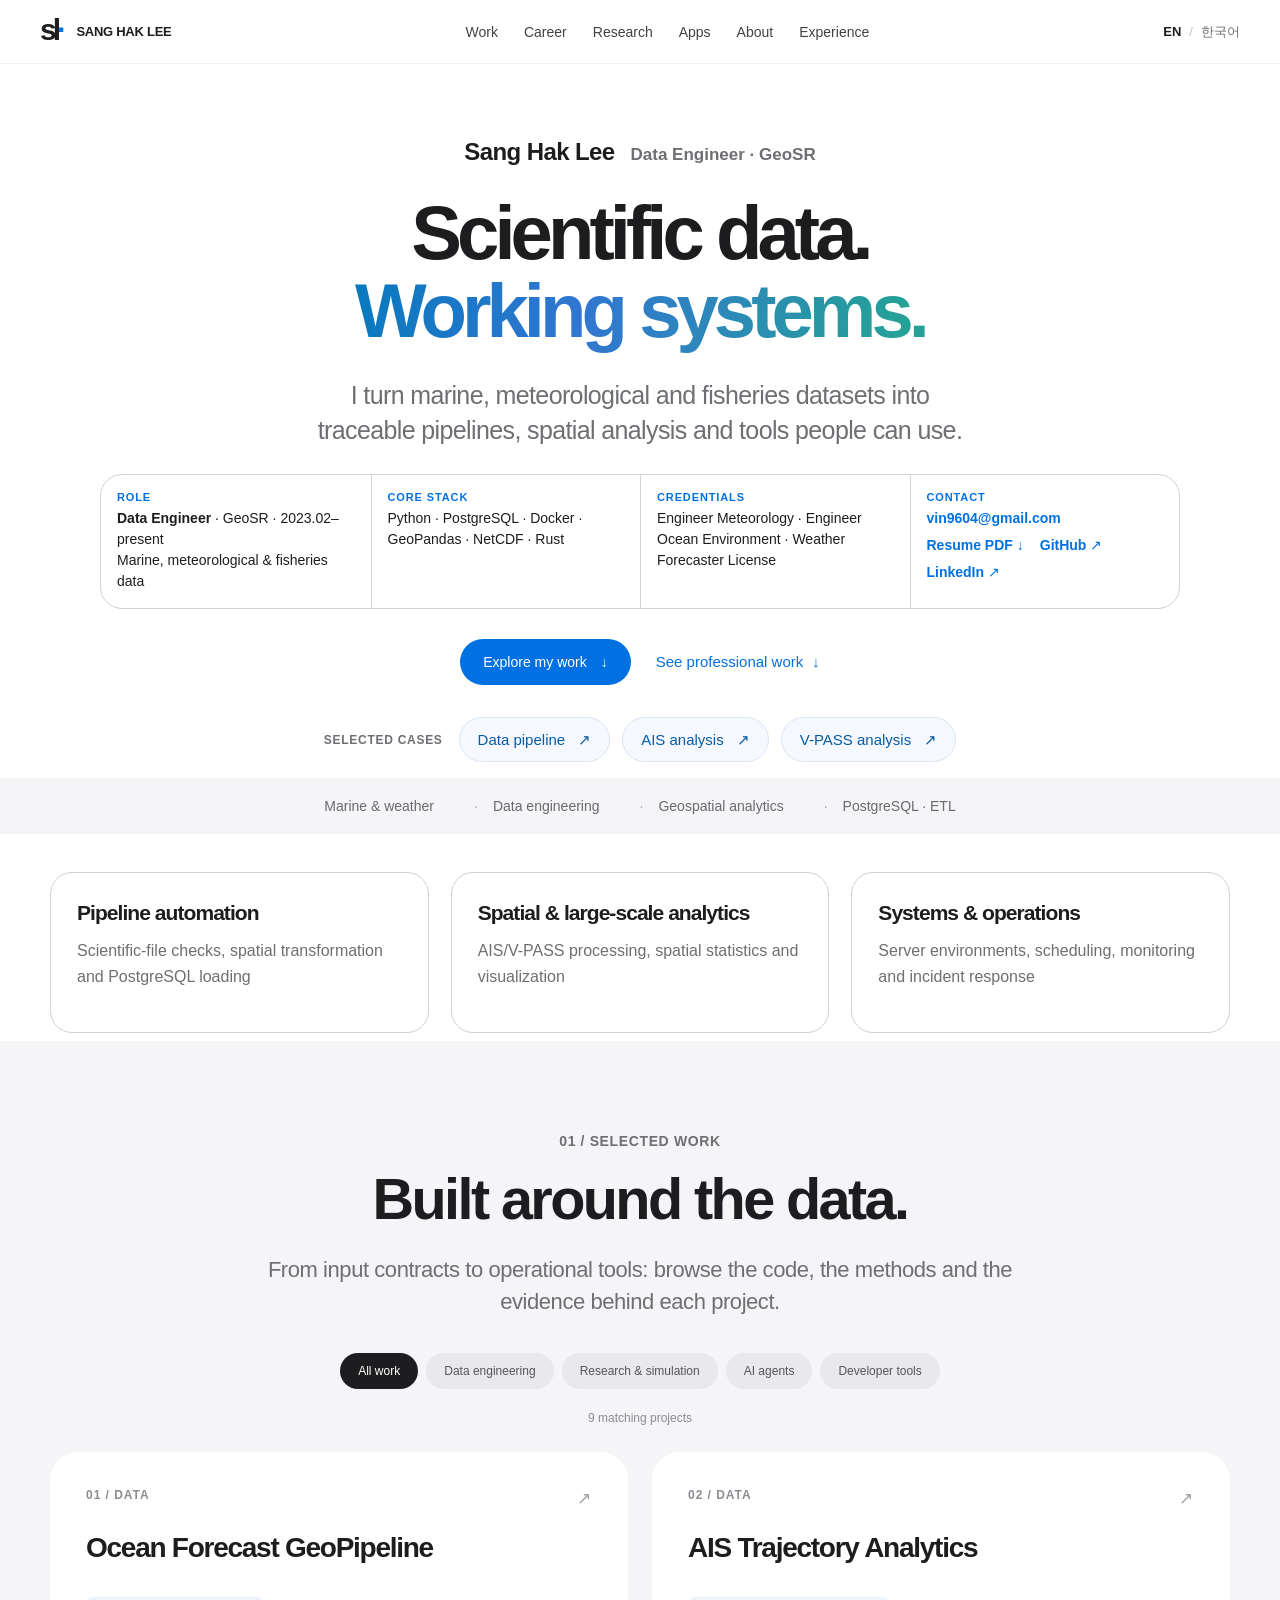
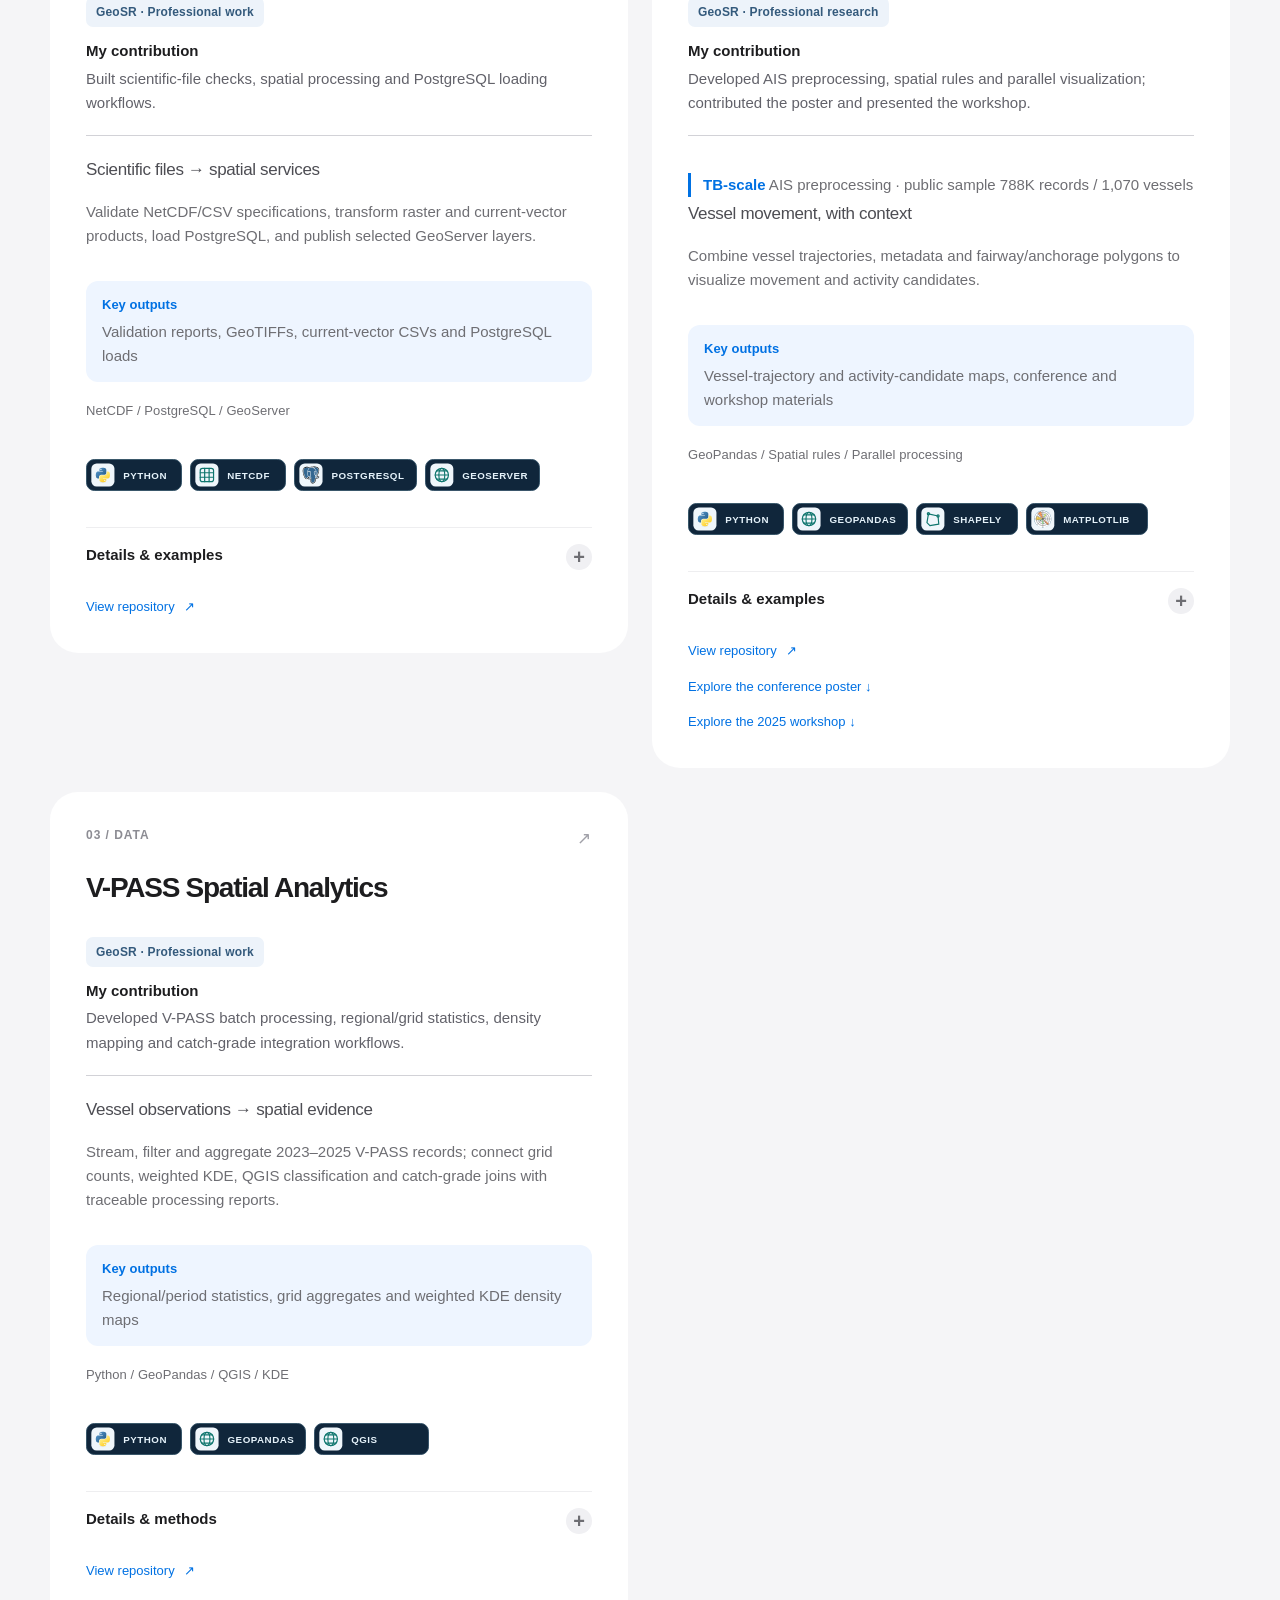
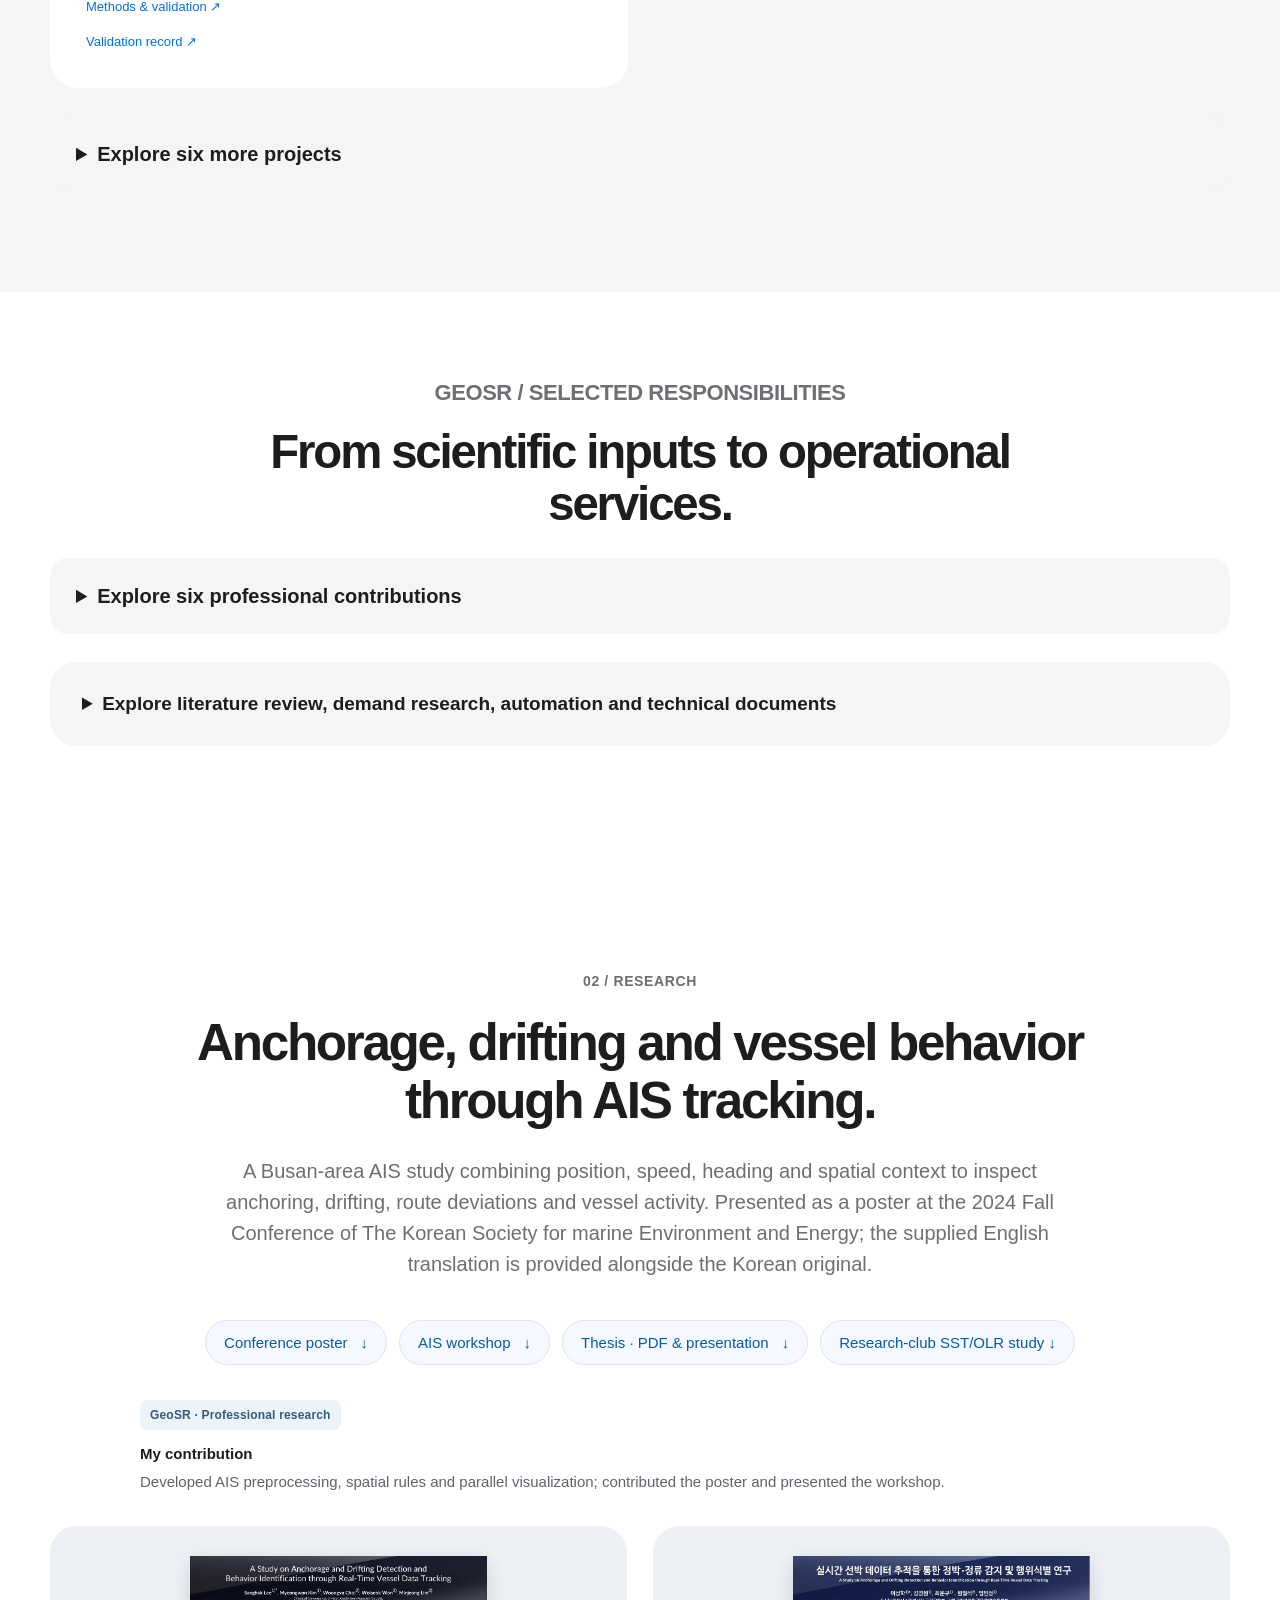
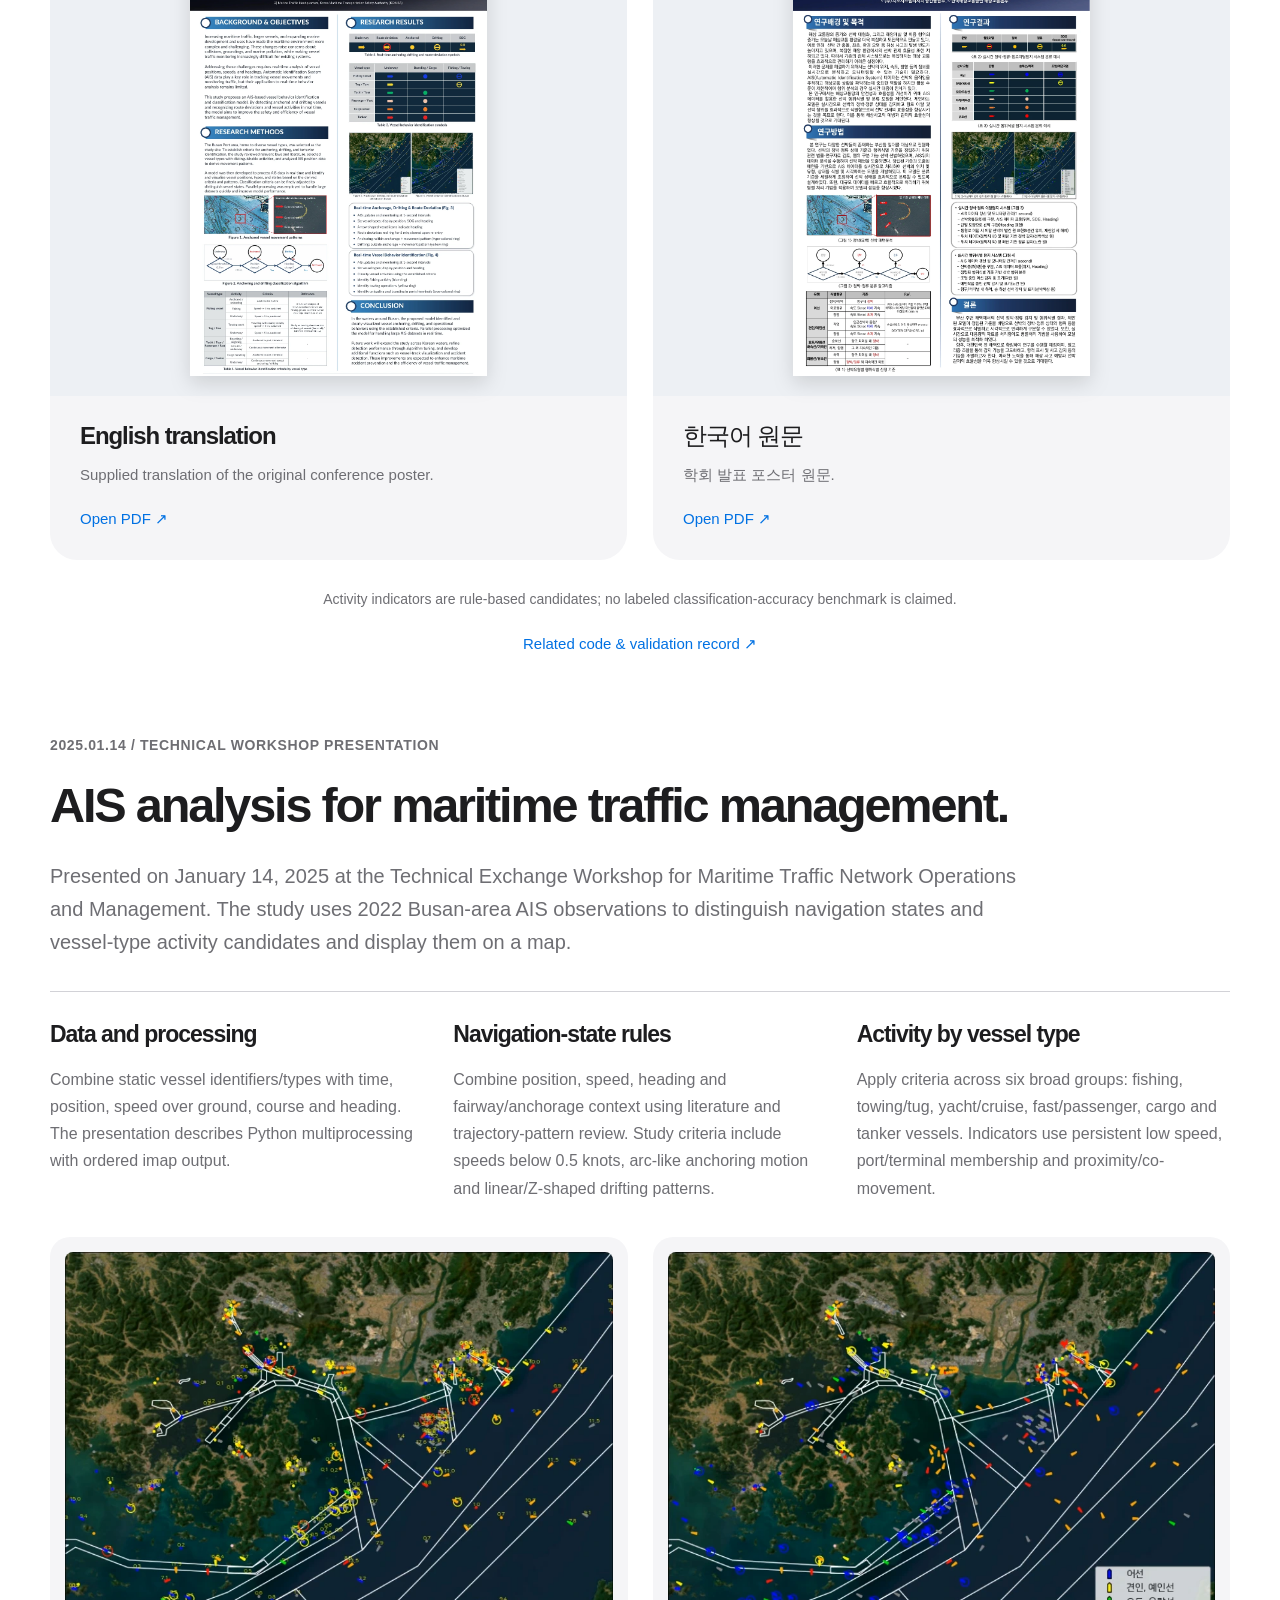
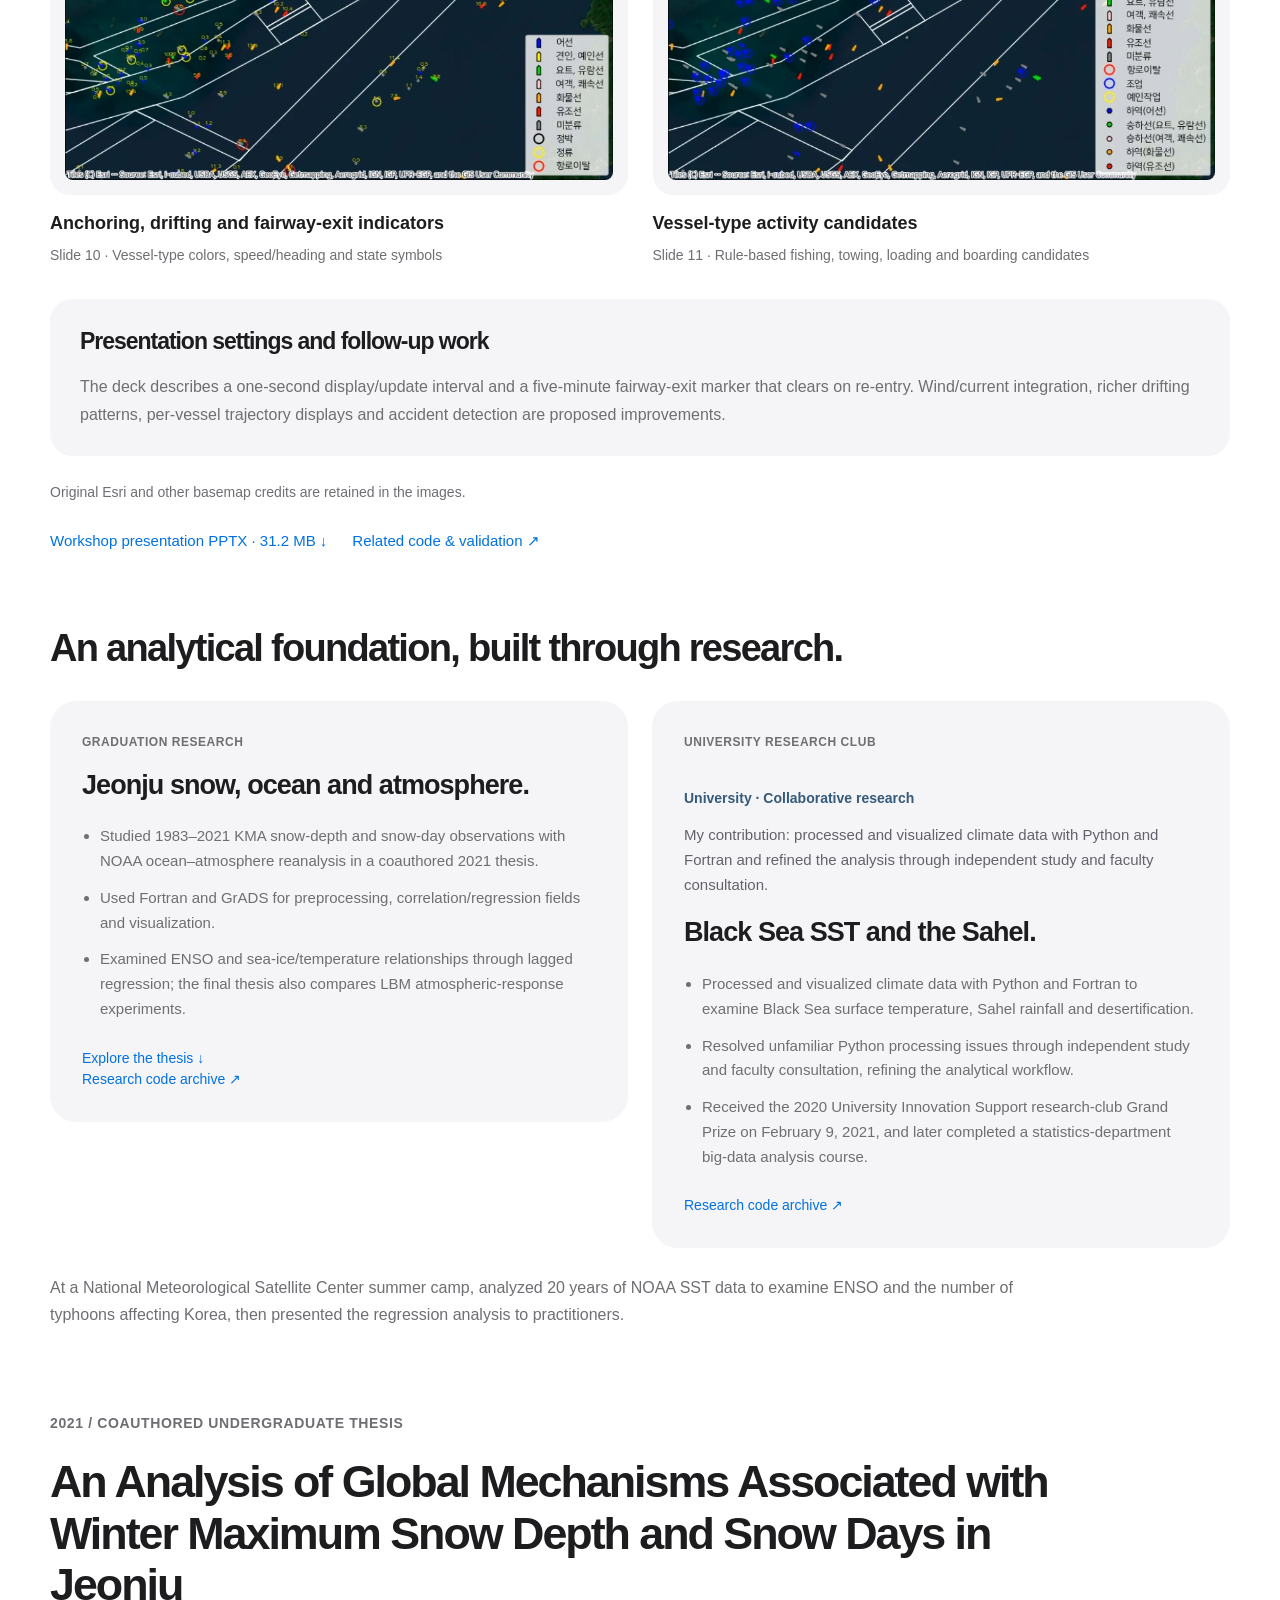
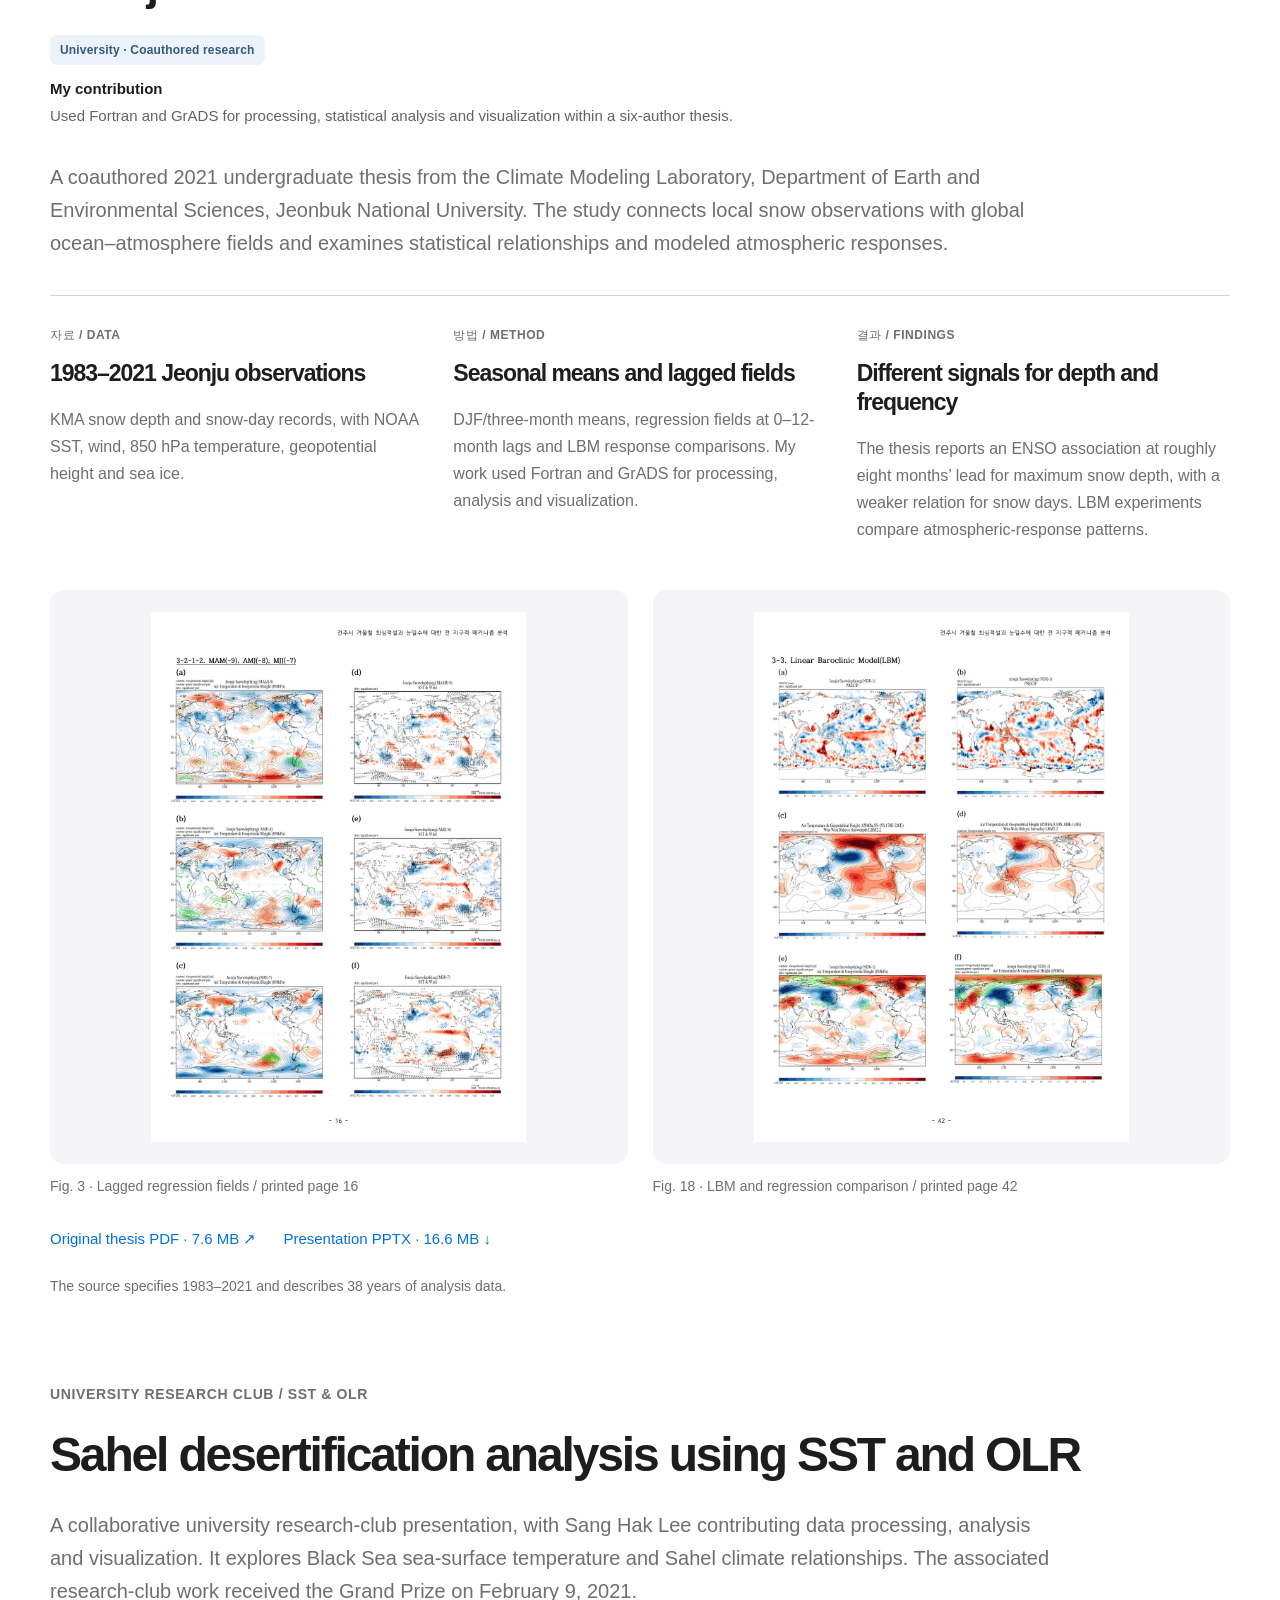
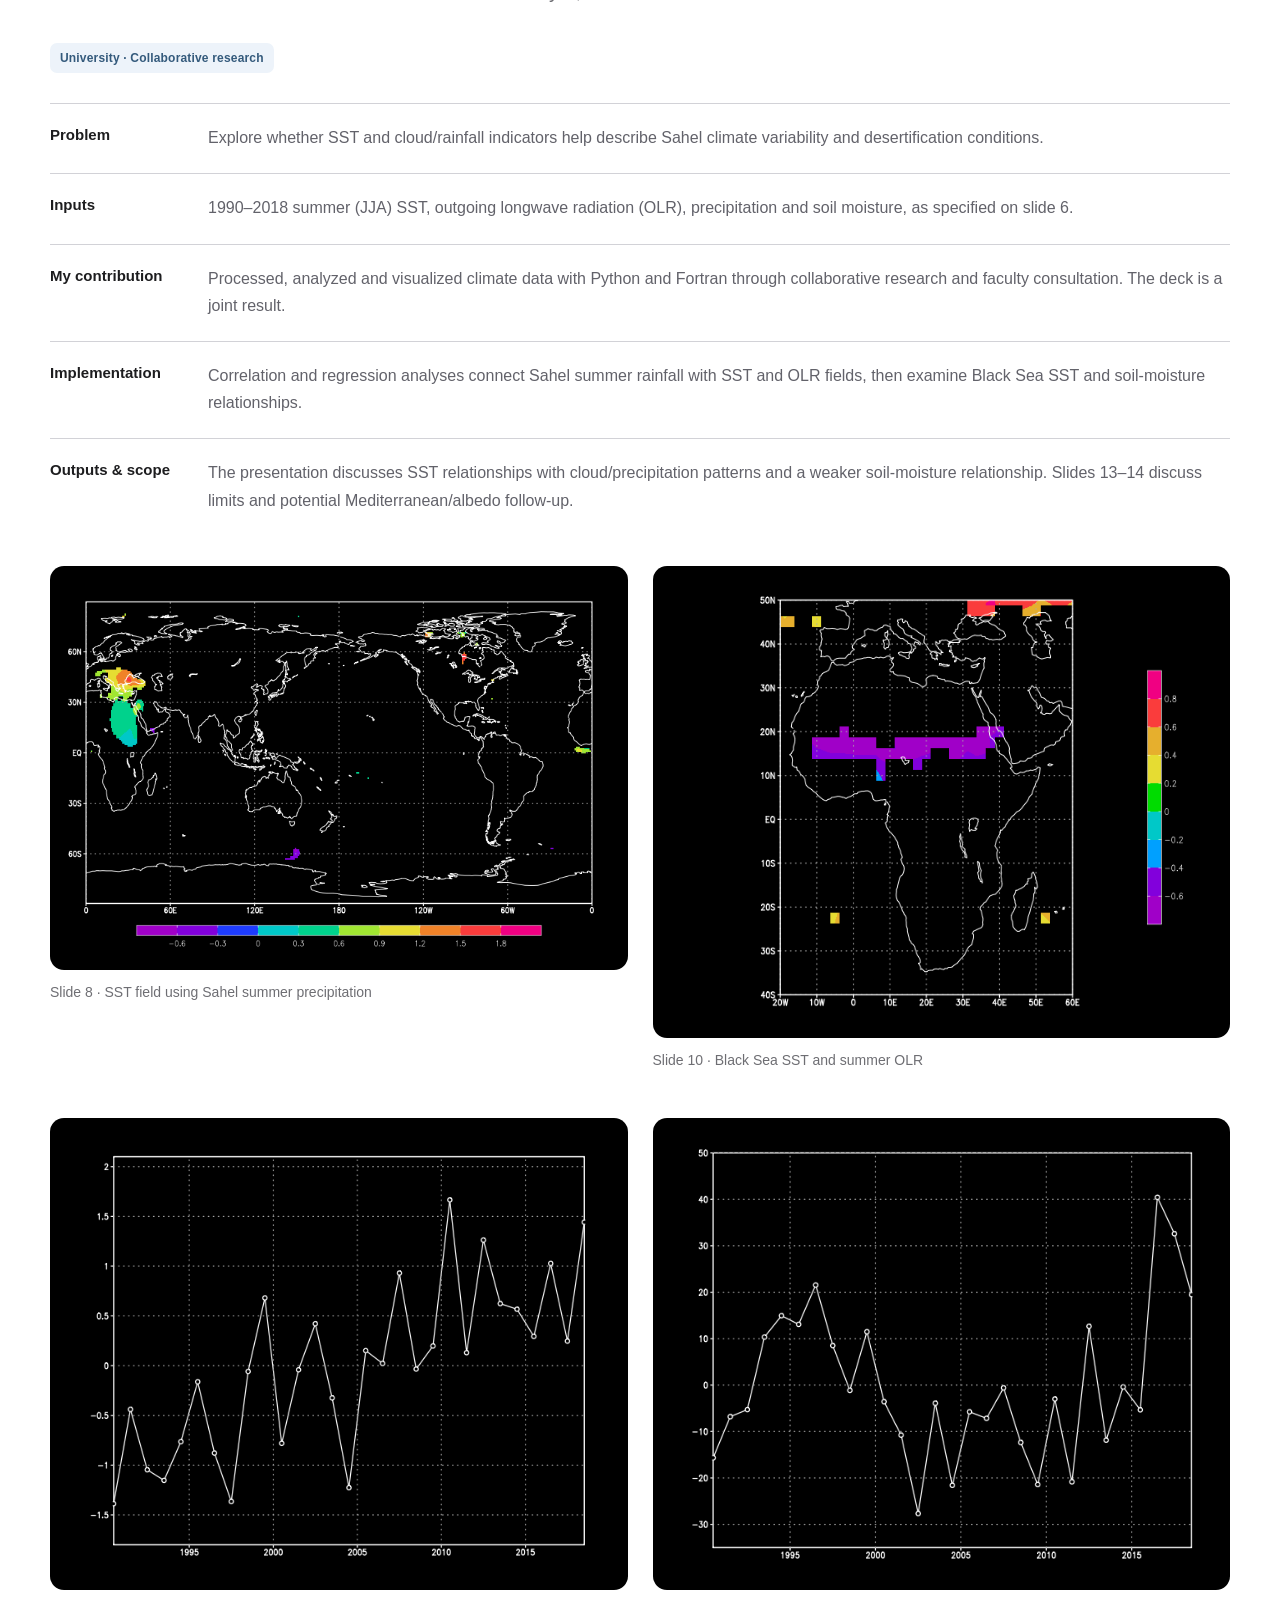
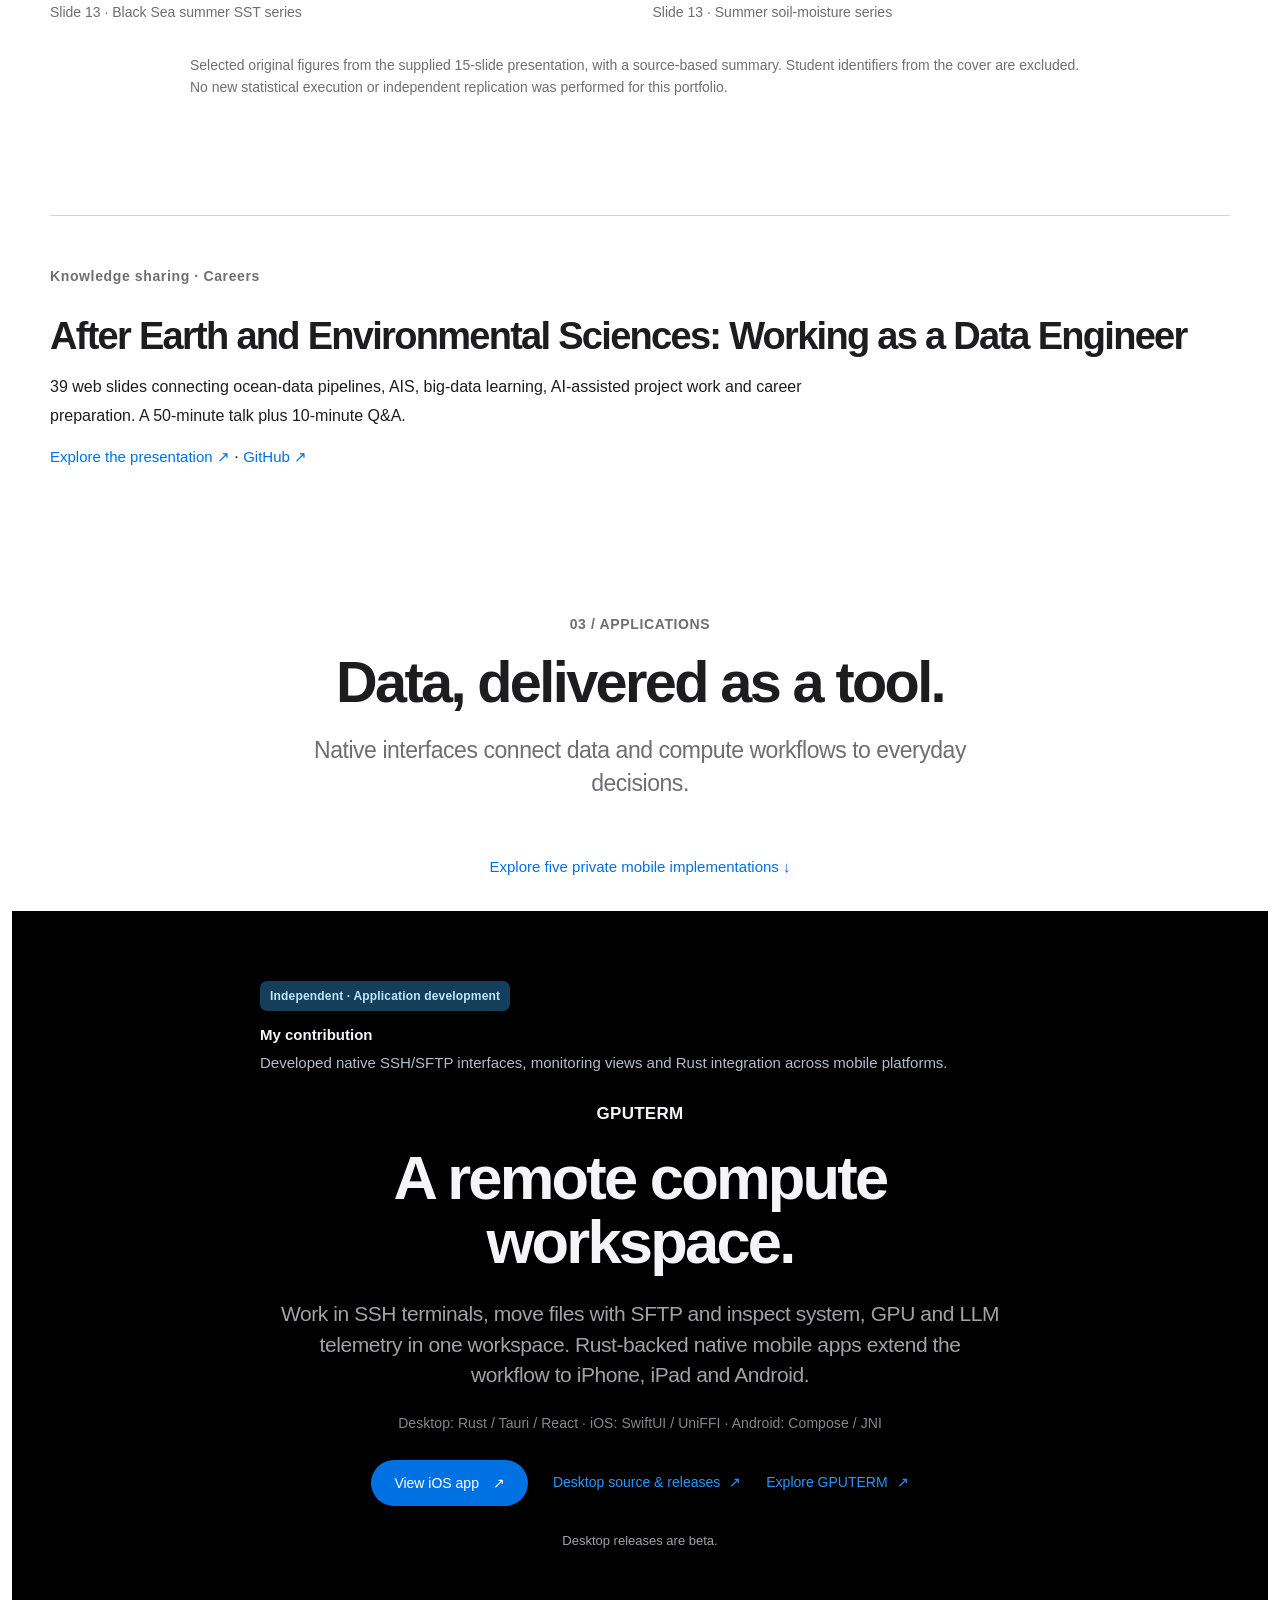
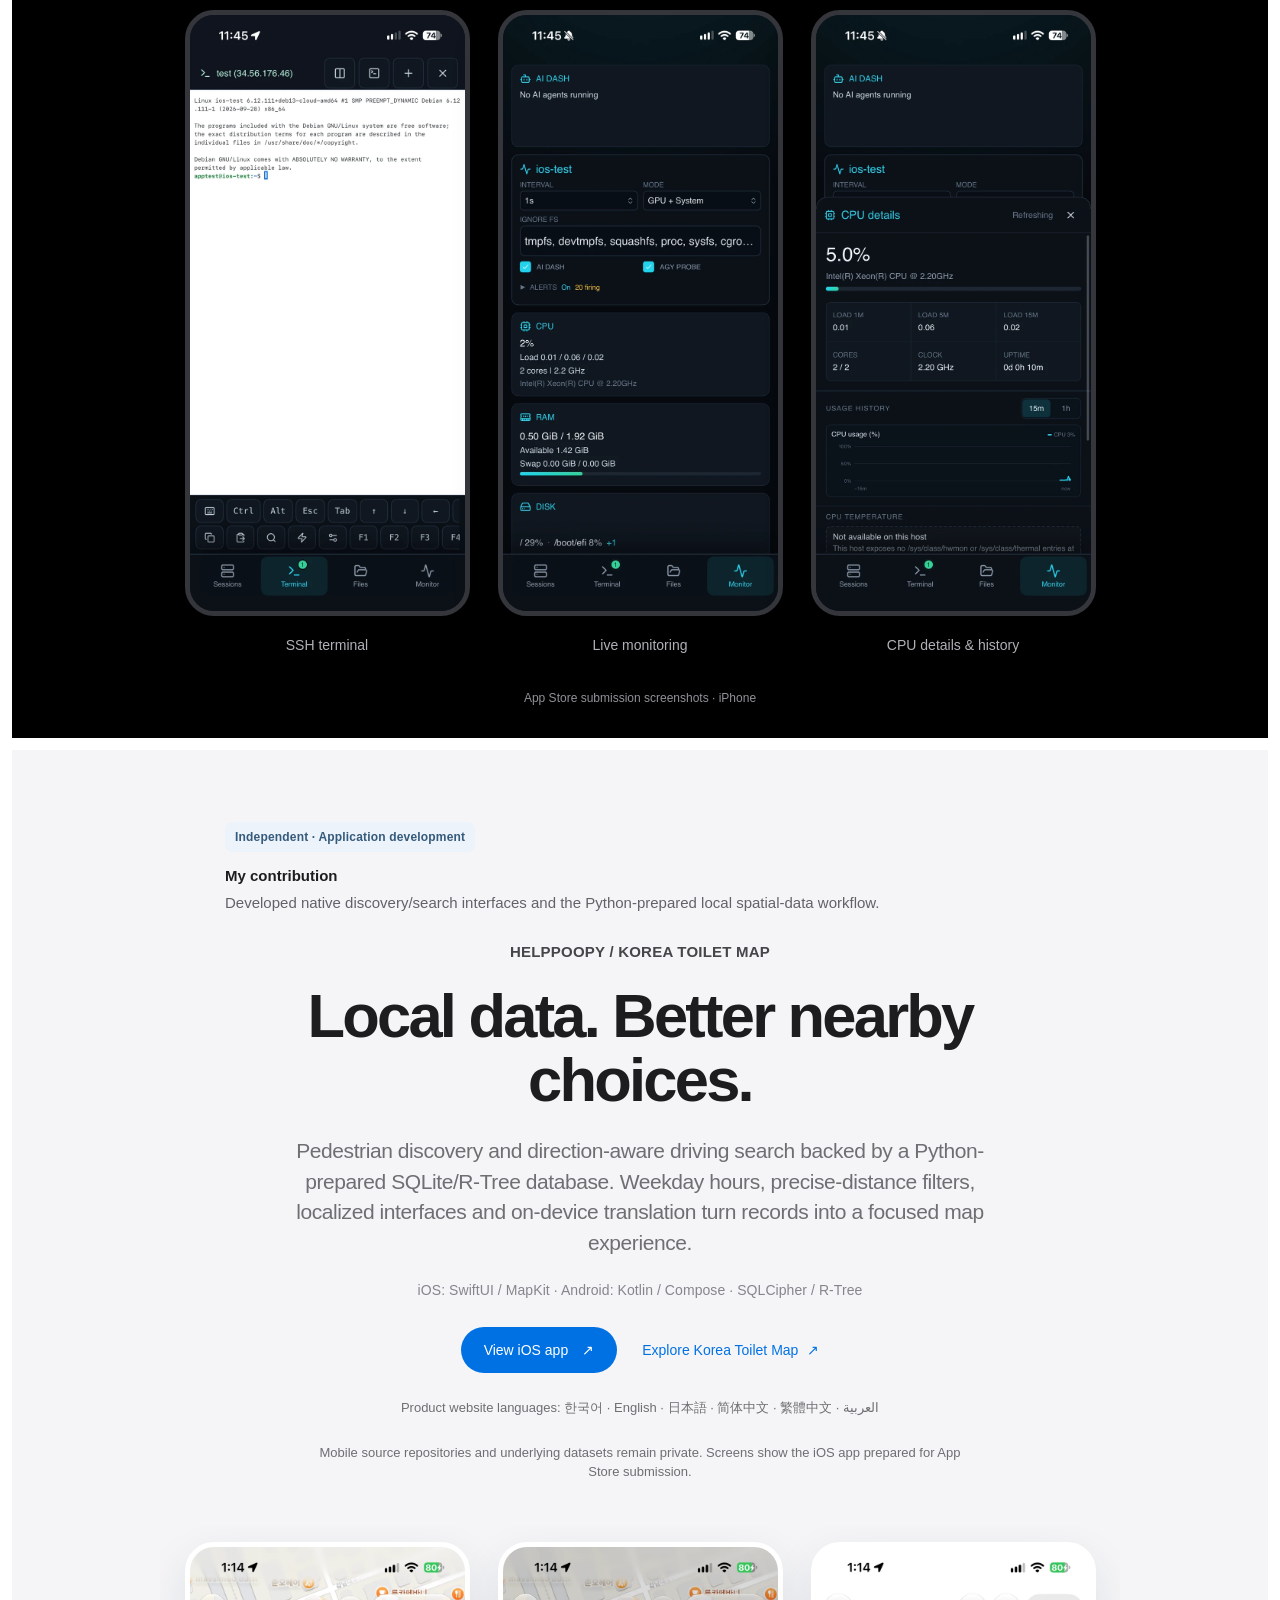
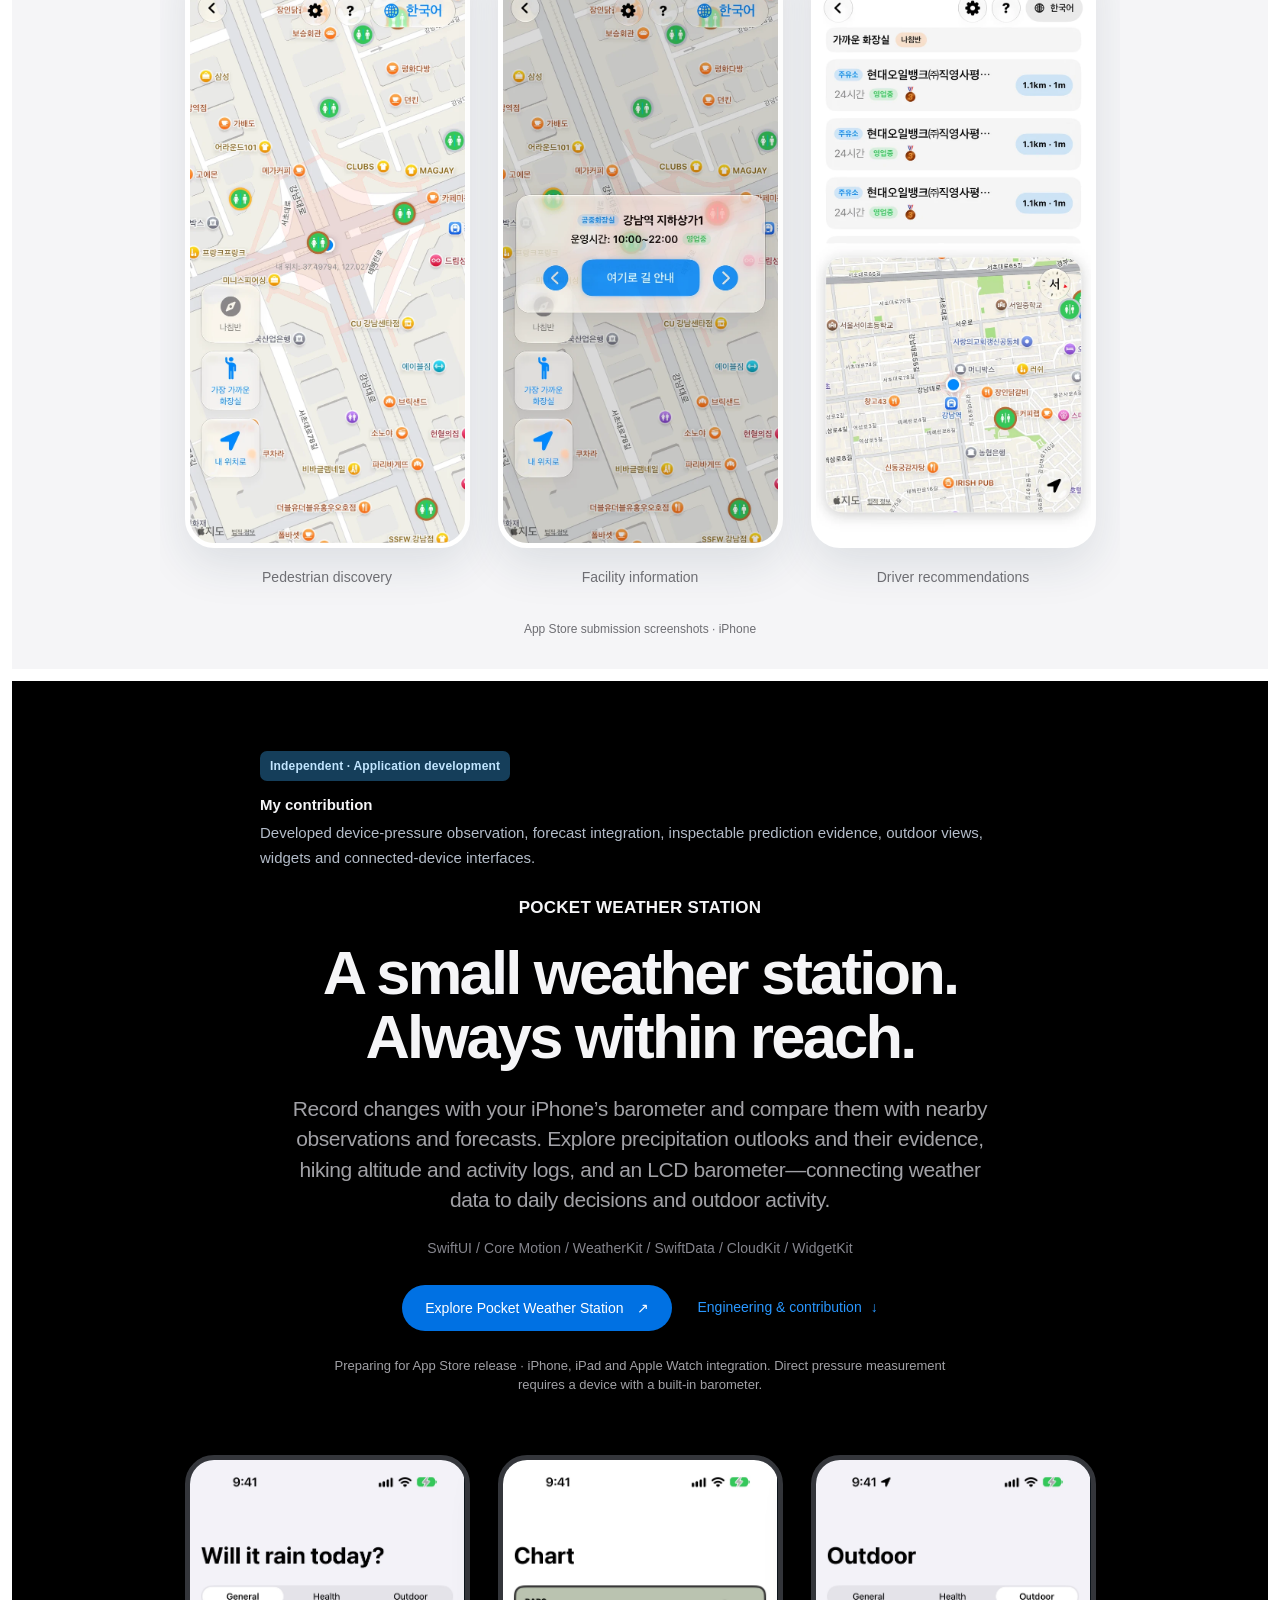
<file: index.html>
<!doctype html>
<html lang="en"><head><meta charset="utf-8"><meta name="viewport" content="width=device-width, initial-scale=1"><meta name="color-scheme" content="light"><title>Sang Hak Lee — Data Engineer & Scientific Analytics</title><meta name="description" content="Marine and meteorological data engineering, geospatial analytics, scientific workflows, AI agents and native apps by Sang Hak Lee."><link rel="canonical" href="https://fortranmentis.github.io/"><link rel="alternate" hreflang="en" href="https://fortranmentis.github.io/"><link rel="alternate" hreflang="ko" href="https://fortranmentis.github.io/ko/"><link rel="alternate" hreflang="x-default" href="https://fortranmentis.github.io/"><meta property="og:type" content="website"><meta property="og:title" content="Sang Hak Lee — Data Engineer & Scientific Analytics"><meta property="og:description" content="Marine and meteorological data engineering, geospatial analytics, scientific workflows, AI agents and native apps by Sang Hak Lee."><meta property="og:url" content="https://fortranmentis.github.io/"><meta property="og:image" content="https://fortranmentis.github.io/assets/social.png?v=20261027-2"><meta name="twitter:card" content="summary_large_image"><link rel="icon" href="assets/favicon.svg" type="image/svg+xml"><link rel="stylesheet" href="style.css?v=20261112-career-restore"><script src="script.js?v=20261112-5" defer></script></head>
<body><a class="skip" href="#main">Skip to content</a><header class="header"><a class="wordmark" href="./" aria-label="Sang Hak Lee — Home"><span class="monogram" aria-hidden="true">sl<span>·</span></span><span>SANG HAK LEE<small>DATA & SCIENTIFIC SYSTEMS</small></span></a><nav aria-label="Main navigation"><a href="#work">Work</a><a href="#career">Career</a><a href="#research">Research</a><a href="#apps">Apps</a><a href="#about">About</a><a href="#experience">Experience</a></nav><div class="language" aria-label="Language"><a href="index.html" lang="en" aria-current="page">EN</a><span>/</span><a href="ko/index.html" lang="ko">한국어</a></div></header>
<main id="main"><section class="hero wrap" aria-labelledby="hero-title"><div class="hero-copy"><p class="hero-identity"><strong>Sang Hak Lee</strong><span>Data Engineer · GeoSR</span></p><h1 id="hero-title">Scientific data.<br><em>Working systems.</em></h1><p class="intro">I turn marine, meteorological and fisheries datasets into traceable pipelines, spatial analysis and tools people can use.</p><section class="summary-band hero-summary" aria-label="Summary"><dl class="summary-grid"><div><dt>Role</dt><dd><strong>Data Engineer</strong> · GeoSR · 2023.02–present<br>Marine, meteorological &amp; fisheries data</dd></div><div><dt>Core stack</dt><dd>Python · PostgreSQL · Docker · GeoPandas · NetCDF · Rust</dd></div><div><dt>Credentials</dt><dd>Engineer Meteorology · Engineer Ocean Environment · Weather Forecaster License</dd></div><div><dt>Contact</dt><dd class="summary-links"><a href="mailto:vin9604@gmail.com">vin9604@gmail.com</a><a href="resume/resume-en.pdf" target="_blank" rel="noopener">Resume PDF ↓</a><a href="https://github.com/fortranmentis">GitHub ↗</a><a href="https://www.linkedin.com/in/sang-hak-lee-ba11a5447/">LinkedIn ↗</a></dd></div></dl></section><div class="actions"><a class="button primary" href="#work">Explore my work <span aria-hidden="true">↓</span></a><a class="text-link" href="#career">See professional work <span aria-hidden="true">↓</span></a></div><nav class="hero-cases" aria-label="Featured cases"><span>SELECTED CASES</span><a href="#pipeline">Data pipeline <span aria-hidden="true">↗</span></a><a href="#ais-workshop">AIS analysis <span aria-hidden="true">↗</span></a><a href="#vpass-spatial-analytics">V-PASS analysis <span aria-hidden="true">↗</span></a></nav></div><div class="system" role="img" aria-label="Conceptual path from scientific inputs through validation and spatial context to usable tools"><div class="system-top"><span>FROM DATA TO DECISION</span><span aria-hidden="true">[ 01 — 04 ]</span></div><svg class="system-path" viewBox="0 0 480 440" preserveAspectRatio="none" aria-hidden="true"><defs><pattern id="g" width="28" height="28" patternUnits="userSpaceOnUse"><path d="M28 0H0V28" fill="none" stroke="#35555c" stroke-width=".6"/></pattern></defs><rect width="480" height="440" fill="url(#g)"/><path d="M70 100C320 30 50 335 290 305S430 250 440 390" fill="none" stroke="#487171" stroke-width="1"/><path d="M110 105L338 180 145 275 350 355" fill="none" stroke="#7fe0c8" stroke-width="2" stroke-dasharray="5 7"/></svg><div class="node n0"><span class="node-icon" aria-hidden="true">▤</span><span>Scientific inputs</span><small>NetCDF · CSV</small></div><div class="node n1"><span class="node-icon" aria-hidden="true">⌁</span><span>Validate & transform</span><small>Python · Fortran</small></div><div class="node n2"><span class="node-icon" aria-hidden="true">⊕</span><span>Spatial context</span><small>Grid · Vector</small></div><div class="node n3"><span class="node-icon" aria-hidden="true">↗</span><span>Usable tools</span><small>API · Apps</small></div><p class="system-caption">Explicit inputs. Inspectable decisions. Useful outputs.</p></div></section>
<div class="focus-strip"><div class="wrap"><span>Marine & weather</span><span>Data engineering</span><span>Geospatial analytics</span><span>PostgreSQL · ETL</span></div></div><section class="capability-section wrap" aria-label="Core capabilities"><div class="capability-grid"><article><h3>Pipeline automation</h3><p>Scientific-file checks, spatial transformation and PostgreSQL loading</p></article><article><h3>Spatial & large-scale analytics</h3><p>AIS/V-PASS processing, spatial statistics and visualization</p></article><article><h3>Systems & operations</h3><p>Server environments, scheduling, monitoring and incident response</p></article></div></section><section id="work" class="work-section" aria-labelledby="work-title"><div class="wrap"><div class="section-heading"><div><p class="eyebrow">01 / SELECTED WORK</p><h2 id="work-title">Built around the data.</h2></div><p>From input contracts to operational tools: browse the code, the methods and the evidence behind each project.</p></div><div class="filters" role="group" aria-label="Project filters" hidden><button type="button" data-filter="all" aria-pressed="true">All work</button><button type="button" data-filter="data" aria-pressed="false">Data engineering</button><button type="button" data-filter="research" aria-pressed="false">Research & simulation</button><button type="button" data-filter="ai" aria-pressed="false">AI agents</button><button type="button" data-filter="tools" aria-pressed="false">Developer tools</button></div><p class="result-count" aria-live="polite" data-count-label="matching projects"></p><div class="project-grid"><article id="pipeline" class="project" data-category="data"><div class="project-meta"><span>01 / DATA</span><span aria-hidden="true">↗</span></div><h3><a href="https://github.com/fortranmentis/ocean-forecast-geopipeline">Ocean Forecast GeoPipeline</a></h3><div class="project-attribution"><span class="context-label">GeoSR · Professional work</span><p class="contribution"><strong>My contribution</strong> Built scientific-file checks, spatial processing and PostgreSQL loading workflows.</p></div><p class="project-headline">Scientific files → spatial services</p><p>Validate NetCDF/CSV specifications, transform raster and current-vector products, load PostgreSQL, and publish selected GeoServer layers.</p><p class="project-output"><strong>Key outputs</strong><span>Validation reports, GeoTIFFs, current-vector CSVs and PostgreSQL loads</span></p><p class="stack">NetCDF / PostgreSQL / GeoServer</p><div class="tech-badges" aria-label="Technology stack"><img src="assets/badges/python.svg" alt="Python" height="36" loading="lazy"><img src="assets/badges/netcdf.svg" alt="NetCDF" height="36" loading="lazy"><img src="assets/badges/postgresql.svg" alt="PostgreSQL" height="36" loading="lazy"><img src="assets/badges/geoserver.svg" alt="GeoServer" height="36" loading="lazy"></div><details class="project-detail"><summary>Details & examples</summary><p class="case-context">2025.06–2026.04 · Extended project period</p><div class="project-detail-body"><dl><div><dt>Problem</dt><dd>Recurring scientific products need explicit acceptance rules and traceable processing.</dd></div><div><dt>Inputs</dt><dd>Delivered NetCDF/CSV files and operator-supplied specifications.</dd></div><div><dt>My role</dt><dd>Built scientific-file checks, spatial processing and PostgreSQL loading workflows.</dd></div><div><dt>Processing & operations</dt><dd>Compare fields and dimensions, regrid/reproject rasters, derive speed and direction from U/V, and coordinate database updates.</dd></div><div><dt>Outputs & evidence</dt><dd>Field-level acceptance reports, GeoTIFFs, current-vector CSVs and selected GeoServer layers.</dd></div></dl></div></details><a class="text-link" href="https://github.com/fortranmentis/ocean-forecast-geopipeline">View repository <span aria-hidden="true">↗</span></a></article><article class="project" data-category="data"><div class="project-meta"><span>02 / DATA</span><span aria-hidden="true">↗</span></div><h3><a href="https://github.com/fortranmentis/Busan-AIS-ship-behavior-analysis">AIS Trajectory Analytics</a></h3><div class="project-attribution"><span class="context-label">GeoSR · Professional research</span><p class="contribution"><strong>My contribution</strong> Developed AIS preprocessing, spatial rules and parallel visualization; contributed the poster and presented the workshop.</p></div><p class="project-metric"><strong>TB-scale</strong> AIS preprocessing · public sample 788K records / 1,070 vessels</p><p class="project-headline">Vessel movement, with context</p><p>Combine vessel trajectories, metadata and fairway/anchorage polygons to visualize movement and activity candidates.</p><p class="project-output"><strong>Key outputs</strong><span>Vessel-trajectory and activity-candidate maps, conference and workshop materials</span></p><p class="stack">GeoPandas / Spatial rules / Parallel processing</p><div class="tech-badges" aria-label="Technology stack"><img src="assets/badges/python.svg" alt="Python" height="36" loading="lazy"><img src="assets/badges/geopandas.svg" alt="GeoPandas" height="36" loading="lazy"><img src="assets/badges/shapely.svg" alt="Shapely" height="36" loading="lazy"><img src="assets/badges/matplotlib.svg" alt="Matplotlib" height="36" loading="lazy"></div><details class="project-detail"><summary>Details & examples</summary><div class="project-detail-body"><dl><div><dt>Problem</dt><dd>Vessel movement needs spatial and temporal context to make activity candidates inspectable.</dd></div><div><dt>Inputs</dt><dd>Historical Busan AIS observations, vessel metadata and fairway/anchorage polygons.</dd></div><div><dt>My role</dt><dd>Developed AIS preprocessing, spatial rules and parallel visualization; contributed the poster and presented the workshop.</dd></div><div><dt>Processing & operations</dt><dd>Combine speed, heading, displacement and spatial membership; align time slices and render movement/activity indicators.</dd></div><div><dt>Outputs & evidence</dt><dd>Map-based time-lapse views and rule-based anchoring, drifting and activity candidates.</dd></div></dl><figure class="project-example"><a href="https://github.com/fortranmentis/Busan-AIS-ship-behavior-analysis#demo" target="_blank" rel="noopener"><img src="assets/research/ais-workshop-navigation.webp" alt="Busan AIS movement and anchoring indicators" width="862" height="832" loading="lazy"></a><figcaption>2025 workshop slide 10 · Original basemap credits retained</figcaption></figure><p class="project-boundary"><strong>Scope</strong> Rule-based activity candidates require independent confirmation.</p></div></details><a class="text-link" href="https://github.com/fortranmentis/Busan-AIS-ship-behavior-analysis">View repository <span aria-hidden="true">↗</span></a><a class="text-link poster-project-link" href="#research">Explore the conference poster ↓</a><a class="text-link poster-project-link" href="#ais-workshop">Explore the 2025 workshop ↓</a></article><article id="vpass-spatial-analytics" class="project" data-category="data"><div class="project-meta"><span>03 / DATA</span><span aria-hidden="true">↗</span></div><h3><a href="https://github.com/fortranmentis/vpass-spatial-analytic">V-PASS Spatial Analytics</a></h3><div class="project-attribution"><span class="context-label">GeoSR · Professional work</span><p class="contribution"><strong>My contribution</strong> Developed V-PASS batch processing, regional/grid statistics, density mapping and catch-grade integration workflows.</p></div><p class="project-headline">Vessel observations → spatial evidence</p><p>Stream, filter and aggregate 2023–2025 V-PASS records; connect grid counts, weighted KDE, QGIS classification and catch-grade joins with traceable processing reports.</p><p class="project-output"><strong>Key outputs</strong><span>Regional/period statistics, grid aggregates and weighted KDE density maps</span></p><p class="stack">Python / GeoPandas / QGIS / KDE</p><div class="tech-badges" aria-label="Technology stack"><img src="assets/badges/python.svg" alt="Python" height="36" loading="lazy"><img src="assets/badges/geopandas.svg" alt="GeoPandas" height="36" loading="lazy"><img src="assets/badges/qgis.svg" alt="QGIS" height="36" loading="lazy"></div><details class="project-detail"><summary>Details & methods</summary><div class="project-detail-body"><dl><div><dt>Problem</dt><dd>Turn recurring vessel observations into interpretable fisheries-related spatial statistics with explicit counting and exclusion rules.</dd></div><div><dt>Inputs</dt><dd>Locally supplied 2023–2025 V-PASS records, vessel-ID lists, regional boundaries, reference grids and existing catch grades.</dd></div><div><dt>My role</dt><dd>Developed batch and spatial workflows for record preparation, time/region summaries, grid aggregation, density analysis and grade integration.</dd></div><div><dt>Processing &amp; operations</dt><dd>Stream annual merges; apply explicit speed/vessel-ID selection; compute monthly and consecutive seasonal counts; clip regional grids, sum supplied counts, run weighted Quartic KDE and apply scoped common-break QGIS styles.</dd></div><div><dt>Outputs &amp; evidence</dt><dd>Rejected-row audits, point-to-grid assignments, count reconciliation, styled spatial layers and catch-grade joins. The public repository supplies code, data contracts, methods and validation records.</dd></div></dl></div></details><a class="text-link" href="https://github.com/fortranmentis/vpass-spatial-analytic">View repository <span aria-hidden="true">↗</span></a><a class="text-link poster-project-link" href="https://github.com/fortranmentis/vpass-spatial-analytic/blob/main/docs/METHODOLOGY.md">Methods & validation ↗</a><a class="text-link poster-project-link" href="https://github.com/fortranmentis/vpass-spatial-analytic/blob/main/docs/VALIDATION.md">Validation record ↗</a></article></div><details class="additional-projects"><summary>Explore six more projects</summary><div class="project-grid"><article class="project" data-category="research"><div class="project-meta"><span>04 / RESEARCH</span><span aria-hidden="true">↗</span></div><h3><a href="https://github.com/fortranmentis/climate-variability-analysis_Jeonbuk-National-University">Climate Variability Analysis</a></h3><div class="project-attribution"><span class="context-label">University · Coauthored research</span><p class="contribution"><strong>My contribution</strong> Used Fortran and GrADS for processing, statistical analysis and visualization within a six-author thesis.</p></div><p class="project-headline">Snow, ocean and atmosphere</p><p>Research and coursework examining snowfall, sea surface temperature, circulation and sea ice through regression, composites, EOF and time-series methods.</p><p class="stack">Fortran / GrADS / MATLAB</p><div class="tech-badges" aria-label="Technology stack"><img src="assets/badges/fortran.svg" alt="Fortran" height="36" loading="lazy"><img src="assets/badges/grads.svg" alt="GrADS" height="36" loading="lazy"><img src="assets/badges/matlab.svg" alt="MATLAB" height="36" loading="lazy"></div><details class="project-detail"><summary>Details & examples</summary><div class="project-detail-body"><dl><div><dt>Problem</dt><dd>Examine how Jeonju winter snow varies with global ocean–atmosphere conditions.</dd></div><div><dt>Inputs</dt><dd>Jeonju snow observations and NOAA ocean/atmosphere reanalysis.</dd></div><div><dt>My role</dt><dd>Used Fortran and GrADS for processing, statistical analysis and visualization within a six-author thesis.</dd></div><div><dt>Processing & operations</dt><dd>Use seasonal means and lagged regression to examine winter-snow relationships. Other coursework methods are separately archived.</dd></div><div><dt>Outputs & evidence</dt><dd>Research maps, time series and the 2021 coauthored undergraduate thesis.</dd></div></dl><figure class="project-example"><a href="#thesis" target="_blank" rel="noopener"><img src="assets/research/thesis-regression.webp" alt="Lagged regression example from the undergraduate thesis" width="1062" height="1500" loading="lazy"></a><figcaption>2021 coauthored thesis · Figure 3</figcaption></figure></div></details><a class="text-link" href="https://github.com/fortranmentis/climate-variability-analysis_Jeonbuk-National-University">View repository <span aria-hidden="true">↗</span></a></article><article class="project" data-category="data"><div class="project-meta"><span>05 / DATA</span><span aria-hidden="true">↗</span></div><h3><a href="https://github.com/fortranmentis/multi-model-grid-validator">Multi-Model Grid Validator</a></h3><div class="project-attribution"><span class="context-label">GeoSR · Professional work</span><p class="contribution"><strong>My contribution</strong> Automated eligible-grid matching and NetCDF spatial inspection for service-site review.</p></div><p class="project-headline">Find eligible model cells</p><p>Match service sites to nearby ocean, wave and atmospheric grid cells using explicit value rules and parallel searches.</p><p class="stack">Python / NetCDF / Multiprocessing</p><div class="tech-badges" aria-label="Technology stack"><img src="assets/badges/python.svg" alt="Python" height="36" loading="lazy"><img src="assets/badges/numpy.svg" alt="NumPy" height="36" loading="lazy"><img src="assets/badges/netcdf.svg" alt="NetCDF" height="36" loading="lazy"></div><details class="project-detail"><summary>Details & examples</summary><div class="project-detail-body"><dl><div><dt>Problem</dt><dd>Service locations must be matched to model cells that meet explicit data rules.</dd></div><div><dt>Inputs</dt><dd>Service-point coordinates in Excel and ocean, wave and atmospheric NetCDF grids.</dd></div><div><dt>My role</dt><dd>Automated eligible-grid matching and NetCDF spatial inspection for service-site review.</dd></div><div><dt>Processing & operations</dt><dd>Search within 40 km and screen the first up to 20 timesteps for non-WRF models; WRF uses coordinate matching.</dd></div><div><dt>Outputs & evidence</dt><dd>Nearest eligible grid indices and first-timestep sample values exported as CSV.</dd></div></dl></div></details><a class="text-link" href="https://github.com/fortranmentis/multi-model-grid-validator">View repository <span aria-hidden="true">↗</span></a></article><article class="project" data-category="data"><div class="project-meta"><span>06 / DATA</span><span aria-hidden="true">↗</span></div><h3><a href="https://github.com/fortranmentis/marine-forecast-index-stats">Marine Forecast Index Stats</a></h3><div class="project-attribution"><span class="context-label">GeoSR · Professional work</span><p class="contribution"><strong>My contribution</strong> Developed product-comparison calculations and recurring forecast-index statistical reports.</p></div><p class="project-headline">Make forecast changes inspectable</p><p>Compare service and prediction products; summarize index changes, warning differences and event days in Excel, CSV and HTML reports.</p><p class="stack">Python / pandas / Analytical reporting</p><div class="tech-badges" aria-label="Technology stack"><img src="assets/badges/python.svg" alt="Python" height="36" loading="lazy"><img src="assets/badges/pandas.svg" alt="pandas" height="36" loading="lazy"></div><details class="project-detail"><summary>Details & examples</summary><div class="project-detail-body"><dl><div><dt>Problem</dt><dd>Changes between prediction and service products need consistent grouping and reporting.</dd></div><div><dt>Inputs</dt><dd>Paired service and prediction workbooks for marine activity forecast indices.</dd></div><div><dt>My role</dt><dd>Developed product-comparison calculations and recurring forecast-index statistical reports.</dd></div><div><dt>Processing & operations</dt><dd>Compare index changes, model variables and warnings; retain activity-specific grouping and denominator rules.</dd></div><div><dt>Outputs & evidence</dt><dd>Excel, CSV and HTML summaries for forecast-change review and recurring reporting.</dd></div></dl></div></details><a class="text-link" href="https://github.com/fortranmentis/marine-forecast-index-stats">View repository <span aria-hidden="true">↗</span></a></article><article class="project" data-category="ai"><div class="project-meta"><span>07 / AI</span><span aria-hidden="true">↗</span></div><h3><a href="https://github.com/fortranmentis/marine-travel-AI-agent">Marine Travel AI Agent · 바다결</a></h3><div class="project-attribution"><span class="context-label">GeoSR · Internal technology development</span><p class="contribution"><strong>My contribution</strong> Developed public-data integration, typed agent tools and inspectable itinerary rules.</p></div><p class="project-headline">Public data → inspectable travel drafts</p><p>Tourism, marine, weather and transport evidence connected through eight typed tools. One- to three-day car or walking drafts across 29 forecast-linked scopes.</p><p class="stack">Python / FastAPI / Ollama / LangGraph</p><div class="tech-badges" aria-label="Technology stack"><img src="assets/badges/langgraph.svg" alt="langgraph" height="36" loading="lazy"><img src="assets/badges/n8n.svg" alt="n8n" height="36" loading="lazy"><img src="assets/badges/langfuse.svg" alt="langfuse" height="36" loading="lazy"><img src="assets/badges/cytoscape.svg" alt="cytoscape" height="36" loading="lazy"><img src="assets/badges/sqlite.svg" alt="sqlite" height="36" loading="lazy"><img src="assets/badges/docker.svg" alt="docker" height="36" loading="lazy"></div><details class="project-detail"><summary>Details & examples</summary><div class="project-detail-body"><dl><div><dt>Problem</dt><dd>Travel drafts need dated evidence and visible access constraints across multiple data sources.</dd></div><div><dt>Inputs</dt><dd>TourAPI tourism records, marine forecasts, weather and transport references.</dd></div><div><dt>My role</dt><dd>Developed public-data integration, typed agent tools and inspectable itinerary rules.</dd></div><div><dt>Processing & operations</dt><dd>v0.9 connects LangGraph build → validate → traveler choice → recheck → finish to deterministic Python rules. At most two rechecks preserve fixed bookings; SQLite checkpoints and revisioned plans support recovery, n8n schedules collection, and Cytoscape/Langfuse expose filtered execution events.</dd></div><div><dt>Outputs & evidence</dt><dd>Provisional one- to three-day itineraries, map views, visit replacement and PDF exports.</dd></div></dl><figure class="project-example"><a href="assets/marine-travel-langgraph.jpg" target="_blank" rel="noopener"><img src="assets/marine-travel-langgraph.jpg" alt="LangGraph traveler-choice recovery example with synthetic rain"  loading="lazy"></a><figcaption>v0.9 example · Synthetic weather, venues and routes; not live travel conditions</figcaption></figure></div></details><a class="text-link" href="https://github.com/fortranmentis/marine-travel-AI-agent">View repository <span aria-hidden="true">↗</span></a></article><article class="project" data-category="tools"><div class="project-meta"><span>08 / TOOLS</span><span aria-hidden="true">↗</span></div><h3><a href="https://github.com/fortranmentis/GPUTERM">GPUTERM</a></h3><div class="project-attribution"><span class="context-label">Independent · Application development</span><p class="contribution"><strong>My contribution</strong> Developed the desktop workspace and native mobile interfaces with shared Rust integration.</p></div><p class="project-headline">A workspace for remote compute</p><p>SSH terminals, SFTP and system/GPU telemetry, with LLM-runtime adapters and environment-dependent container and database monitoring.</p><p>Discover TensorBoard, Jupyter, MLflow, Ray and other remote web services, then open them through temporary SSH forwarding.</p><p class="stack">Rust / Tauri / React / Native mobile</p><div class="tech-badges" aria-label="Technology stack"><img src="assets/badges/rust.svg" alt="Rust" height="36" loading="lazy"><img src="assets/badges/tauri.svg" alt="Tauri" height="36" loading="lazy"><img src="assets/badges/react.svg" alt="React" height="36" loading="lazy"><img src="assets/badges/swiftui.svg" alt="SwiftUI" height="36" loading="lazy"><img src="assets/badges/compose.svg" alt="Jetpack Compose" height="36" loading="lazy"></div><details class="project-detail"><summary>Details & examples</summary><div class="project-detail-body"><dl><div><dt>Problem</dt><dd>Remote terminal, file-transfer and telemetry workflows need a connected workspace.</dd></div><div><dt>Inputs</dt><dd>Remote SSH sessions, server files and host telemetry.</dd></div><div><dt>My role</dt><dd>Developed the desktop workspace and native mobile interfaces with shared Rust integration.</dd></div><div><dt>Processing & operations</dt><dd>Combine terminal and SFTP workflows with independent monitoring; extend shared Rust functionality through native mobile interfaces.</dd></div><div><dt>Outputs & evidence</dt><dd>Desktop workspace and native mobile apps for terminal, transfer and monitoring tasks.</dd></div></dl><figure class="project-example"><a href="assets/gputerm.png" target="_blank" rel="noopener"><img src="assets/gputerm.png" alt="GPUTERM desktop terminal, files and monitoring" width="1456" height="939" loading="lazy"></a><figcaption>Desktop interface example</figcaption></figure></div></details><a class="text-link" href="https://github.com/fortranmentis/GPUTERM">View repository <span aria-hidden="true">↗</span></a></article><article class="project" data-category="research"><div class="project-meta"><span>09 / RESEARCH</span><span aria-hidden="true">↗</span></div><h3><a href="https://github.com/fortranmentis/truck-dispatch-simulator">Truck Dispatch Simulator</a></h3><div class="project-attribution"><span class="context-label">Independent · Simulation prototype</span><p class="contribution"><strong>My contribution</strong> Developed scenario inputs and stage-level scheduling calculations, with documented resource-conflict checks.</p></div><p class="project-headline">Explore dispatch scenarios</p><p>Model empty-bottle and empty trucks through fixed process stages. Inspect stage timestamps, loading groups and mean turnaround times.</p><p class="stack">Python / Tkinter / Deterministic modeling</p><div class="tech-badges" aria-label="Technology stack"><img src="assets/badges/python.svg" alt="Python" height="36" loading="lazy"></div><details class="project-detail"><summary>Details & examples</summary><div class="project-detail-body"><dl><div><dt>Problem</dt><dd>Inspect how dispatch order and intervals affect truck-stage timing under stated constraints.</dd></div><div><dt>Inputs</dt><dd>Truck sequence, fixed dispatch interval and first departure time.</dd></div><div><dt>My role</dt><dd>Developed scenario inputs and stage-level scheduling calculations, with documented resource-conflict checks.</dd></div><div><dt>Processing & operations</dt><dd>Apply explicit process durations for empty-bottle and empty trucks; inspect station occupancy and loading groups.</dd></div><div><dt>Outputs & evidence</dt><dd>Truck-level stage times, turnaround summaries and reproducible resource-conflict diagnostics.</dd></div></dl></div></details><a class="text-link" href="https://github.com/fortranmentis/truck-dispatch-simulator">View repository <span aria-hidden="true">↗</span></a></article></div></details></div></section><section id="career" class="about-section career-top" aria-label="GeoSR work"><div class="wrap"><div id="career-details" class="career-details"><div class="section-heading"><p class="eyebrow">GEOSR / SELECTED RESPONSIBILITIES</p><h3>From scientific inputs to operational services.</h3></div><details class="career-disclosure"><summary>Explore six professional contributions</summary><div class="career-case-grid"><article class="career-case"><p class="eyebrow">2025–2026 / DATA ENGINEERING</p><h4>Scientific data, end to end.</h4><p class="case-context">GeoSR · Professional contribution</p><dl class="case-facts"><div><dt>Problem</dt><dd>Recurring scientific files need consistent checks and recoverable processing.</dd></div><div><dt>Inputs</dt><dd>NetCDF and representative-value CSV files, supplied specifications and database schemas.</dd></div><div><dt>My role</dt><dd>Built offline validation, spatial-output and PostgreSQL ETL workflows; wrote specifications and test documentation.</dd></div><div><dt>Processing & operations</dt><dd>Python/Shell/Docker file monitoring; schema changes, upserts and transactions; scheduling, reprocessing and processing/error history.</dd></div><div><dt>Outputs & evidence</dt><dd>Field-level reports, GeoTIFF previews, current-vector CSVs and database updates. The related public repository documents implementation and scope.</dd></div></dl><a class="text-link" href="https://github.com/fortranmentis/ocean-forecast-geopipeline">Related project ↗</a></article><article class="career-case"><p class="eyebrow">2024 / GEOSPATIAL ANALYTICS</p><h4>AIS trajectories into explainable patterns.</h4><p class="case-context">GeoSR · Professional contribution</p><dl class="case-facts"><div><dt>Problem</dt><dd>Interpret vessel movement in context without treating heuristic labels as confirmed activity.</dd></div><div><dt>Inputs</dt><dd>Historical Busan AIS positions, speed and heading, vessel metadata and fairway/anchorage polygons.</dd></div><div><dt>My role</dt><dd>Processed trajectories and developed spatial rules, time-aligned detection and visualization; contributed the poster and delivered the workshop presentation.</dd></div><div><dt>Processing & operations</dt><dd>GeoPandas spatial recognition, multiprocessing and rule-based anchoring, drifting, route-deviation and activity indicators.</dd></div><div><dt>Outputs & evidence</dt><dd>Map examples, the 2024 conference poster and 14 January 2025 workshop deck; public-code differences are documented. Activity candidates require independent confirmation.</dd></div></dl><a class="text-link" href="https://github.com/fortranmentis/Busan-AIS-ship-behavior-analysis">Related project ↗</a></article><article id="forecast-server-operations" class="career-case"><p class="eyebrow">2024–2025 / SERVER BUILD & OPERATIONS</p><h4>Build and operate the forecast production environment.</h4><p class="case-context">GeoSR · Professional contribution</p><dl class="case-facts"><div><dt>Problem</dt><dd>Reproduce the forecast-index and ocean-condition production schedule on a new server with the required software and data connections.</dd></div><div><dt>Inputs</dt><dd>Existing computation and scheduling structures, OpenAPI/database integration requirements and production programs.</dd></div><div><dt>My role</dt><dd>Compared server/component quotes, installed and configured the server, remote access and packet filtering, and set up PostgreSQL and Python/Java runtimes.</dd></div><div><dt>Processing & operations</dt><dd>Configured Anaconda environments and production schedules; monitored output and responded to anomalies and incidents. Built a backup NAS in 2025.</dd></div><div><dt>Outputs & evidence</dt><dd>Forecast production infrastructure, daily monitoring/reporting and operational response, summarized from the 2024–2025 work reports.</dd></div></dl></article><article class="career-case"><p class="eyebrow">2023–2025 / FORECAST ANALYTICS</p><h4>Make forecast behavior inspectable.</h4><p class="case-context">GeoSR · Professional contribution</p><dl class="case-facts"><div><dt>Problem</dt><dd>Explain changes across forecast products and support recurring service review.</dd></div><div><dt>Inputs</dt><dd>Observation, forecast and service records, old/new model products, weather warnings and website/OpenAPI usage records.</dd></div><div><dt>My role</dt><dd>Performed Python/Fortran comparisons, change-factor statistics and recurring reports. Also handled server setup and operations, daily monitoring and incident response.</dd></div><div><dt>Processing & operations</dt><dd>Group by activity, location and period; summarize unusual-weather days and usage; retain the basis for report calculations.</dd></div><div><dt>Outputs & evidence</dt><dd>Monthly statistics, summaries and utilization analyses.</dd></div></dl><a class="text-link" href="https://github.com/fortranmentis/marine-forecast-index-stats">Related project ↗</a></article><article class="career-case"><p class="eyebrow">2024–2025 / FIELD TO DATA</p><h4>Connect service locations to model data.</h4><p class="case-context">GeoSR · Professional contribution</p><dl class="case-facts"><div><dt>Problem</dt><dd>Assess whether service sites can use suitable model cells and communicate review findings.</dd></div><div><dt>Inputs</dt><dd>Service-site coordinates, ocean/wave/atmosphere NetCDF grids, field observations and expert consultation.</dd></div><div><dt>My role</dt><dd>Conducted surveys and consultation for 16 sites in 2024 and 15 in 2025; automated grid matching and spatial inspection.</dd></div><div><dt>Processing & operations</dt><dd>Apply coordinate/value rules and parallel searches; support place-name geocoding and daily tide-category processing.</dd></div><div><dt>Outputs & evidence</dt><dd>Site-review findings, matching CSVs, proposals, roadmaps and service/manual documentation. Public matching code records its own parameters and limits.</dd></div></dl><a class="text-link" href="https://github.com/fortranmentis/multi-model-grid-validator">Related project ↗</a></article><article id="delivery-and-audit" class="career-case"><p class="eyebrow">2025 / REQUIREMENTS, TESTING & AUDIT</p><h4>Make the implementation reviewable.</h4><p class="case-context">GeoSR · Professional contribution</p><dl class="case-facts"><div><dt>Problem</dt><dd>Connect requirements, implementation and test procedures, and support an on-site system audit.</dd></div><div><dt>Inputs</dt><dd>Scope mappings, requirements definitions, a work breakdown structure (WBS) and pipeline implementation details.</dd></div><div><dt>My role</dt><dd>Prepared delivery plans, requirements and scheduling documents, program specifications, unit-test cases and integration-test scenarios; supported the on-site audit.</dd></div><div><dt>Processing & operations</dt><dd>Prepared weekly/monthly progress reports and meeting materials, and documented implementation and test procedures.</dd></div><div><dt>Outputs & evidence</dt><dd>Specifications, test and progress materials for review, collaboration and handover.</dd></div></dl></article></div></details><details class="career-supplement"><summary>Explore literature review, demand research, automation and technical documents</summary><h4>Fieldwork, service improvements and supporting automation</h4><dl class="case-facts"><div><dt>2023.08–2024.04 · Marine spatial monitoring</dt><dd>collected and analyzed industry indicators, including port cargo-throughput growth and cruise-berth utilization, and contributed case research and proposal writing.</dd></div><div><dt>2023 / LITERATURE & SERVICE DEMAND</dt><dd>Reviewed 62 books and other references on target species and fishing locations. Surveyed service demand across 46 local governments and 12 public institutions; examined SMS delivery and earthquake/tsunami-warning integration options.</dd></div><div><dt>2024–2025 / REPEATABLE TASKS</dt><dd>Developed a CSV-based Python/gTTS forecast-index voice demo and automated previously manual unusual-weather-day calculations. Also automated place-name geocoding, tide-category processing and model-grid searches.</dd></div><div><dt>2024–2025 / TECHNICAL COMMUNICATION</dt><dd>Prepared and submitted fisheries-resource-management and maritime-safety R&D technology-demand proposals; contributed proposals and roadmaps. Produced the digital offshore-wind site-information system user manual in 2025.</dd></div></dl></details></div></div></section>
<section id="research" class="research-section wrap" aria-labelledby="research-title"><p class="eyebrow">02 / RESEARCH</p><h2 id="research-title">Anchorage, drifting and vessel behavior through AIS tracking.</h2><p class="research-intro">A Busan-area AIS study combining position, speed, heading and spatial context to inspect anchoring, drifting, route deviations and vessel activity. Presented as a poster at the 2024 Fall Conference of The Korean Society for marine Environment and Energy; the supplied English translation is provided alongside the Korean original.</p><nav class="research-shortcuts" aria-label="Research materials"><a href="#research">Conference poster <span aria-hidden="true">↓</span></a><a href="#ais-workshop">AIS workshop <span aria-hidden="true">↓</span></a><a href="#thesis">Thesis · PDF & presentation <span aria-hidden="true">↓</span></a><a href="#sahel-research">Research-club SST/OLR study ↓</a></nav><div class="project-attribution"><span class="context-label">GeoSR · Professional research</span><p class="contribution"><strong>My contribution</strong> Developed AIS preprocessing, spatial rules and parallel visualization; contributed the poster and presented the workshop.</p></div><div class="poster-grid"><article class="poster-card"><a class="poster-preview" href="assets/research/ais-poster-en.pdf" target="_blank" rel="noopener" aria-label="English translation PDF"><img src="assets/research/ais-poster-en.webp" alt="English translation — AIS anchoring, drifting and behavior study" width="990" height="1400" loading="lazy"></a><div class="poster-copy"><h3>English translation</h3><p>Supplied translation of the original conference poster.</p><a class="text-link" href="assets/research/ais-poster-en.pdf" target="_blank" rel="noopener">Open PDF ↗</a></div></article><article class="poster-card"><a class="poster-preview" href="assets/research/ais-poster-ko.pdf" target="_blank" rel="noopener" aria-label="한국어 원문 PDF"><img src="assets/research/ais-poster-ko.webp" alt="한국어 원문 — AIS anchoring, drifting and behavior study" width="990" height="1400" loading="lazy"></a><div class="poster-copy"><h3>한국어 원문</h3><p>학회 발표 포스터 원문.</p><a class="text-link" href="assets/research/ais-poster-ko.pdf" target="_blank" rel="noopener">Open PDF ↗</a></div></article></div><p class="research-note">Activity indicators are rule-based candidates; no labeled classification-accuracy benchmark is claimed.</p><a class="text-link" href="https://github.com/fortranmentis/Busan-AIS-ship-behavior-analysis">Related code & validation record ↗</a><article id="ais-workshop" class="ais-workshop" aria-labelledby="ais-workshop-title"><p class="eyebrow">2025.01.14 / TECHNICAL WORKSHOP PRESENTATION</p><h3 id="ais-workshop-title">AIS analysis for maritime traffic management.</h3><p class="workshop-intro">Presented on January 14, 2025 at the Technical Exchange Workshop for Maritime Traffic Network Operations and Management. The study uses 2022 Busan-area AIS observations to distinguish navigation states and vessel-type activity candidates and display them on a map.</p><div class="workshop-methods"><div><h4>Data and processing</h4><p>Combine static vessel identifiers/types with time, position, speed over ground, course and heading. The presentation describes Python multiprocessing with ordered imap output.</p></div><div><h4>Navigation-state rules</h4><p>Combine position, speed, heading and fairway/anchorage context using literature and trajectory-pattern review. Study criteria include speeds below 0.5 knots, arc-like anchoring motion and linear/Z-shaped drifting patterns.</p></div><div><h4>Activity by vessel type</h4><p>Apply criteria across six broad groups: fishing, towing/tug, yacht/cruise, fast/passenger, cargo and tanker vessels. Indicators use persistent low speed, port/terminal membership and proximity/co-movement.</p></div></div><div class="workshop-gallery"><figure><a href="assets/research/ais-workshop-navigation.webp" target="_blank" rel="noopener"><img src="assets/research/ais-workshop-navigation.webp" alt="Anchoring, drifting and fairway-exit indicators" width="862" height="832" loading="lazy"></a><figcaption><strong>Anchoring, drifting and fairway-exit indicators</strong><span>Slide 10 · Vessel-type colors, speed/heading and state symbols</span></figcaption></figure><figure><a href="assets/research/ais-workshop-activities.webp" target="_blank" rel="noopener"><img src="assets/research/ais-workshop-activities.webp" alt="Vessel-type activity candidates" width="824" height="795" loading="lazy"></a><figcaption><strong>Vessel-type activity candidates</strong><span>Slide 11 · Rule-based fishing, towing, loading and boarding candidates</span></figcaption></figure></div><div class="workshop-followup"><h4>Presentation settings and follow-up work</h4><p>The deck describes a one-second display/update interval and a five-minute fairway-exit marker that clears on re-entry. Wind/current integration, richer drifting patterns, per-vessel trajectory displays and accident detection are proposed improvements.</p></div><p class="workshop-note">Original Esri and other basemap credits are retained in the images.</p><div class="workshop-links"><a class="text-link" href="assets/research/ais-workshop-2025.pptx">Workshop presentation PPTX · 31.2 MB ↓</a><a class="text-link" href="https://github.com/fortranmentis/Busan-AIS-ship-behavior-analysis">Related code & validation ↗</a></div></article><div class="academic-studies"><h3>An analytical foundation, built through research.</h3><div class="career-case-grid"><article class="career-case"><p class="eyebrow">GRADUATION RESEARCH</p><h4>Jeonju snow, ocean and atmosphere.</h4><ul><li>Studied 1983–2021 KMA snow-depth and snow-day observations with NOAA ocean–atmosphere reanalysis in a coauthored 2021 thesis.</li><li>Used Fortran and GrADS for preprocessing, correlation/regression fields and visualization.</li><li>Examined ENSO and sea-ice/temperature relationships through lagged regression; the final thesis also compares LBM atmospheric-response experiments.</li></ul><a class="text-link" href="#thesis">Explore the thesis ↓</a><a class="text-link" href="https://github.com/fortranmentis/climate-variability-analysis_Jeonbuk-National-University">Research code archive ↗</a></article><article class="career-case"><p class="eyebrow">UNIVERSITY RESEARCH CLUB</p><p class="case-context">University · Collaborative research</p><p class="contribution">My contribution: processed and visualized climate data with Python and Fortran and refined the analysis through independent study and faculty consultation.</p><h4>Black Sea SST and the Sahel.</h4><ul><li>Processed and visualized climate data with Python and Fortran to examine Black Sea surface temperature, Sahel rainfall and desertification.</li><li>Resolved unfamiliar Python processing issues through independent study and faculty consultation, refining the analytical workflow.</li><li>Received the 2020 University Innovation Support research-club Grand Prize on February 9, 2021, and later completed a statistics-department big-data analysis course.</li></ul><a class="text-link" href="https://github.com/fortranmentis/climate-variability-analysis_Jeonbuk-National-University">Research code archive ↗</a></article></div><p class="camp-note">At a National Meteorological Satellite Center summer camp, analyzed 20 years of NOAA SST data to examine ENSO and the number of typhoons affecting Korea, then presented the regression analysis to practitioners.</p></div><article id="thesis" class="thesis-study" aria-labelledby="thesis-title"><p class="eyebrow">2021 / COAUTHORED UNDERGRADUATE THESIS</p><h3 id="thesis-title">An Analysis of Global Mechanisms Associated with Winter Maximum Snow Depth and Snow Days in Jeonju</h3><div class="project-attribution"><span class="context-label">University · Coauthored research</span><p class="contribution"><strong>My contribution</strong> Used Fortran and GrADS for processing, statistical analysis and visualization within a six-author thesis.</p></div><p class="thesis-lead">A coauthored 2021 undergraduate thesis from the Climate Modeling Laboratory, Department of Earth and Environmental Sciences, Jeonbuk National University. The study connects local snow observations with global ocean–atmosphere fields and examines statistical relationships and modeled atmospheric responses.</p><div class="thesis-methods"><div><p class="eyebrow">자료 / DATA</p><h4>1983–2021 Jeonju observations</h4><p>KMA snow depth and snow-day records, with NOAA SST, wind, 850 hPa temperature, geopotential height and sea ice.</p></div><div><p class="eyebrow">방법 / METHOD</p><h4>Seasonal means and lagged fields</h4><p>DJF/three-month means, regression fields at 0–12-month lags and LBM response comparisons. My work used Fortran and GrADS for processing, analysis and visualization.</p></div><div><p class="eyebrow">결과 / FINDINGS</p><h4>Different signals for depth and frequency</h4><p>The thesis reports an ENSO association at roughly eight months’ lead for maximum snow depth, with a weaker relation for snow days. LBM experiments compare atmospheric-response patterns.</p></div></div><div class="thesis-figures"><figure class="project-example"><a href="assets/research/jeonju-snow-thesis-2021.pdf#page=18" target="_blank" rel="noopener"><img src="assets/research/thesis-regression.webp" alt="Thesis Figure 3: regression fields at 7–9-month lags" width="1062" height="1500" loading="lazy"></a><figcaption>Fig. 3 · Lagged regression fields / printed page 16</figcaption></figure><figure class="project-example"><a href="assets/research/jeonju-snow-thesis-2021.pdf#page=44" target="_blank" rel="noopener"><img src="assets/research/thesis-lbm.webp" alt="Thesis Figure 18: LBM responses and regression-field comparisons" width="1062" height="1500" loading="lazy"></a><figcaption>Fig. 18 · LBM and regression comparison / printed page 42</figcaption></figure></div><div class="thesis-links"><a class="text-link" target="_blank" rel="noopener" href="assets/research/jeonju-snow-thesis-2021.pdf">Original thesis PDF · 7.6 MB ↗</a><a class="text-link" href="assets/research/jeonju-snow-presentation-2021.pptx">Presentation PPTX · 16.6 MB ↓</a></div><p class="thesis-note">The source specifies 1983–2021 and describes 38 years of analysis data.</p></article><article id="sahel-research" class="sahel-study" aria-labelledby="sahel-title"><p class="eyebrow">UNIVERSITY RESEARCH CLUB / SST &amp; OLR</p><h3 id="sahel-title">Sahel desertification analysis using SST and OLR</h3><p class="thesis-lead">A collaborative university research-club presentation, with Sang Hak Lee contributing data processing, analysis and visualization. It explores Black Sea sea-surface temperature and Sahel climate relationships. The associated research-club work received the Grand Prize on February 9, 2021.</p><span class="context-label">University · Collaborative research</span><dl class="case-facts"><div><dt>Problem</dt><dd>Explore whether SST and cloud/rainfall indicators help describe Sahel climate variability and desertification conditions.</dd></div><div><dt>Inputs</dt><dd>1990–2018 summer (JJA) SST, outgoing longwave radiation (OLR), precipitation and soil moisture, as specified on slide 6.</dd></div><div><dt>My contribution</dt><dd>Processed, analyzed and visualized climate data with Python and Fortran through collaborative research and faculty consultation. The deck is a joint result.</dd></div><div><dt>Implementation</dt><dd>Correlation and regression analyses connect Sahel summer rainfall with SST and OLR fields, then examine Black Sea SST and soil-moisture relationships.</dd></div><div><dt>Outputs & scope</dt><dd>The presentation discusses SST relationships with cloud/precipitation patterns and a weaker soil-moisture relationship. Slides 13–14 discuss limits and potential Mediterranean/albedo follow-up.</dd></div></dl><div class="sahel-figures"><figure class="project-example"><a href="assets/research/sahel-sst-precipitation.png" target="_blank" rel="noopener"><img src="assets/research/sahel-sst-precipitation.png" alt="Slide 8 · SST field using Sahel summer precipitation" loading="lazy"></a><figcaption>Slide 8 · SST field using Sahel summer precipitation</figcaption></figure><figure class="project-example"><a href="assets/research/sahel-sst-olr.png" target="_blank" rel="noopener"><img src="assets/research/sahel-sst-olr.png" alt="Slide 10 · Black Sea SST and summer OLR" loading="lazy"></a><figcaption>Slide 10 · Black Sea SST and summer OLR</figcaption></figure><figure class="project-example"><a href="assets/research/sahel-black-sea-sst-series.png" target="_blank" rel="noopener"><img src="assets/research/sahel-black-sea-sst-series.png" alt="Slide 13 · Black Sea summer SST series" loading="lazy"></a><figcaption>Slide 13 · Black Sea summer SST series</figcaption></figure><figure class="project-example"><a href="assets/research/sahel-soil-moisture-series.png" target="_blank" rel="noopener"><img src="assets/research/sahel-soil-moisture-series.png" alt="Slide 13 · Summer soil-moisture series" loading="lazy"></a><figcaption>Slide 13 · Summer soil-moisture series</figcaption></figure></div><p class="research-note">Selected original figures from the supplied 15-slide presentation, with a source-based summary. Student identifiers from the cover are excluded. No new statistical execution or independent replication was performed for this portfolio.</p></article></section>
<section class="seminar-update wrap" aria-labelledby="seminar-title"><p class="eyebrow">Knowledge sharing · Careers</p><h3 id="seminar-title">After Earth and Environmental Sciences: Working as a Data Engineer</h3><p>39 web slides connecting ocean-data pipelines, AIS, big-data learning, AI-assisted project work and career preparation. A 50-minute talk plus 10-minute Q&A.</p><a class="text-link" href="https://fortranmentis.github.io/Jeonbuk-National-University-Employment-Seminar/">Explore the presentation ↗</a> · <a class="text-link" href="https://github.com/fortranmentis/Jeonbuk-National-University-Employment-Seminar">GitHub ↗</a></section><section id="apps" class="apps-section wrap" aria-labelledby="apps-title"><p class="eyebrow">03 / APPLICATIONS</p><h2 id="apps-title">Data, delivered as a tool.</h2><p class="section-intro">Native interfaces connect data and compute workflows to everyday decisions.</p><p class="private-jump"><a class="text-link" href="#private-projects">Explore five private mobile implementations ↓</a></p><article class="app"><div class="app-media"><p class="gallery-hint">Swipe to explore the screens →</p><div id="gputerm-screens" class="store-gallery" role="region" aria-label="App Store submission screenshots" tabindex="0"><figure class="store-shot"><a href="assets/app-store/gputerm-terminal.webp" target="_blank" rel="noopener" aria-label="SSH terminal — view larger"><img src="assets/app-store/gputerm-terminal.webp" alt="GPUTERM — SSH terminal" width="720" height="1561" loading="lazy"></a><figcaption>SSH terminal</figcaption></figure><figure class="store-shot"><a href="assets/app-store/gputerm-monitor.webp" target="_blank" rel="noopener" aria-label="Live monitoring — view larger"><img src="assets/app-store/gputerm-monitor.webp" alt="GPUTERM — Live monitoring" width="720" height="1561" loading="lazy"></a><figcaption>Live monitoring</figcaption></figure><figure class="store-shot"><a href="assets/app-store/gputerm-details.webp" target="_blank" rel="noopener" aria-label="CPU details & history — view larger"><img src="assets/app-store/gputerm-details.webp" alt="GPUTERM — CPU details & history" width="720" height="1561" loading="lazy"></a><figcaption>CPU details & history</figcaption></figure></div><p class="store-source">App Store submission screenshots · iPhone</p></div><div class="app-copy"><div class="project-attribution"><span class="context-label">Independent · Application development</span><p class="contribution"><strong>My contribution</strong> Developed native SSH/SFTP interfaces, monitoring views and Rust integration across mobile platforms.</p></div><p class="eyebrow">GPUTERM</p><h3>A remote compute workspace.</h3><p>Work in SSH terminals, move files with SFTP and inspect system, GPU and LLM telemetry in one workspace. Rust-backed native mobile apps extend the workflow to iPhone, iPad and Android.</p><p class="stack">Desktop: Rust / Tauri / React · iOS: SwiftUI / UniFFI · Android: Compose / JNI</p><div class="actions"><a class="button primary" href="https://apps.apple.com/app/gputerm/id6824499888">View iOS app <span aria-hidden="true">↗</span></a><a class="text-link" href="https://github.com/fortranmentis/GPUTERM">Desktop source & releases <span aria-hidden="true">↗</span></a><a class="text-link" href="https://fortranmentis.github.io/GPUTERM/">Explore GPUTERM <span aria-hidden="true">↗</span></a></div><p class="caption">Desktop releases are beta.</p></div></article><article class="app app-reverse"><div class="app-media"><p class="gallery-hint">Swipe to explore the screens →</p><div id="toilet-screens" class="store-gallery" role="region" aria-label="App Store submission screenshots" tabindex="0"><figure class="store-shot"><a href="assets/app-store/toilet-map.webp" target="_blank" rel="noopener" aria-label="Pedestrian discovery — view larger"><img src="assets/app-store/toilet-map.webp" alt="Korea Toilet Map — Pedestrian discovery" width="720" height="1561" loading="lazy"></a><figcaption>Pedestrian discovery</figcaption></figure><figure class="store-shot"><a href="assets/app-store/toilet-detail.webp" target="_blank" rel="noopener" aria-label="Facility information — view larger"><img src="assets/app-store/toilet-detail.webp" alt="Korea Toilet Map — Facility information" width="720" height="1561" loading="lazy"></a><figcaption>Facility information</figcaption></figure><figure class="store-shot"><a href="assets/app-store/toilet-driver.webp" target="_blank" rel="noopener" aria-label="Driver recommendations — view larger"><img src="assets/app-store/toilet-driver.webp" alt="Korea Toilet Map — Driver recommendations" width="720" height="1561" loading="lazy"></a><figcaption>Driver recommendations</figcaption></figure></div><p class="store-source">App Store submission screenshots · iPhone</p></div><div class="app-copy"><div class="project-attribution"><span class="context-label">Independent · Application development</span><p class="contribution"><strong>My contribution</strong> Developed native discovery/search interfaces and the Python-prepared local spatial-data workflow.</p></div><p class="eyebrow">HELPPOOPY / KOREA TOILET MAP</p><h3>Local data. Better nearby choices.</h3><p>Pedestrian discovery and direction-aware driving search backed by a Python-prepared SQLite/R-Tree database. Weekday hours, precise-distance filters, localized interfaces and on-device translation turn records into a focused map experience.</p><p class="stack">iOS: SwiftUI / MapKit · Android: Kotlin / Compose · SQLCipher / R-Tree</p><div class="actions"><a class="button primary" href="https://apps.apple.com/app/id6810489980">View iOS app <span aria-hidden="true">↗</span></a><a class="text-link" href="https://fortranmentis.github.io/Korea-Toilet-Map/en/">Explore Korea Toilet Map <span aria-hidden="true">↗</span></a></div><p class="caption">Product website languages: <a href="https://fortranmentis.github.io/Korea-Toilet-Map/" lang="ko">한국어</a> · <a href="https://fortranmentis.github.io/Korea-Toilet-Map/en/" lang="en">English</a> · <a href="https://fortranmentis.github.io/Korea-Toilet-Map/ja/" lang="ja">日本語</a> · <a href="https://fortranmentis.github.io/Korea-Toilet-Map/zh-hans/" lang="zh-Hans">简体中文</a> · <a href="https://fortranmentis.github.io/Korea-Toilet-Map/zh-hant/" lang="zh-Hant">繁體中文</a> · <a href="https://fortranmentis.github.io/Korea-Toilet-Map/ar/" lang="ar">العربية</a></p><p class="caption">Mobile source repositories and underlying datasets remain private. Screens show the iOS app prepared for App Store submission.</p></div></article><article id="pocket-weather-station" class="app"><div class="app-media"><p class="gallery-hint">Swipe to explore the screens →</p><div id="weather-screens" class="store-gallery" role="region" aria-label="Pocket Weather Station app screenshots" tabindex="0"><figure class="store-shot"><a href="assets/app-store/weather-01-home.jpg" target="_blank" rel="noopener" aria-label="Today’s weather — view larger"><img src="assets/app-store/weather-01-home.jpg" alt="Pocket Weather Station — Today’s weather" width="1206" height="2622" loading="lazy"></a><figcaption>Today’s weather</figcaption></figure><figure class="store-shot"><a href="assets/app-store/weather-03-chart-lcd.jpg" target="_blank" rel="noopener" aria-label="LCD barometer — view larger"><img src="assets/app-store/weather-03-chart-lcd.jpg" alt="Pocket Weather Station — LCD barometer" width="1206" height="2622" loading="lazy"></a><figcaption>LCD barometer</figcaption></figure><figure class="store-shot"><a href="assets/app-store/weather-05-outdoor.jpg" target="_blank" rel="noopener" aria-label="Outdoor activity — view larger"><img src="assets/app-store/weather-05-outdoor.jpg" alt="Pocket Weather Station — Outdoor activity" width="1206" height="2622" loading="lazy"></a><figcaption>Outdoor activity</figcaption></figure></div><p class="store-source">Actual app screens from the product website · English UI · Values are illustrative.</p></div><div class="app-copy"><div class="project-attribution"><span class="context-label">Independent · Application development</span><p class="contribution"><strong>My contribution</strong> Developed device-pressure observation, forecast integration, inspectable prediction evidence, outdoor views, widgets and connected-device interfaces.</p></div><p class="eyebrow">POCKET WEATHER STATION</p><h3>A small weather station.<br>Always within reach.</h3><p>Record changes with your iPhone’s barometer and compare them with nearby observations and forecasts. Explore precipitation outlooks and their evidence, hiking altitude and activity logs, and an LCD barometer—connecting weather data to daily decisions and outdoor activity.</p><p class="stack">SwiftUI / Core Motion / WeatherKit / SwiftData / CloudKit / WidgetKit</p><div class="actions"><a class="button primary" href="https://fortranmentis.github.io/pocket_weather_station_hp/">Explore Pocket Weather Station <span aria-hidden="true">↗</span></a><a class="text-link" href="#private-weather-station">Engineering & contribution <span aria-hidden="true">↓</span></a></div><p class="caption">Preparing for App Store release · iPhone, iPad and Apple Watch integration. Direct pressure measurement requires a device with a built-in barometer.</p></div></article><section id="private-projects" class="private-projects" aria-labelledby="private-projects-title"><p class="eyebrow">PRIVATE PROJECTS / NATIVE MOBILE</p><h3 id="private-projects-title">Private source. Publicly described engineering.</h3><p class="private-intro">Five independent mobile implementations, summarized from the current private READMEs. Source code, credentials and underlying records remain private.</p><div class="private-case-grid"><article id="private-weather-station" class="private-case"><p class="eyebrow">Independent · Private source</p><h4>Pocket Weather Station</h4><p>From device observations to inspectable weather information</p><div class="tech-badges" aria-label="Technology stack"><img src="assets/badges/swift.svg" alt="swift" height="36" loading="lazy"><img src="assets/badges/swiftui.svg" alt="swiftui" height="36" loading="lazy"><img src="assets/badges/coremotion.svg" alt="coremotion" height="36" loading="lazy"><img src="assets/badges/weatherkit.svg" alt="weatherkit" height="36" loading="lazy"><img src="assets/badges/swiftdata.svg" alt="swiftdata" height="36" loading="lazy"><img src="assets/badges/cloudkit.svg" alt="cloudkit" height="36" loading="lazy"><img src="assets/badges/widgetkit.svg" alt="widgetkit" height="36" loading="lazy"></div><details><summary>Engineering details & contribution</summary><dl class="case-facts"><div><dt>Problem</dt><dd>Combine device observations and external forecasts in a personal weather tool with inspectable predictions.</dd></div><div><dt>Inputs</dt><dd>Device barometer, location/motion, WeatherKit/Open-Meteo forecasts, airport METAR observations and local climate context.</dd></div><div><dt>My contribution</dt><dd>Developing the SwiftUI app, observation processing, altitude correction, forecast fusion, verification views and Apple Watch integration.</dd></div><div><dt>Implementation</dt><dd>Minute-level observations and movement-aware quality checks feed pressure trends and rain likelihood. Pressure-flow maps and outdoor altitude profiles connect SwiftData records, CSV/ZIP export, CloudKit device summaries, widgets, Live Activities and Siri shortcuts.</dd></div><div><dt>Outputs & scope</dt><dd>Private development project, source version 0.1.0. Saved predictions support Brier/reliability and engine comparisons.</dd></div></dl></details><a class="text-link" href="https://fortranmentis.github.io/pocket_weather_station_hp/">Product website ↗</a><a class="text-link" href="#pocket-weather-station">App screens & features ↑</a></article><article id="private-gputerm-ios" class="private-case"><p class="eyebrow">GPUTERM_IOS / PRIVATE SOURCE</p><h4>GPUTERM for iOS</h4><p class="stack">SwiftUI / Rust / UniFFI / SwiftTerm</p><div class="tech-badges" aria-label="Technology stack"><img src="assets/badges/swiftui.svg" alt="SwiftUI" height="36" loading="lazy"><img src="assets/badges/rust.svg" alt="Rust" height="36" loading="lazy"><img src="assets/badges/uniffi.svg" alt="UniFFI" height="36" loading="lazy"></div><details><summary>Engineering details & contribution</summary><dl class="case-facts"><div><dt>Problem</dt><dd>Bring SSH, file transfer and server telemetry to iPhone and iPad.</dd></div><div><dt>Inputs</dt><dd>SSH sessions, remote/local files and host/LLM telemetry.</dd></div><div><dt>My contribution</dt><dd>Developed native workspaces and the SwiftUI–Rust bridge, including terminal/SFTP interaction, telemetry views and key-management flows.</dd></div><div><dt>Implementation</dt><dd>A UI-independent Rust core exposes commands through UniFFI. SwiftTerm powers the terminal; device Keychain entries hold credentials. Transfer queues, host-key review and iPad/external-display layouts support daily workflows. Discover remote web services on Linux/macOS/Windows and open them through temporary SSH forwards. App/credential locks and optional configuration sync keep passwords and private keys device-local. Siri/App Shortcuts expose server status.</dd></div><div><dt>Outputs & scope</dt><dd>Native terminal/file/monitoring screens and architecture, verification and release documentation.</dd></div></dl></details><a class="text-link" href="https://apps.apple.com/app/gputerm/id6824499888">View iOS app ↗</a><a class="text-link" href="https://fortranmentis.github.io/GPUTERM/">Product features <span aria-hidden="true">↗</span></a></article><article id="private-gputerm-android" class="private-case"><p class="eyebrow">GPUTERM_ANDROID / PRIVATE SOURCE</p><h4>GPUTERM for Android</h4><p class="stack">Kotlin / Jetpack Compose / Rust / JNI</p><div class="tech-badges" aria-label="Technology stack"><img src="assets/badges/kotlin.svg" alt="Kotlin" height="36" loading="lazy"><img src="assets/badges/compose.svg" alt="Jetpack Compose" height="36" loading="lazy"><img src="assets/badges/rust.svg" alt="Rust" height="36" loading="lazy"><img src="assets/badges/jni.svg" alt="JNI" height="36" loading="lazy"></div><details><summary>Engineering details & contribution</summary><dl class="case-facts"><div><dt>Problem</dt><dd>Provide mobile and wider-screen remote-server workflows on Android.</dd></div><div><dt>Inputs</dt><dd>SSH profiles, SFTP operations, terminal events and server telemetry.</dd></div><div><dt>My contribution</dt><dd>Developed Compose workspaces, Rust command/event integration and native interaction and monitoring workflows.</dd></div><div><dt>Implementation</dt><dd>JNI connects the Kotlin UI to Rust SSH/SFTP and terminal state. Adaptive tablet/desktop layouts, parallel transfers, reusable keys, Keystore-backed credentials and monitoring history keep operations explicit. Discover remote web services on Linux/macOS/Windows and open them through temporary SSH forwards. App/credential locks and optional configuration sync keep passwords and private keys device-local. External-display sessions and folder-based sync extend the workspace.</dd></div><div><dt>Outputs & scope</dt><dd>Native Android app and documented build/verification procedures. Containers, Kubernetes and database monitoring require suitable remote tools and access.</dd></div></dl></details><a class="text-link" href="https://fortranmentis.github.io/GPUTERM_SUPPORT/">Public support ↗</a></article><article id="private-helppoopy-ios" class="private-case"><p class="eyebrow">helppoopy / PRIVATE SOURCE</p><h4>Korea Toilet Map for iOS</h4><p class="stack">SwiftUI / MapKit / Python / SQLCipher / R-Tree</p><div class="tech-badges" aria-label="Technology stack"><img src="assets/badges/swiftui.svg" alt="SwiftUI" height="36" loading="lazy"><img src="assets/badges/mapkit.svg" alt="MapKit" height="36" loading="lazy"><img src="assets/badges/python.svg" alt="Python" height="36" loading="lazy"><img src="assets/badges/sqlcipher.svg" alt="SQLCipher" height="36" loading="lazy"><img src="assets/badges/sqlite.svg" alt="SQLite" height="36" loading="lazy"></div><details><summary>Engineering details & contribution</summary><dl class="case-facts"><div><dt>Problem</dt><dd>Turn a local location dataset into focused pedestrian and driver search.</dd></div><div><dt>Inputs</dt><dd>Authorized restroom records, location/heading and weekday operating hours.</dd></div><div><dt>My contribution</dt><dd>Developed native discovery/search interfaces and the build-time spatial-database workflow, including opening-hour and direction-aware rules.</dd></div><div><dt>Implementation</dt><dd>Python prepares encrypted SQLite tables and R-Tree indexes. Viewport candidates receive exact-distance, weekday/overnight-hour and grade filters before display and Apple/Naver Maps navigation handoff. ML Kit supports on-device text translation. Current source adds rating requests after returning from directions and a direct Settings rating entry.</dd></div><div><dt>Outputs & scope</dt><dd>Native map modes and repeatable data preparation. The current README reports an app build but unresolved unit-test target dependencies.</dd></div></dl></details><a class="text-link" href="https://apps.apple.com/app/id6810489980">View iOS app ↗</a><a class="text-link" href="https://fortranmentis.github.io/Korea-Toilet-Map/en/">Product features <span aria-hidden="true">↗</span></a></article><article id="private-helppoopy-android" class="private-case"><p class="eyebrow">helppoopy_android / PRIVATE SOURCE</p><h4>Korea Toilet Map for Android</h4><p class="stack">Kotlin / Compose / Google Maps / SQLCipher / R-Tree</p><div class="tech-badges" aria-label="Technology stack"><img src="assets/badges/kotlin.svg" alt="Kotlin" height="36" loading="lazy"><img src="assets/badges/compose.svg" alt="Jetpack Compose" height="36" loading="lazy"><img src="assets/badges/google-maps.svg" alt="Google Maps" height="36" loading="lazy"><img src="assets/badges/sqlcipher.svg" alt="SQLCipher" height="36" loading="lazy"><img src="assets/badges/sqlite.svg" alt="SQLite" height="36" loading="lazy"></div><details><summary>Engineering details & contribution</summary><dl class="case-facts"><div><dt>Problem</dt><dd>Find relevant nearby restrooms while preserving the distinction between distance and route guidance.</dd></div><div><dt>Inputs</dt><dd>An authorized local restroom database, map bounds, heading, hours and grade filters.</dd></div><div><dt>My contribution</dt><dd>Developed Compose map/search flows and native local-data access, adapting the pedestrian/driver rules to Android.</dd></div><div><dt>Implementation</dt><dd>An encrypted R-Tree viewport query supplies candidates; precise distance and opening-hour checks refine them. Driver mode uses a forward 180-degree field, a 15 km nearby search and a conditional 50 km open-location fallback. Navigation hands off to installed map apps.</dd></div><div><dt>Outputs & scope</dt><dd>Native pedestrian/driver modes, a 15-language UI and JVM search-rule coverage. SQLCipher/index behavior still needs device instrumentation.</dd></div></dl></details><a class="text-link" href="https://fortranmentis.github.io/Korea-Toilet-Map/">Explore Korea Toilet Map ↗</a></article></div></section></section>
<section id="about" class="about-section" aria-labelledby="about-title"><div class="wrap"><p class="eyebrow">04 / BACKGROUND</p><nav class="profile-shortcuts" aria-label="Profile sections"><a href="#experience">Experience · Timeline</a><a href="#career-details">Responsibilities</a><a href="#service-honors">Honors & reserve service</a><a href="#research">Conference poster</a></nav><div class="about-grid"><div><h2 id="about-title">Domain knowledge.<br>Engineering discipline.</h2><p class="about-body">I am a Data Engineer at GeoSR, working with marine and meteorological data since February 2023. My work connects scientific processing, forecast verification and geospatial analysis with operational services.</p><h3>How I work</h3><ol class="methods"><li><h4>Define the contract</h4><p>Make schemas, coordinates, units and time semantics explicit.</p></li><li><h4>Keep decisions inspectable</h4><p>Use readable rules, traceable checks and documented assumptions.</p></li><li><h4>Respect the evidence</h4><p>Distinguish data conformity, heuristic candidates and domain accuracy.</p></li></ol></div><div class="background"><div class="credentials"><h3>Credentials</h3><ul><li>Engineer Meteorology · 기상기사</li><li>Engineer Ocean Environment · 해양환경기사</li><li>Weather Forecaster License · 기상예보사 면허</li></ul><h4>B.Sc., Jeonbuk National University</h4><p>Earth and Environmental Sciences · 2016–2022</p></div></div></div><section id="experience" class="experience-section" aria-labelledby="experience-title"><p class="eyebrow">05 / EXPERIENCE</p><h2 id="experience-title">Education, service and professional experience.</h2><p class="experience-intro">Explore education, police service, reserve affiliations, professional work and honors across time.</p><figure class="career-gantt" aria-labelledby="gantt-title"><figcaption id="gantt-title">Education, service and career Gantt chart</figcaption><p class="gantt-hint">Select a bar to explore the related experience. Dates are shown beside each entry.</p><div class="gantt-scroll" tabindex="0" role="region" aria-label="Education, service and career Gantt chart"><div class="gantt-grid"><div class="gantt-axis"><span>Experience / period</span><div><span>2016</span><span>2017</span><span>2018</span><span>2019</span><span>2020</span><span>2021</span><span>2022</span><span>2023</span><span>2024</span><span>2025</span><span>2026</span></div></div><div class="gantt-row"><div class="gantt-label"><strong>Jeonbuk National University</strong><span>2016–2022</span></div><div class="gantt-track"><a class="gantt-bar education" href="#thesis" style="--start:0.0000%;--span:63.6364%" aria-label="Jeonbuk National University · 2016–2022"><span aria-hidden="true"></span></a></div></div><div class="gantt-row"><div class="gantt-label"><strong>219th Company · Police service</strong><span>2018.06–2020.01</span></div><div class="gantt-track"><a class="gantt-bar service" href="#experience-milestones" style="--start:21.9697%;--span:15.1515%" aria-label="219th Company · Police service · 2018.06–2020.01"><span aria-hidden="true"></span></a></div></div><div class="gantt-row"><div class="gantt-label"><strong>University reserve unit</strong><span>2021</span></div><div class="gantt-track"><a class="gantt-bar reserve" href="#service-honors" style="--start:45.4545%;--span:9.0909%" aria-label="University reserve unit · 2021"><span aria-hidden="true"></span></a></div></div><div class="gantt-row"><div class="gantt-label"><strong>Mobilization artillery reserve</strong><span>2022</span></div><div class="gantt-track"><a class="gantt-bar reserve" href="#service-honors" style="--start:54.5455%;--span:9.0909%" aria-label="Mobilization artillery reserve · 2022"><span aria-hidden="true"></span></a></div></div><div class="gantt-row"><div class="gantt-label"><strong>Paldal-gu reserve unit</strong><span>2023–Present</span></div><div class="gantt-track"><a class="gantt-bar reserve" href="#service-honors" style="--start:63.6364%;--span:34.8485%" aria-label="Paldal-gu reserve unit · 2023–Present"><span aria-hidden="true">→</span></a></div></div><div class="gantt-row"><div class="gantt-label"><strong>Korea Meteorological Institute</strong><span>2022.06–2022.09</span></div><div class="gantt-track"><a class="gantt-bar work" href="#kmi-work" style="--start:58.3333%;--span:3.0303%" aria-label="Korea Meteorological Institute · 2022.06–2022.09"><span aria-hidden="true"></span></a></div></div><div class="gantt-row"><div class="gantt-label"><strong>GeoSR · Data Engineer</strong><span>2023.02–Present</span></div><div class="gantt-track"><a class="gantt-bar work" href="#career-details" style="--start:64.3939%;--span:34.0909%" aria-label="GeoSR · Data Engineer · 2023.02–Present"><span aria-hidden="true">→</span></a></div></div><div class="gantt-row"><div class="gantt-label"><strong>Honors</strong><span>2019.10 · 2021.02</span></div><div class="gantt-track"><a class="gantt-milestone" style="left:34.5833%" href="#service-honors" aria-label="2019.10.21 · Commissioner’s Commendation" title="2019.10.21 · Commissioner’s Commendation">◆</a><a class="gantt-milestone" style="left:46.4242%" href="#service-honors" aria-label="2021.02.09 · Research Club Grand Prize" title="2021.02.09 · Research Club Grand Prize">◆</a></div></div></div></div><ul class="gantt-legend"><li><i class="education" aria-hidden="true"></i>Education</li><li><i class="service" aria-hidden="true"></i>Police service</li><li><i class="reserve" aria-hidden="true"></i>Reserve affiliation</li><li><i class="work" aria-hidden="true"></i>Employment</li><li><i class="honor" aria-hidden="true"></i>Award</li></ul><p class="gantt-note">As of October 2026. Awards mark individual dates.</p></figure><div id="experience-milestones" class="experience-overview"><h3>Career milestones</h3><ol class="timeline"><li><time>2023.02 — Present</time><div><h4>GeoSR</h4><p>Data Engineer · Marine & meteorological data, forecast analytics and geospatial workflows.</p></div></li><li><time>2022.06 — 2022.09</time><div><h4>Korea Meteorological Institute</h4><p>Research Intern (주임연구원) · R&D Planning Division.</p><p>Weather-technology and policy research, monthly newsletters, quarterly reports and division administration.</p></div></li><li class="service-entry"><time>2018.06 — 2020.01</time><div><h4>219th Company, Seoul Metropolitan Police Agency</h4><p>Police service · Discharged as <strong>Police Sergeant (수경)</strong>.</p><ul class="service-duties"><li>Embassy and facility security; protection of critical national infrastructure and events; VIP protection.</li><li>Crime-prevention patrols, demonstration and assembly management, and traffic control.</li><li>Counter-terrorism and counter-espionage operational duties.</li><li>Platoon administration and service as a platoon radio operator.</li></ul></div></li><li><time>2016–2022</time><div><h4>Jeonbuk National University</h4><p>B.Sc., Earth and Environmental Sciences · 2021 coauthored thesis</p><a class="text-link" href="#thesis">Explore the thesis ↓</a></div></li></ol><div id="service-honors" class="profile-panels"><article class="profile-panel"><h3>Honors & awards</h3><ol class="honors-list"><li><time>2021.02.09</time><h4>Grand Prize — Research Club Program</h4><p>College of Natural Sciences, Jeonbuk National University</p><p>2020 University Innovation Support research-club program: Black Sea SST, Sahel rainfall and desertification analysis.</p></li><li><time>2019.10.21</time><h4>Commissioner’s Commendation</h4><p>Commissioner, Seoul Metropolitan Police Agency</p></li></ol></article><article class="profile-panel"><h3>Reserve forces service</h3><p class="reserve-rank">Rank: Sergeant (병장)</p><ol class="reserve-list"><li><time>2021</time><p>35th Infantry Division, 106th Regiment, 2nd Battalion, Deokjin-gu Regional Reserve Unit, Jeonbuk National University Reserve Regiment</p></li><li><time>2022</time><p>ROK Army Mobilization Force Command, 51st Mobilization Support Group, 5107th Mobilization Replacement Artillery Battalion</p></li><li><time>2023 — Present</time><p>51st Infantry Division, 168th Infantry Brigade, 3rd Battalion, Paldal-gu Reserve Forces Regional Unit</p></li></ol></article></div></div><article id="kmi-work" class="internship-detail"><div><p class="eyebrow">2022.06 — 2022.09 / R&D PLANNING</p><h3>Research emerging weather technology. Communicate what matters.</h3><p class="internship-org">Research Intern (주임연구원) · R&D Planning Division, Korea Meteorological Institute</p></div><dl class="case-facts"><div><dt>Problem</dt><dd>Turn scattered weather-technology and policy references into timely R&D planning information.</dd></div><div><dt>Inputs</dt><dd>Domestic/international technology and policy news, literature, consultation materials and national R&D briefings.</dd></div><div><dt>My role</dt><dd>Researched and organized references, took a leading role in newsletter preparation, proposed report topics and supported division administration.</dd></div><div><dt>Processing & operations</dt><dd>Reviewed sources and reported findings to the division head; collaborated on a weather-and-autonomous-driving report after a topic change; participated in satellite-development consultations and R&D briefings.</dd></div><div><dt>Outputs & evidence</dt><dd>Monthly technology newsletter contributions, a quarterly report delivered by the deadline, and organized reference materials.</dd></div></dl></article></section></div></section>
<section class="contact wrap" aria-labelledby="contact-title"><div><p class="eyebrow">GITHUB / LINKEDIN</p><h2 id="contact-title">Let’s talk about<br><em>useful data systems.</em></h2><p>Explore my implementation notes on GitHub, or connect with me on LinkedIn.</p></div><div class="contact-links"><a href="https://github.com/fortranmentis">GitHub <span>@fortranmentis</span><span aria-hidden="true">↗</span></a><a href="https://www.linkedin.com/in/sang-hak-lee-ba11a5447/">LinkedIn <span>Sang Hak Lee</span><span aria-hidden="true">↗</span></a></div></section></main><footer class="footer wrap"><p>© 2026 Sang Hak Lee · fortranmentis</p><p>Project updates · 12 Nov 2026. Scope follows repository documentation.</p><a href="#main">Back to top ↑</a></footer></body></html>
</file>
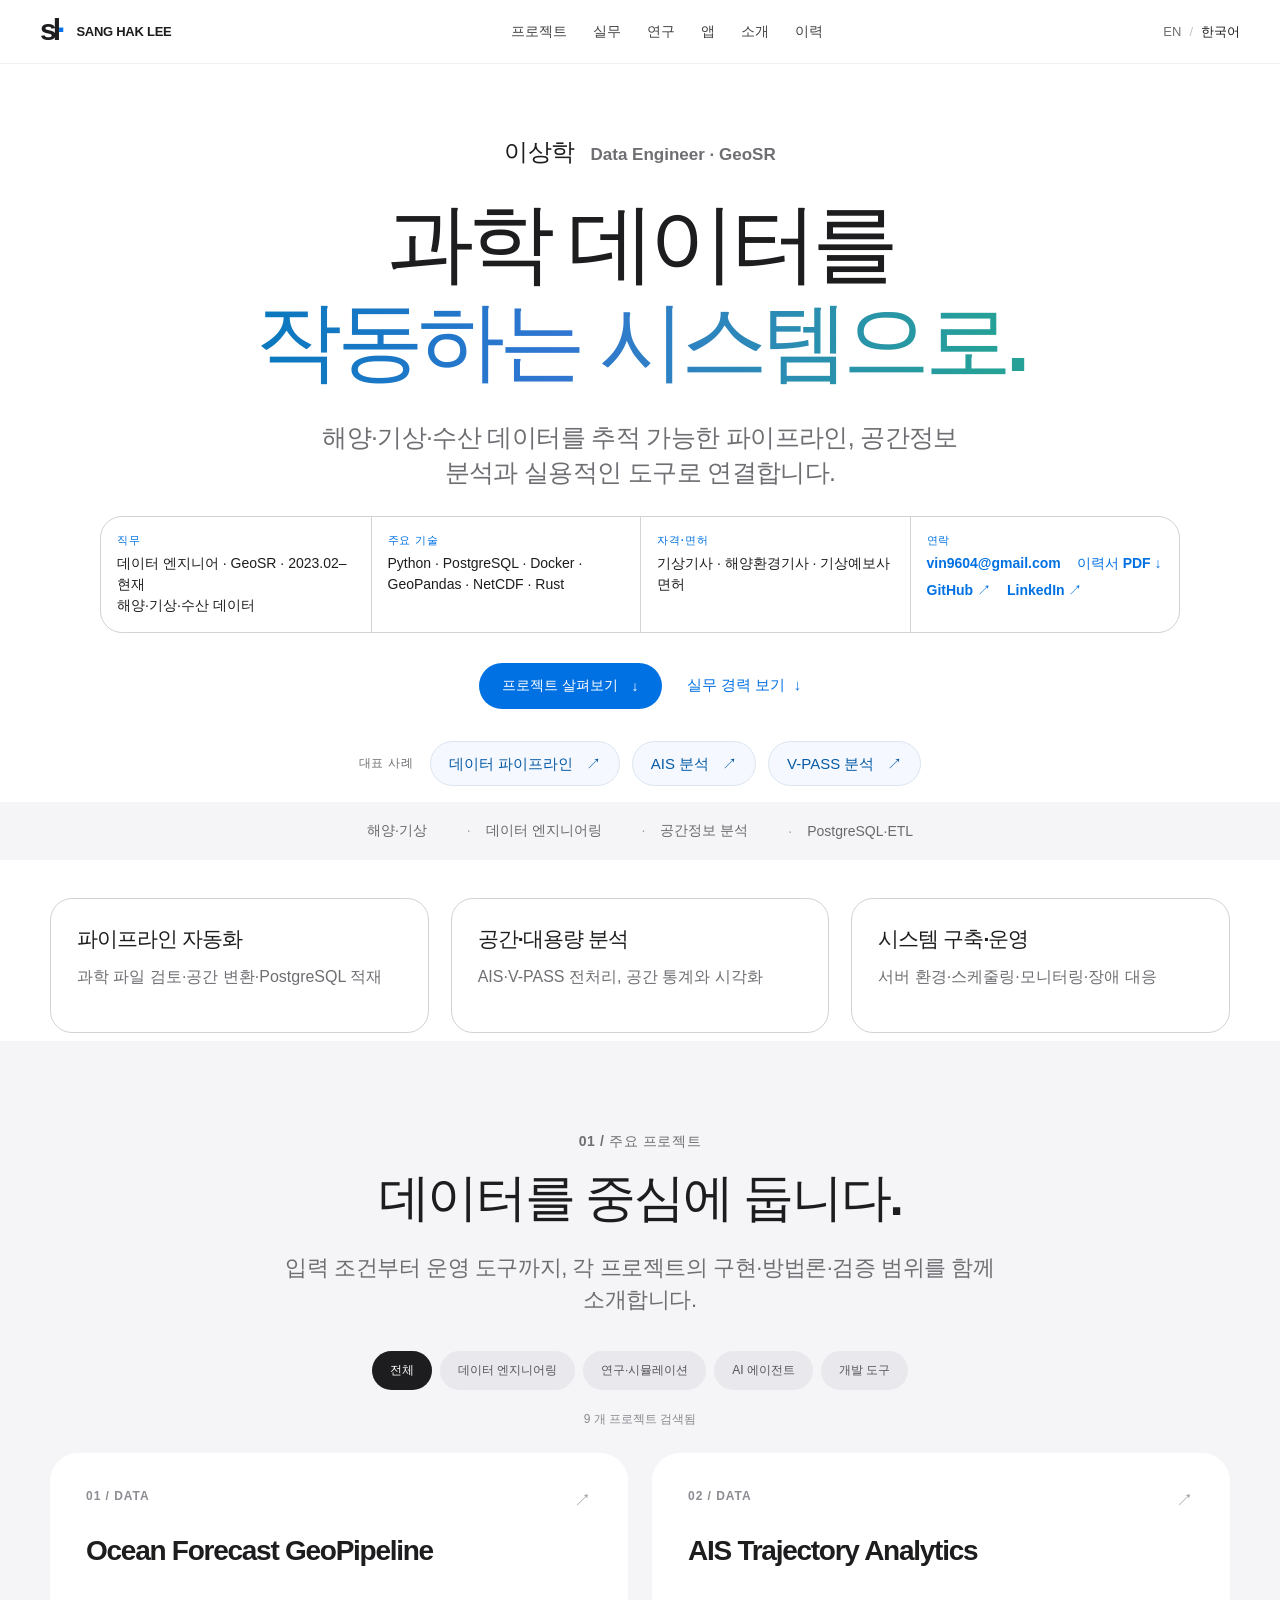
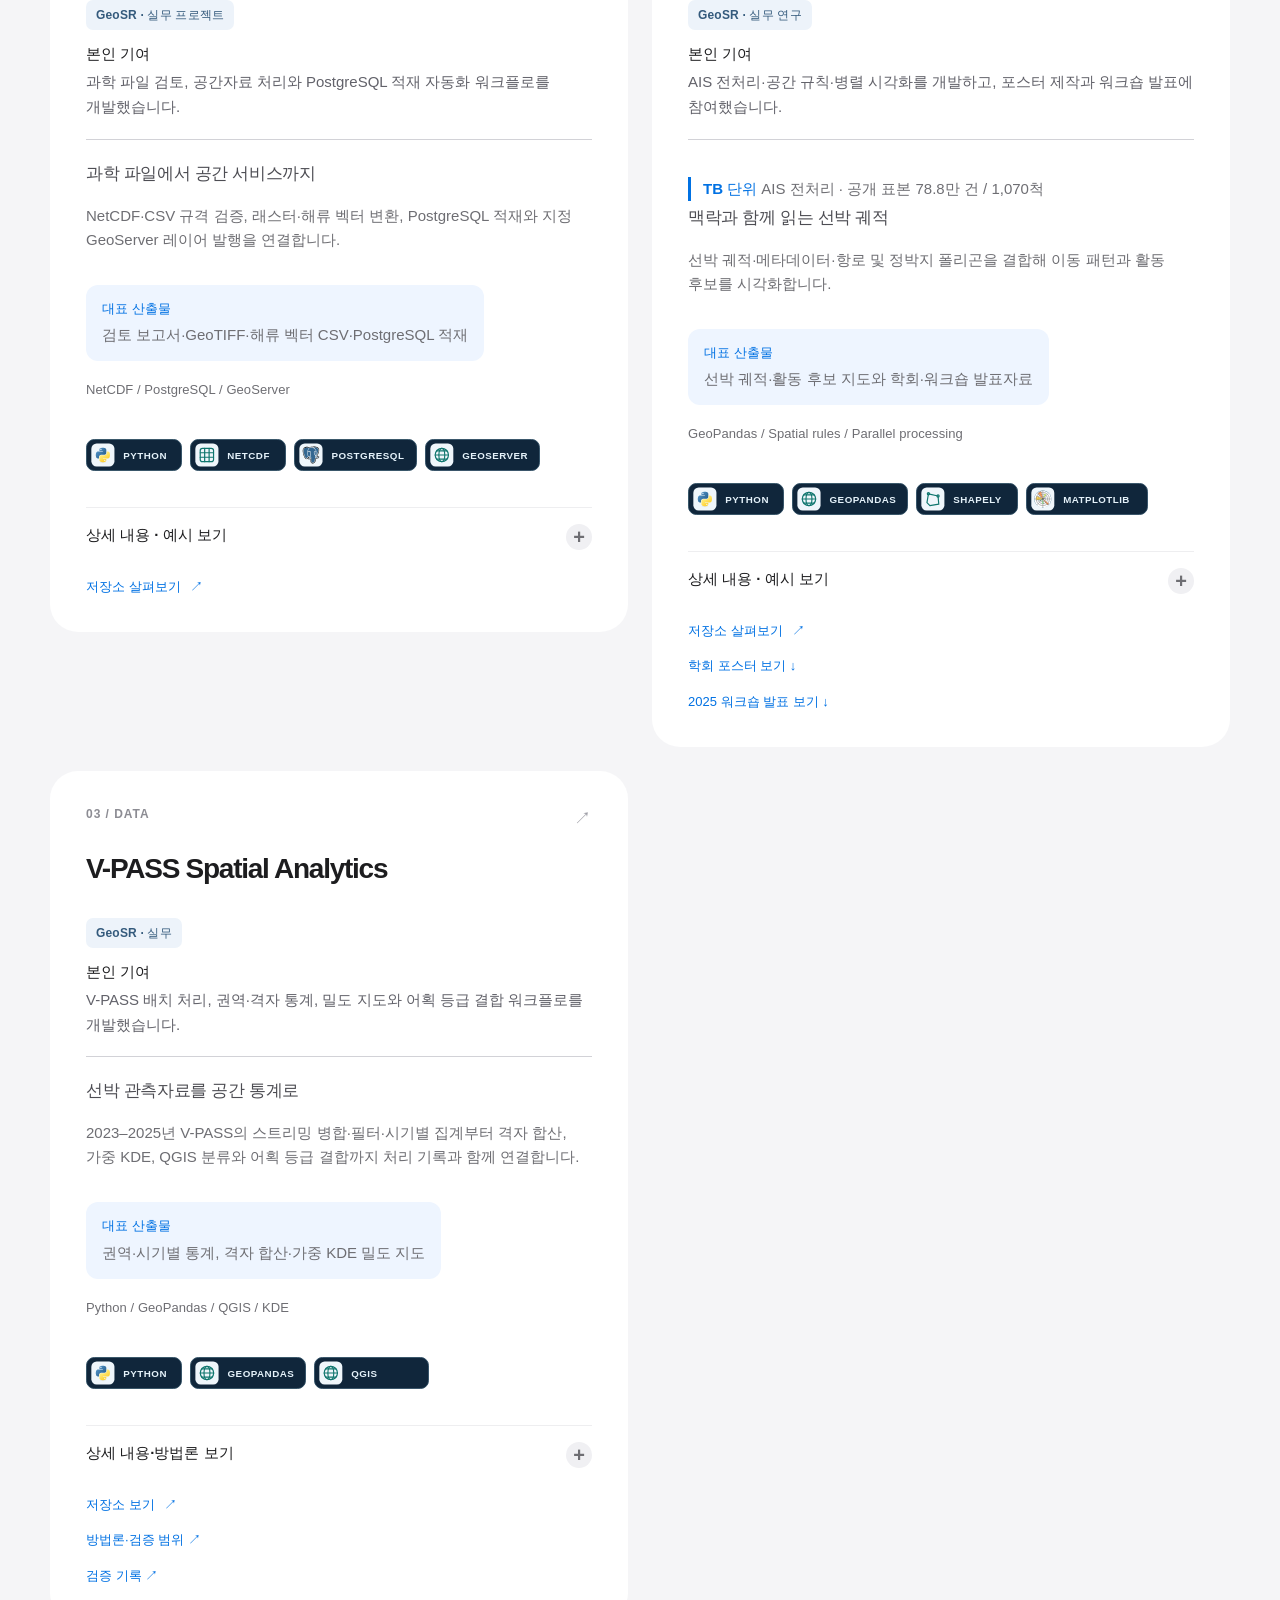
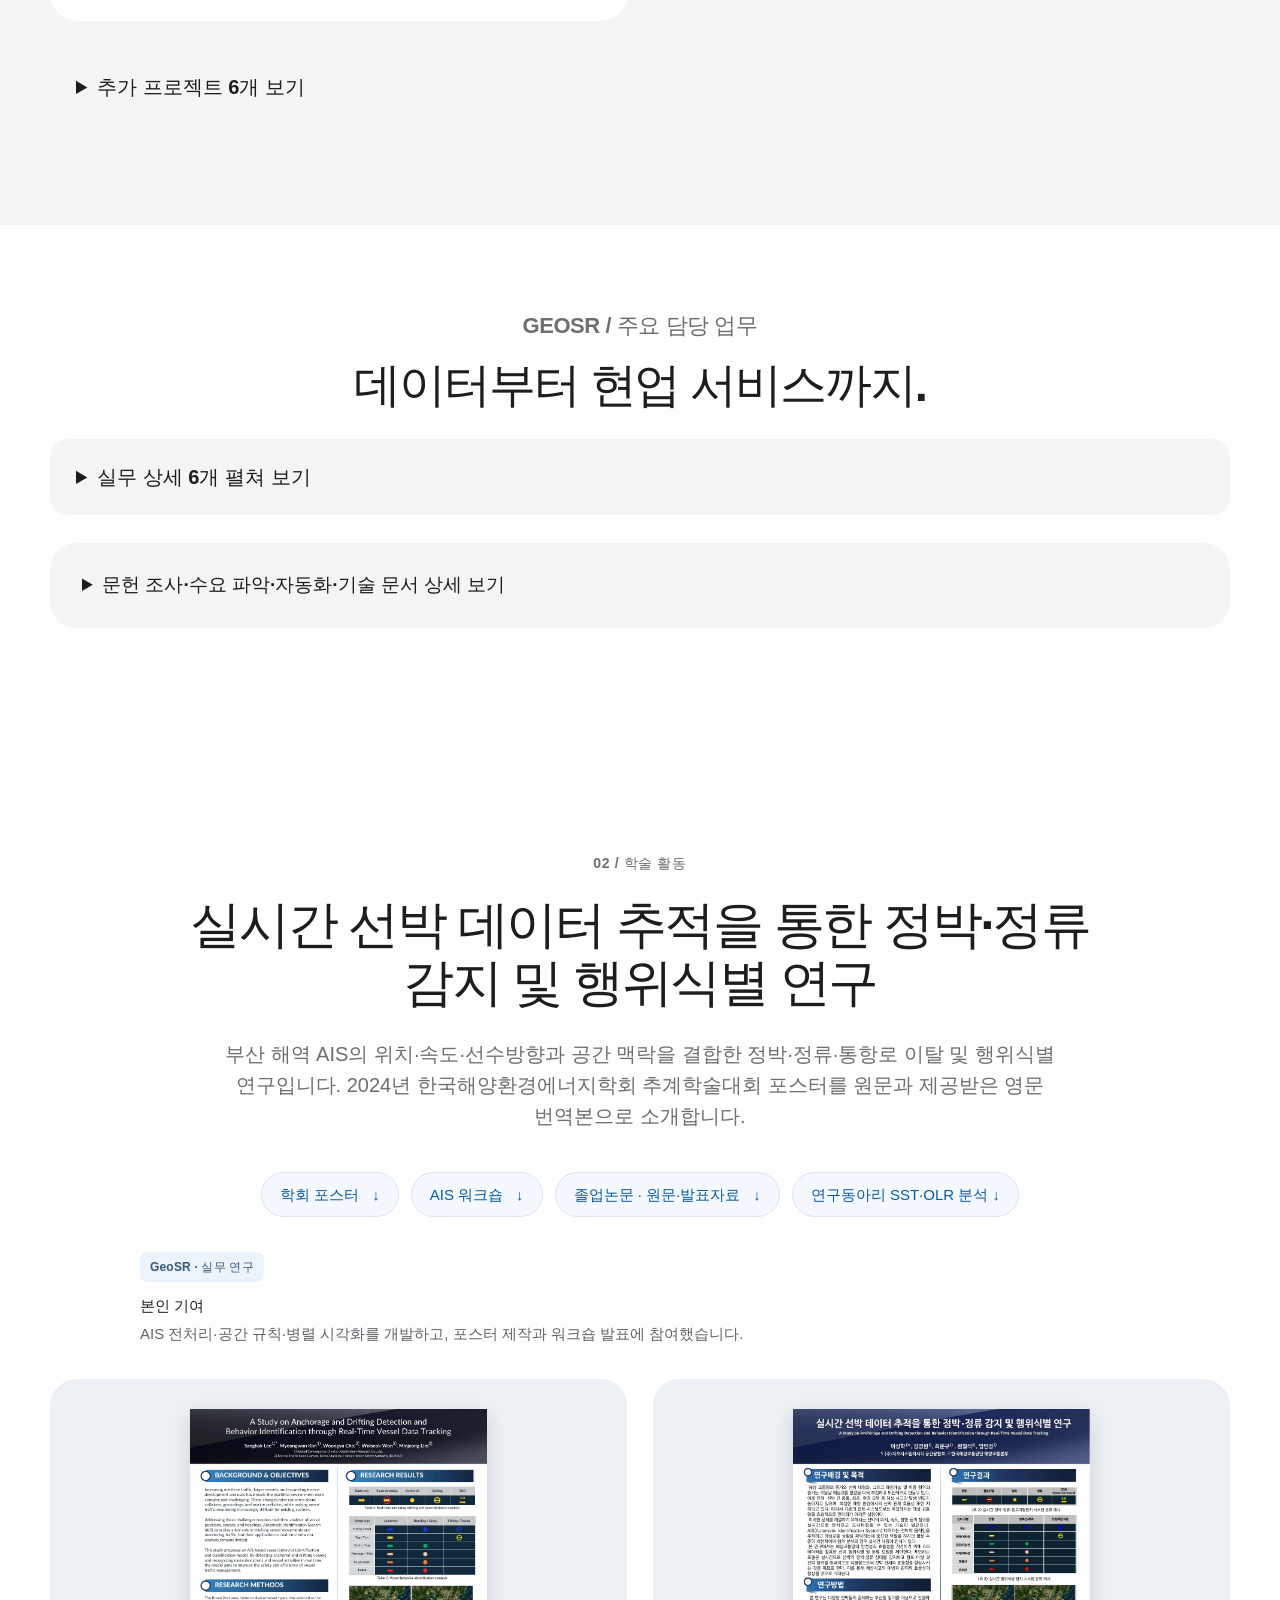
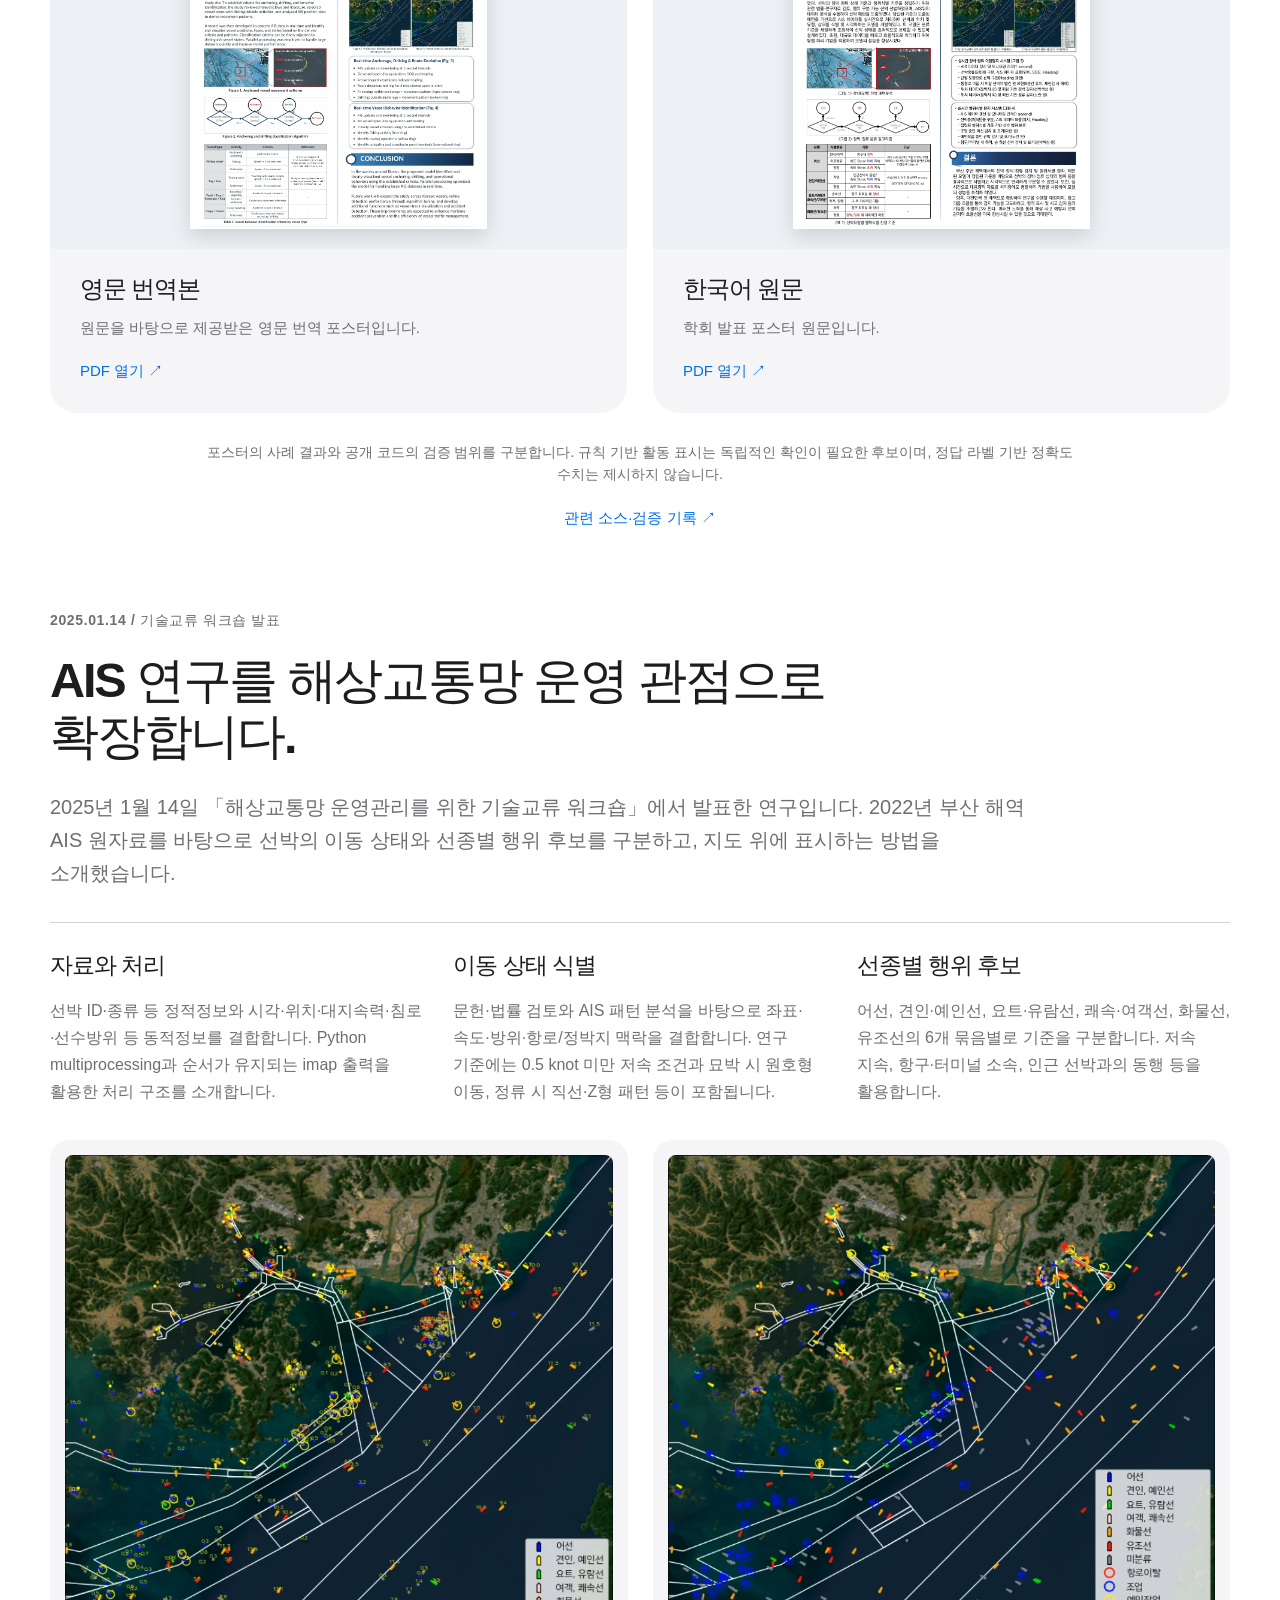
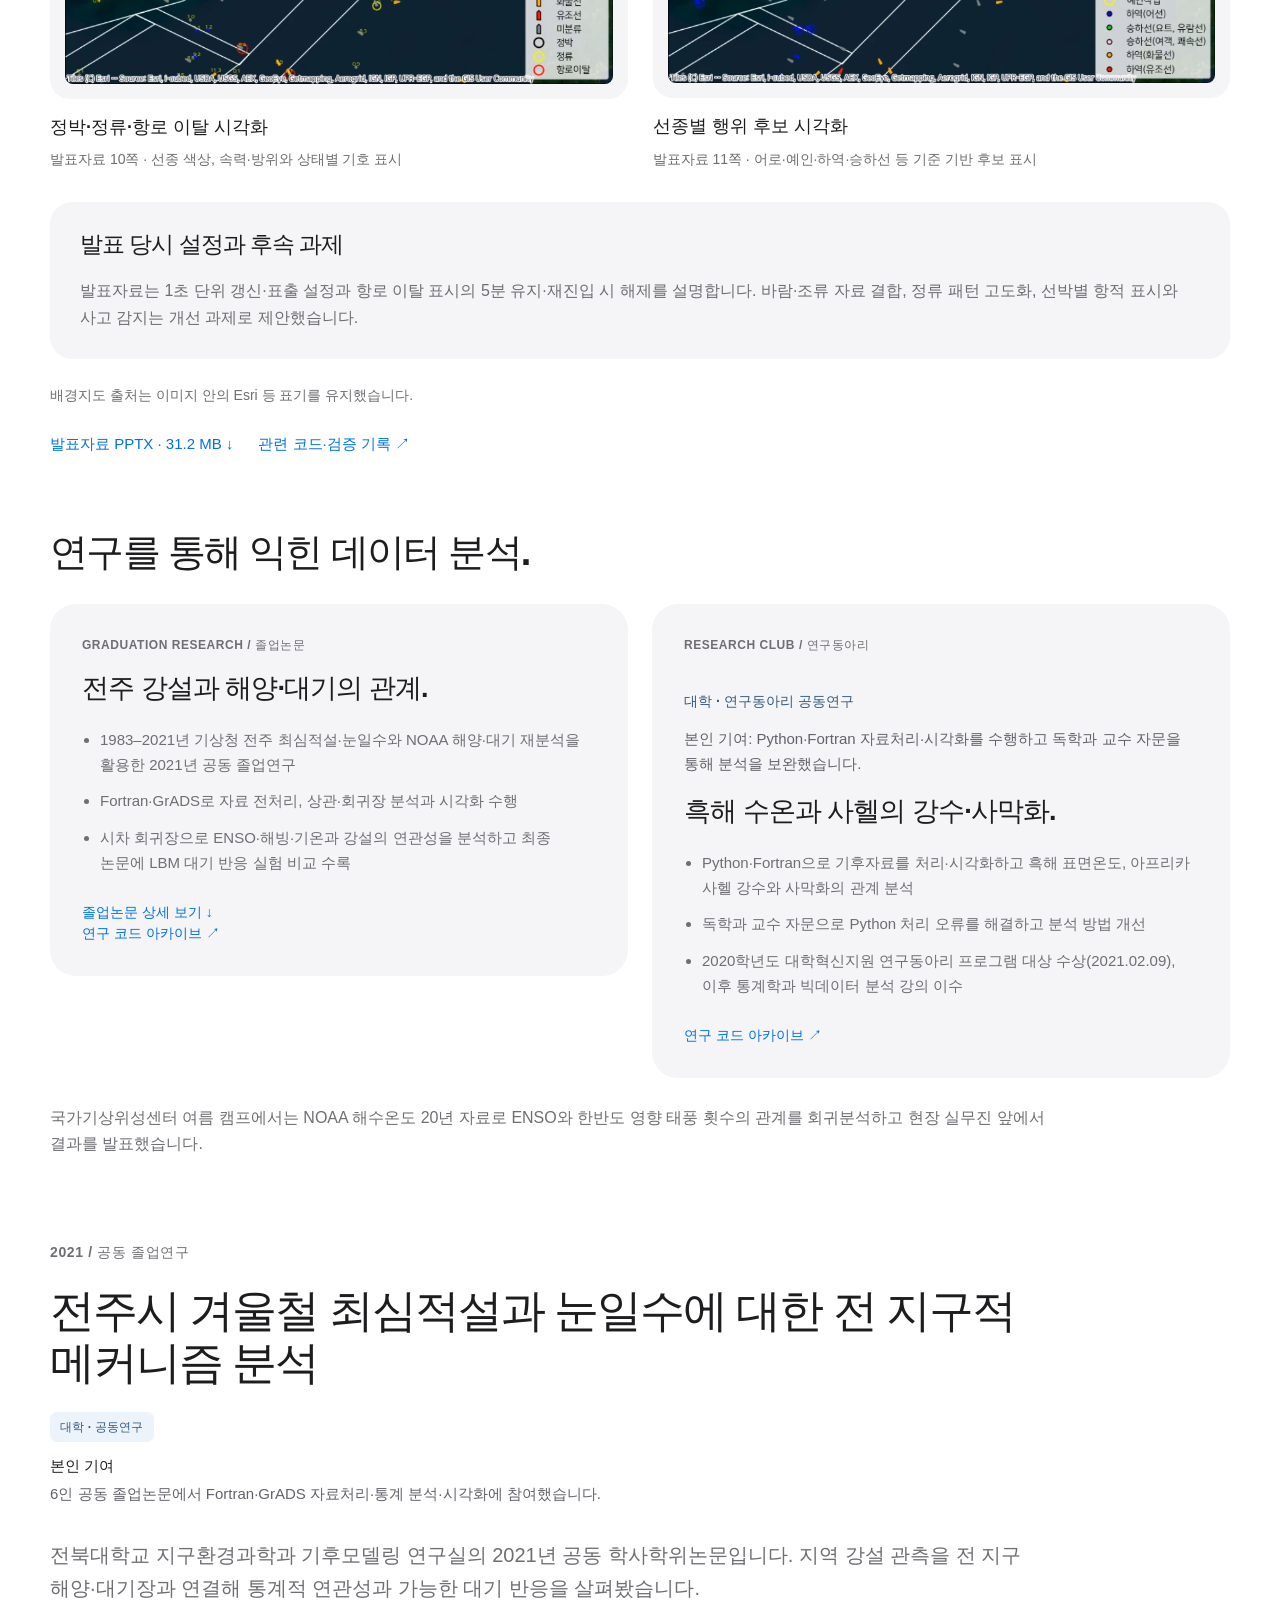
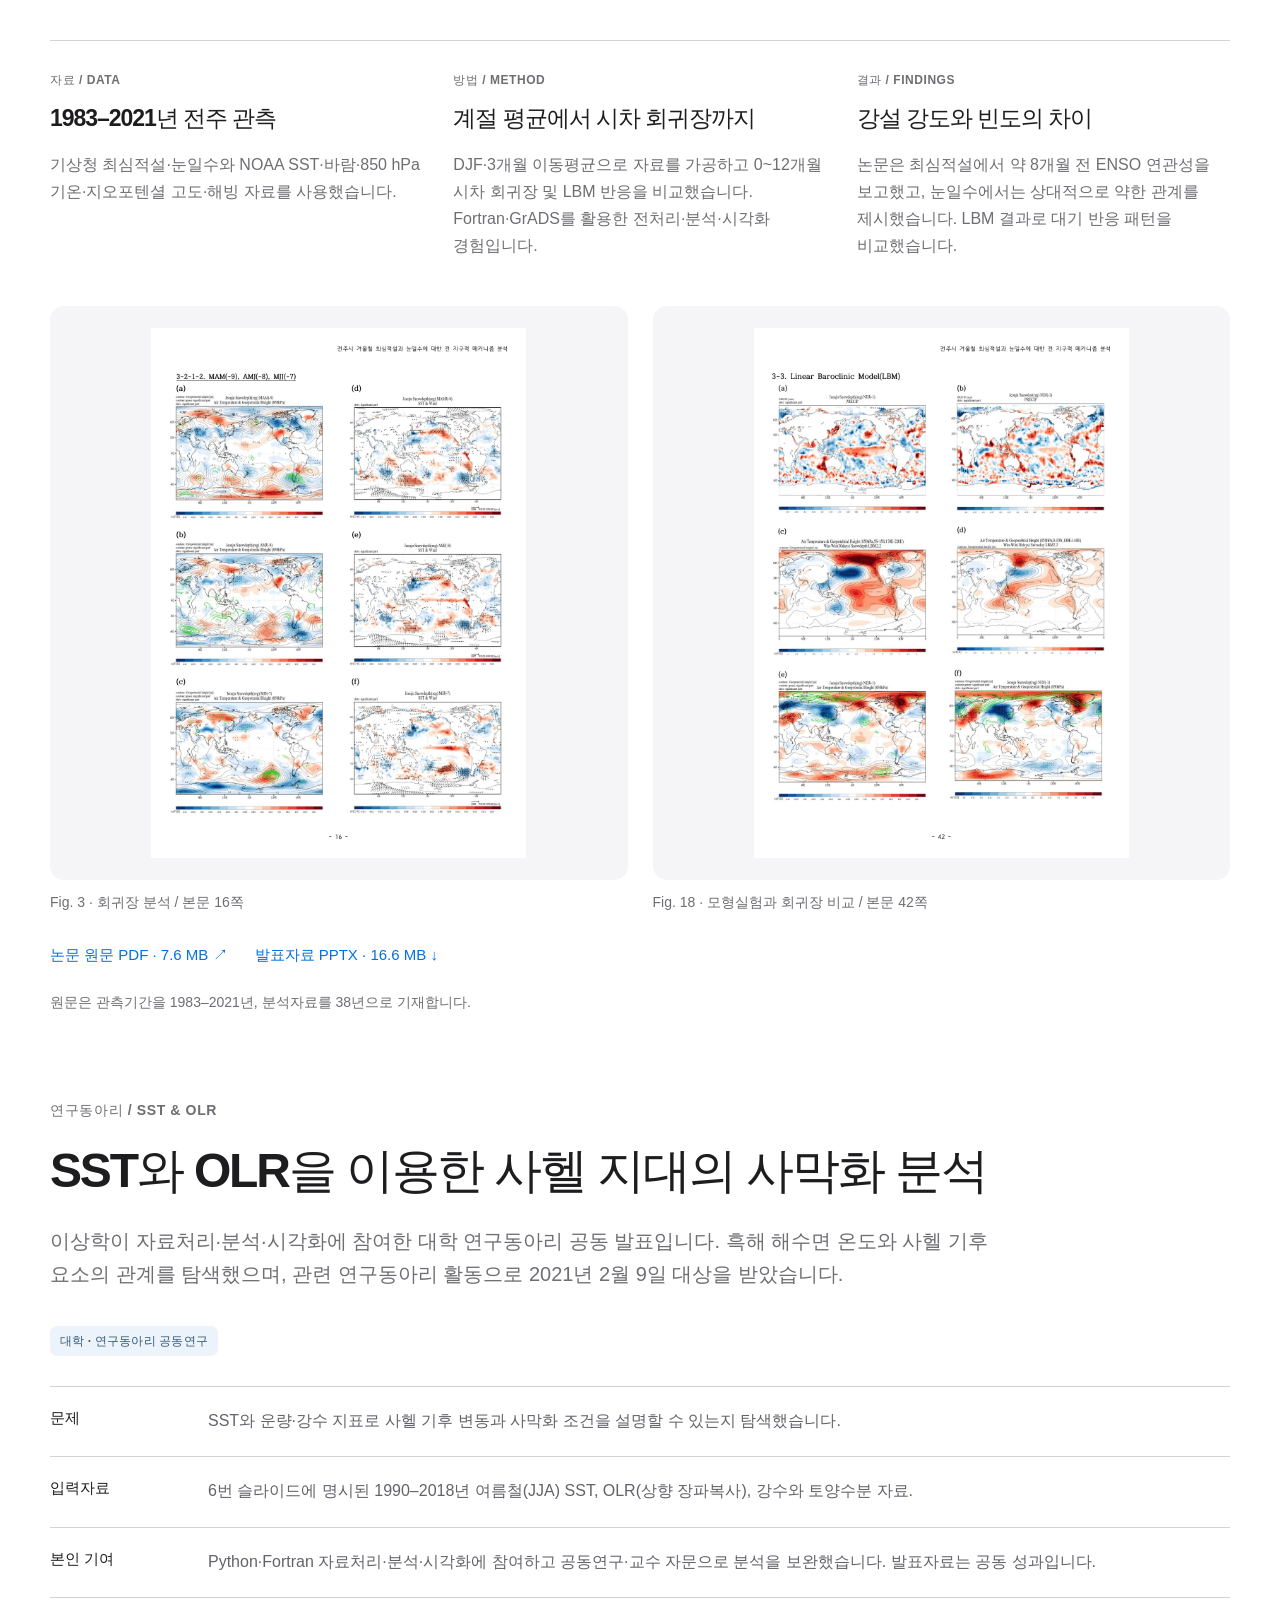
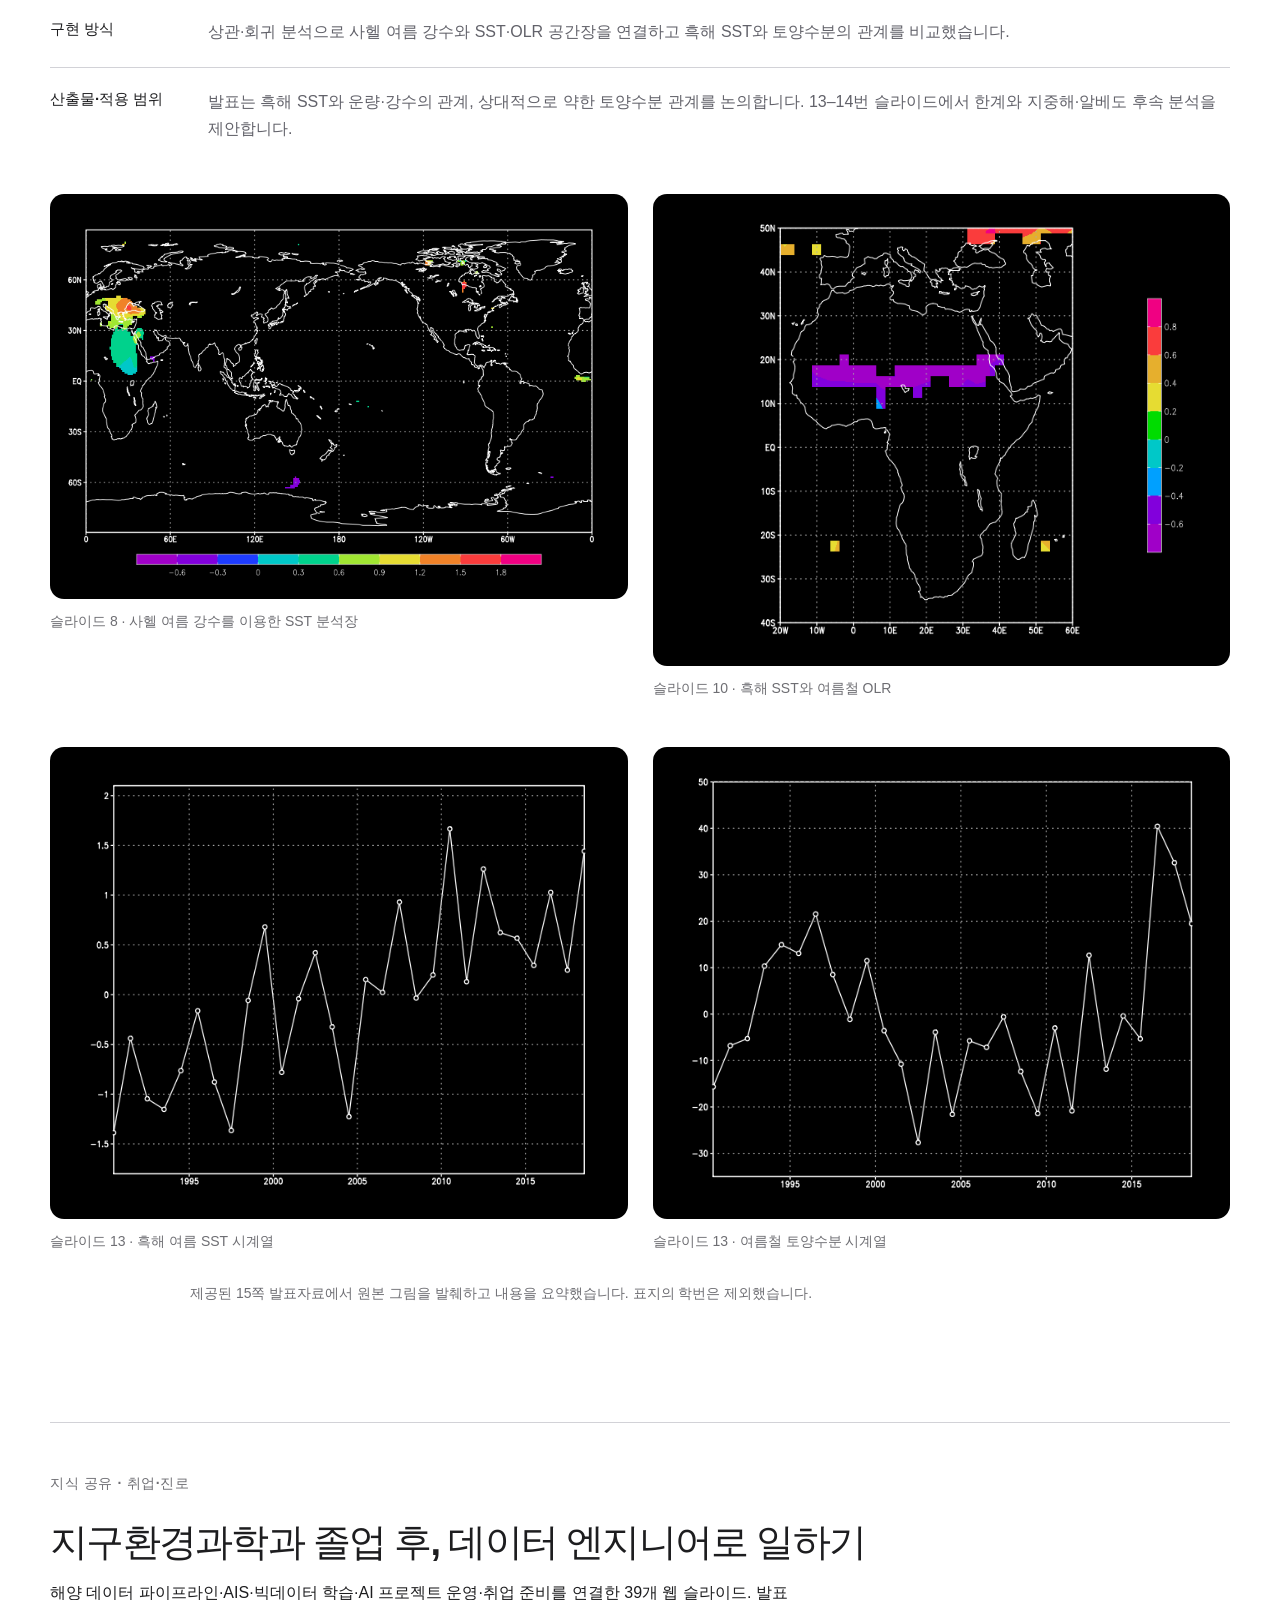
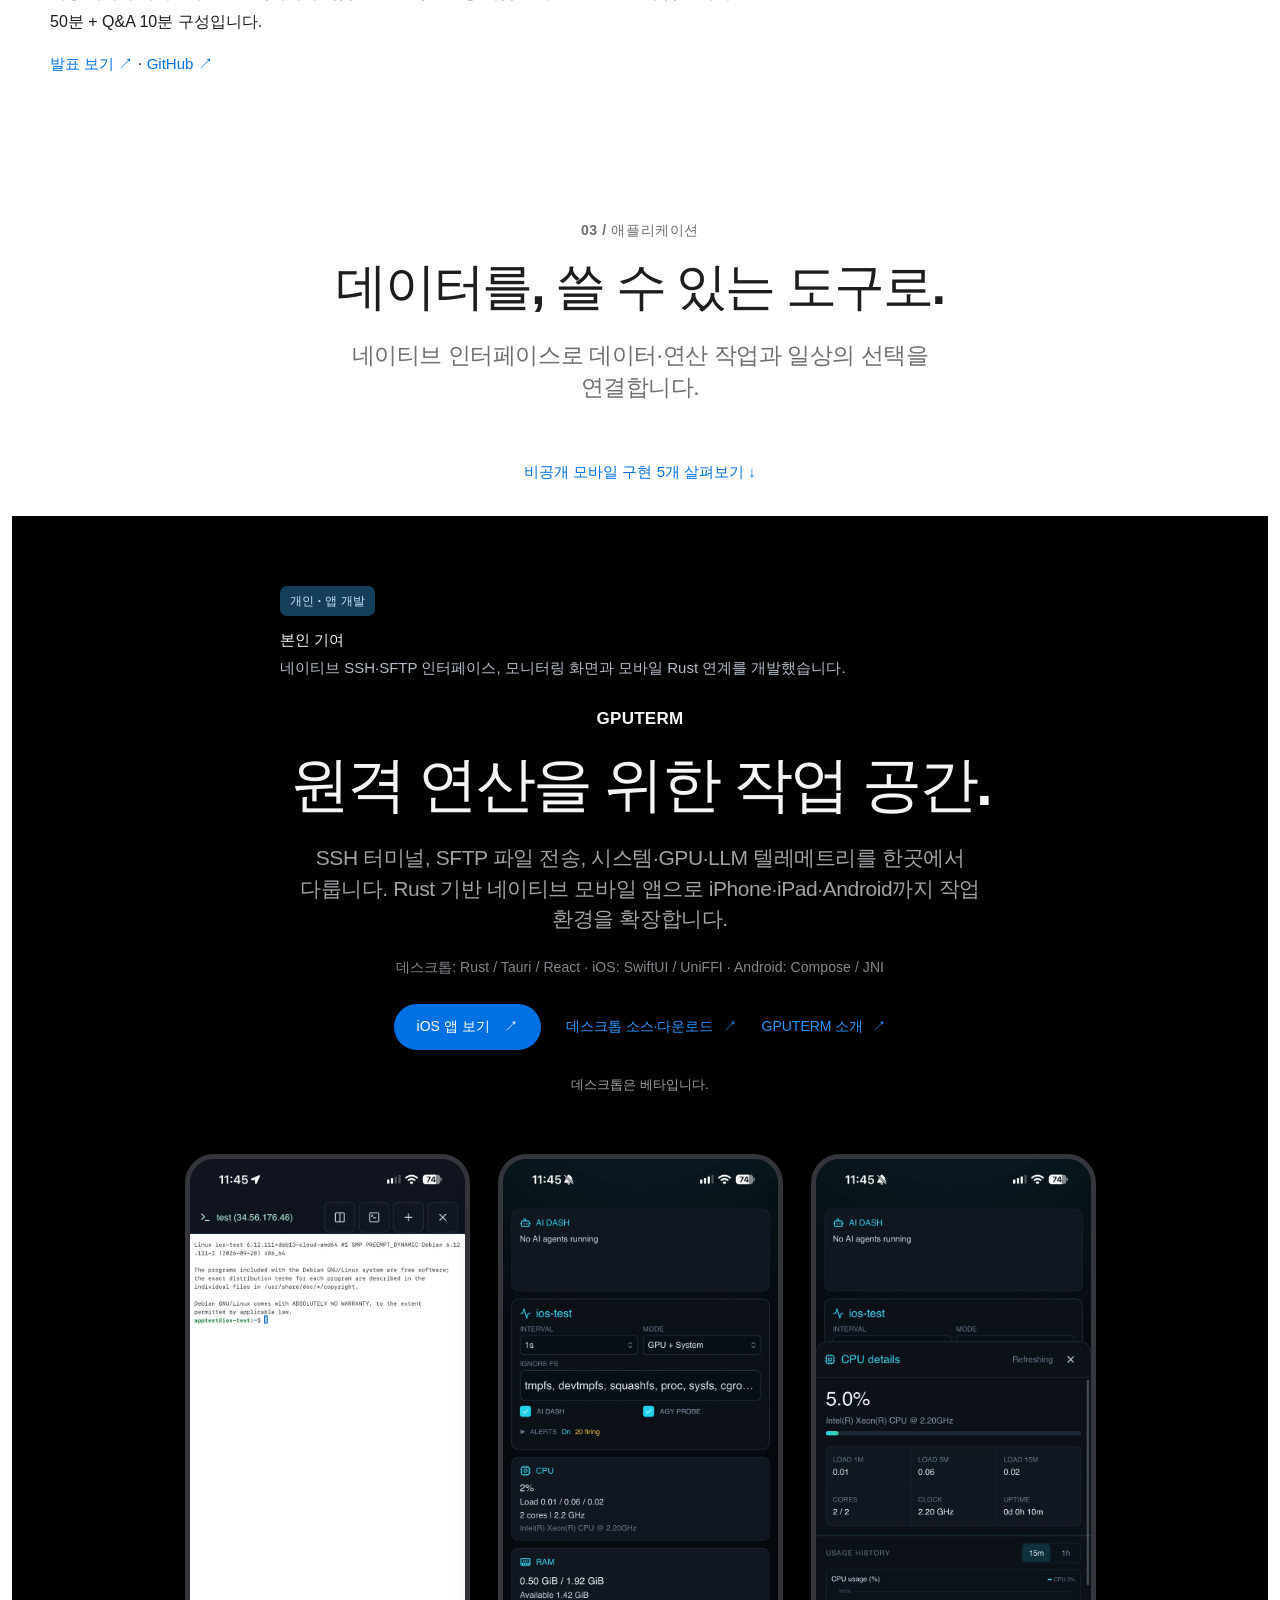
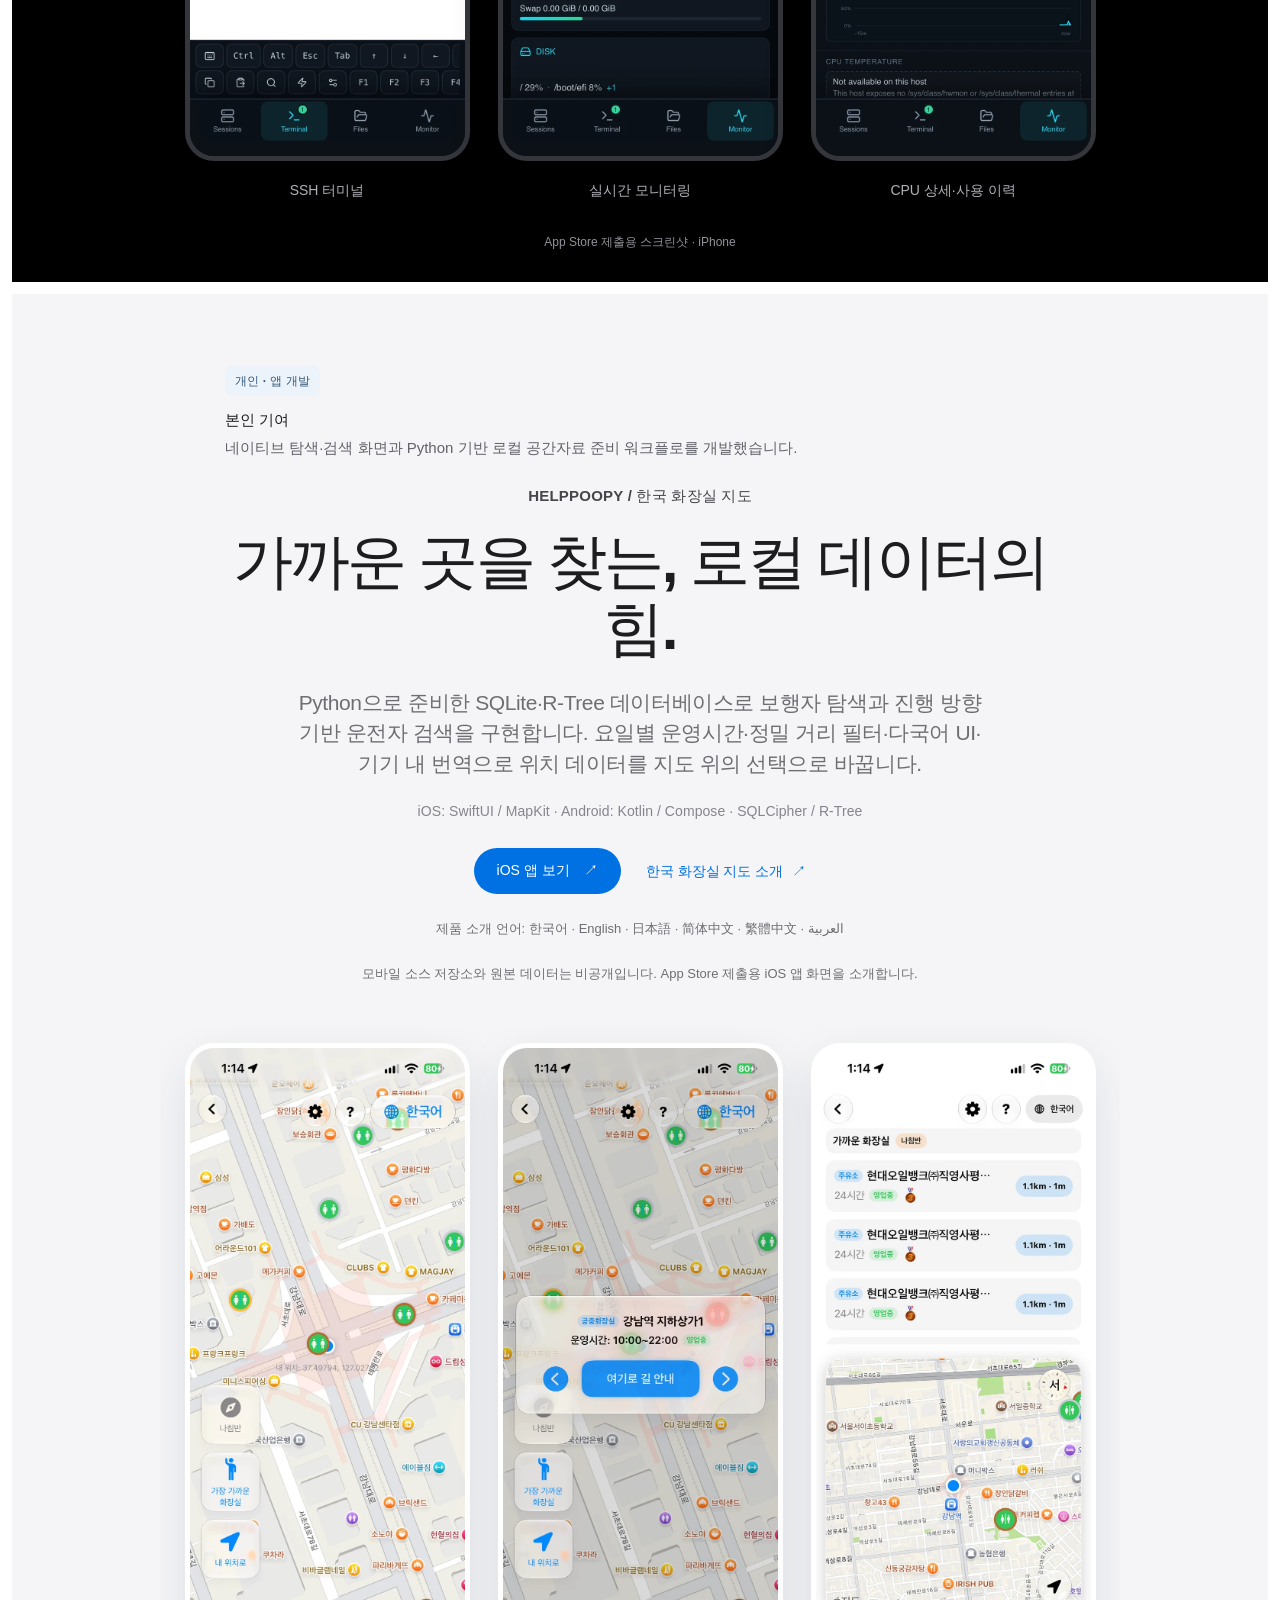
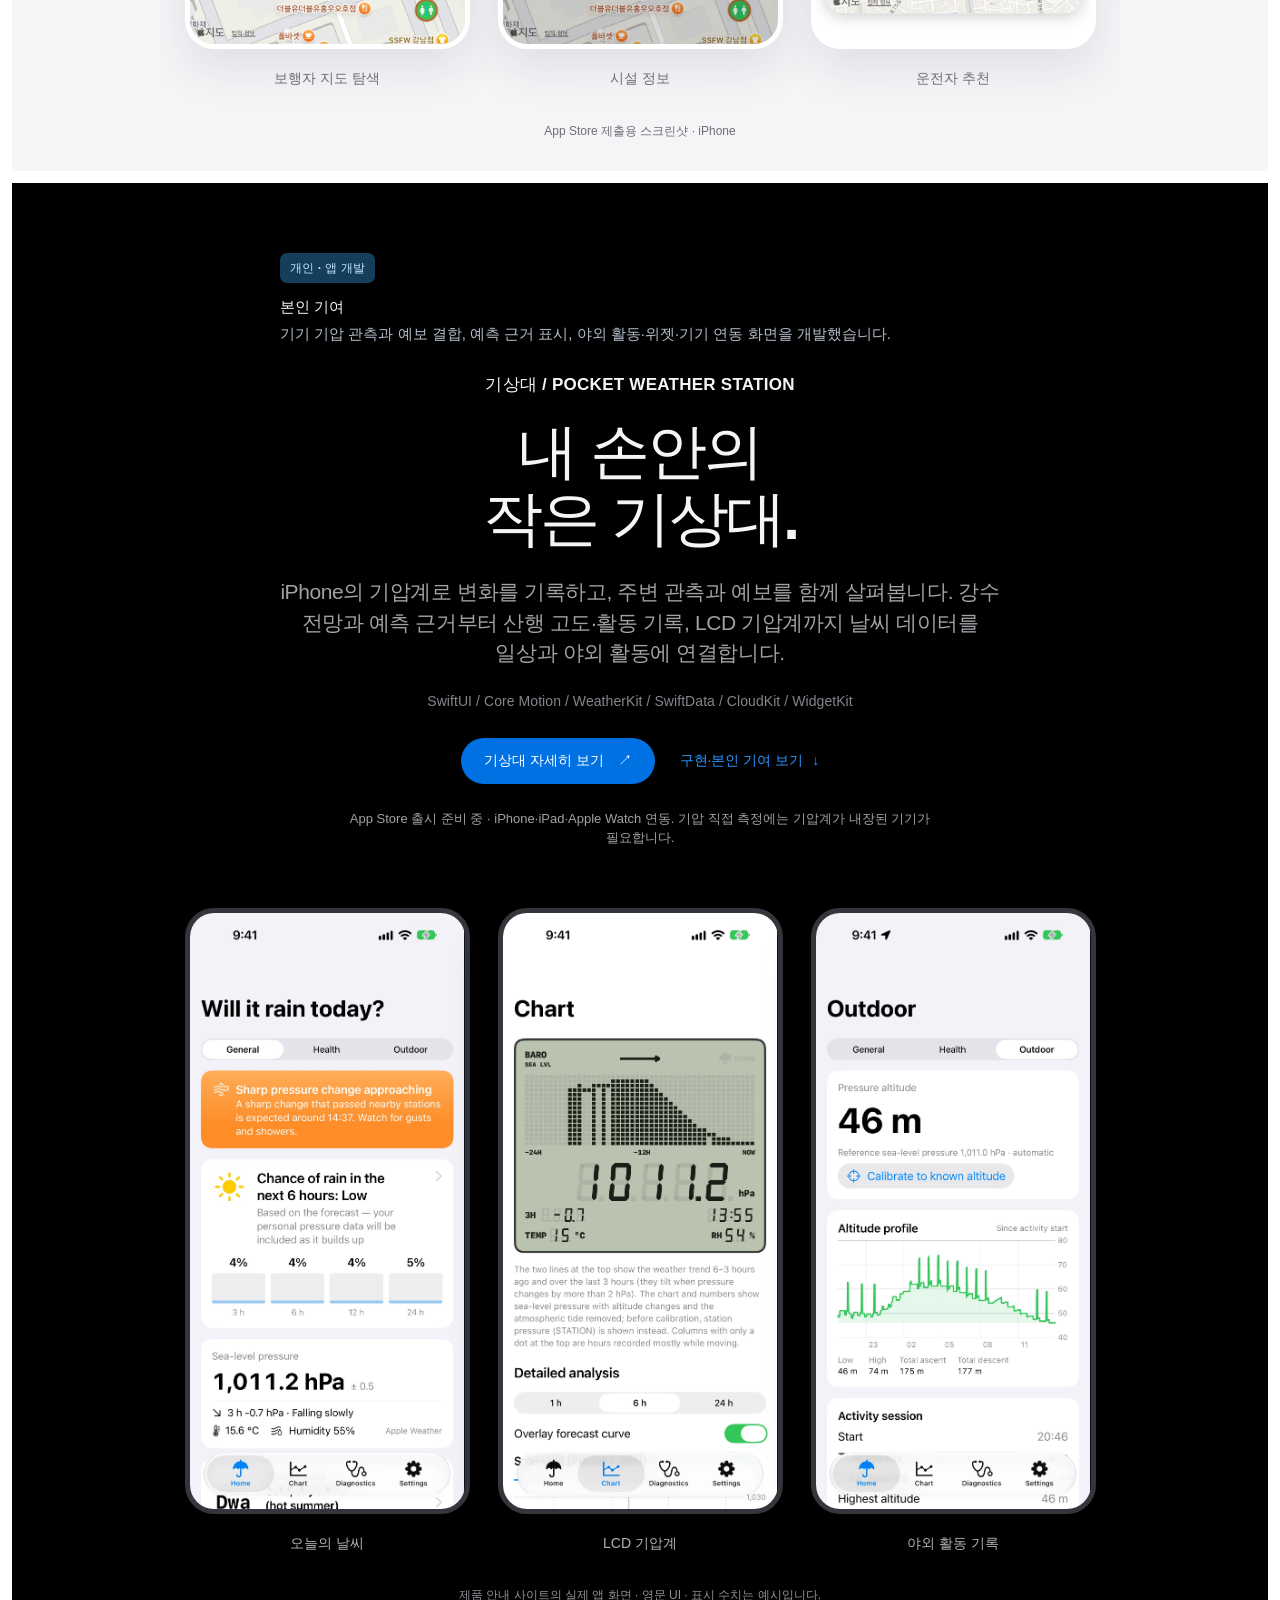
<file: ko/index.html>
<!doctype html>
<html lang="ko"><head><meta charset="utf-8"><meta name="viewport" content="width=device-width, initial-scale=1"><meta name="color-scheme" content="light"><title>이상학 — 데이터 엔지니어 · 과학 데이터 분석</title><meta name="description" content="이상학의 해양·기상 데이터 엔지니어링, 공간정보 분석, 과학 데이터 파이프라인, AI 에이전트와 네이티브 앱 포트폴리오."><link rel="canonical" href="https://fortranmentis.github.io/ko/"><link rel="alternate" hreflang="en" href="https://fortranmentis.github.io/"><link rel="alternate" hreflang="ko" href="https://fortranmentis.github.io/ko/"><link rel="alternate" hreflang="x-default" href="https://fortranmentis.github.io/"><meta property="og:type" content="website"><meta property="og:title" content="이상학 — 데이터 엔지니어 · 과학 데이터 분석"><meta property="og:description" content="이상학의 해양·기상 데이터 엔지니어링, 공간정보 분석, 과학 데이터 파이프라인, AI 에이전트와 네이티브 앱 포트폴리오."><meta property="og:url" content="https://fortranmentis.github.io/ko/"><meta property="og:image" content="https://fortranmentis.github.io/assets/social.png?v=20261027-2"><meta name="twitter:card" content="summary_large_image"><link rel="icon" href="../assets/favicon.svg" type="image/svg+xml"><link rel="stylesheet" href="../style.css?v=20261112-career-restore"><script src="../script.js?v=20261112-5" defer></script></head>
<body><a class="skip" href="#main">본문으로 이동</a><header class="header"><a class="wordmark" href="../" aria-label="Sang Hak Lee — Home"><span class="monogram" aria-hidden="true">sl<span>·</span></span><span>SANG HAK LEE<small>DATA & SCIENTIFIC SYSTEMS</small></span></a><nav aria-label="주 메뉴"><a href="#work">프로젝트</a><a href="#career">실무</a><a href="#research">연구</a><a href="#apps">앱</a><a href="#about">소개</a><a href="#experience">이력</a></nav><div class="language" aria-label="Language"><a href="../index.html" lang="en">EN</a><span>/</span><a href="index.html" lang="ko" aria-current="page">한국어</a></div></header>
<main id="main"><section class="hero wrap" aria-labelledby="hero-title"><div class="hero-copy"><p class="hero-identity"><strong>이상학</strong><span>Data Engineer · GeoSR</span></p><h1 id="hero-title">과학 데이터를<br><em>작동하는 시스템으로.</em></h1><p class="intro">해양·기상·수산 데이터를 추적 가능한 파이프라인, 공간정보 분석과 실용적인 도구로 연결합니다.</p><section class="summary-band hero-summary" aria-label="요약"><dl class="summary-grid"><div><dt>직무</dt><dd><strong>데이터 엔지니어</strong> · GeoSR · 2023.02–현재<br>해양·기상·수산 데이터</dd></div><div><dt>주요 기술</dt><dd>Python · PostgreSQL · Docker · GeoPandas · NetCDF · Rust</dd></div><div><dt>자격·면허</dt><dd>기상기사 · 해양환경기사 · 기상예보사 면허</dd></div><div><dt>연락</dt><dd class="summary-links"><a href="mailto:vin9604@gmail.com">vin9604@gmail.com</a><a href="../resume/resume-ko.pdf" target="_blank" rel="noopener">이력서 PDF ↓</a><a href="https://github.com/fortranmentis">GitHub ↗</a><a href="https://www.linkedin.com/in/sang-hak-lee-ba11a5447/">LinkedIn ↗</a></dd></div></dl></section><div class="actions"><a class="button primary" href="#work">프로젝트 살펴보기 <span aria-hidden="true">↓</span></a><a class="text-link" href="#career">실무 경력 보기 <span aria-hidden="true">↓</span></a></div><nav class="hero-cases" aria-label="대표 사례 바로가기"><span>대표 사례</span><a href="#pipeline">데이터 파이프라인 <span aria-hidden="true">↗</span></a><a href="#ais-workshop">AIS 분석 <span aria-hidden="true">↗</span></a><a href="#vpass-spatial-analytics">V-PASS 분석 <span aria-hidden="true">↗</span></a></nav></div><div class="system" role="img" aria-label="과학 데이터의 검증·변환과 공간 분석을 거쳐 도구로 연결되는 개념도"><div class="system-top"><span>데이터에서 활용까지</span><span aria-hidden="true">[ 01 — 04 ]</span></div><svg class="system-path" viewBox="0 0 480 440" preserveAspectRatio="none" aria-hidden="true"><defs><pattern id="g" width="28" height="28" patternUnits="userSpaceOnUse"><path d="M28 0H0V28" fill="none" stroke="#35555c" stroke-width=".6"/></pattern></defs><rect width="480" height="440" fill="url(#g)"/><path d="M70 100C320 30 50 335 290 305S430 250 440 390" fill="none" stroke="#487171" stroke-width="1"/><path d="M110 105L338 180 145 275 350 355" fill="none" stroke="#7fe0c8" stroke-width="2" stroke-dasharray="5 7"/></svg><div class="node n0"><span class="node-icon" aria-hidden="true">▤</span><span>과학 데이터 입력</span><small>NetCDF · CSV</small></div><div class="node n1"><span class="node-icon" aria-hidden="true">⌁</span><span>검증·변환</span><small>Python · Fortran</small></div><div class="node n2"><span class="node-icon" aria-hidden="true">⊕</span><span>공간 맥락 결합</span><small>Grid · Vector</small></div><div class="node n3"><span class="node-icon" aria-hidden="true">↗</span><span>활용 가능한 도구</span><small>API · Apps</small></div><p class="system-caption">명확한 입력. 추적 가능한 판단. 쓸 수 있는 결과.</p></div></section>
<div class="focus-strip"><div class="wrap"><span>해양·기상</span><span>데이터 엔지니어링</span><span>공간정보 분석</span><span>PostgreSQL·ETL</span></div></div><section class="capability-section wrap" aria-label="핵심 역량"><div class="capability-grid"><article><h3>파이프라인 자동화</h3><p>과학 파일 검토·공간 변환·PostgreSQL 적재</p></article><article><h3>공간·대용량 분석</h3><p>AIS·V-PASS 전처리, 공간 통계와 시각화</p></article><article><h3>시스템 구축·운영</h3><p>서버 환경·스케줄링·모니터링·장애 대응</p></article></div></section><section id="work" class="work-section" aria-labelledby="work-title"><div class="wrap"><div class="section-heading"><div><p class="eyebrow">01 / 주요 프로젝트</p><h2 id="work-title">데이터를 중심에 둡니다.</h2></div><p>입력 조건부터 운영 도구까지, 각 프로젝트의 구현·방법론·검증 범위를 함께 소개합니다.</p></div><div class="filters" role="group" aria-label="프로젝트 분류" hidden><button type="button" data-filter="all" aria-pressed="true">전체</button><button type="button" data-filter="data" aria-pressed="false">데이터 엔지니어링</button><button type="button" data-filter="research" aria-pressed="false">연구·시뮬레이션</button><button type="button" data-filter="ai" aria-pressed="false">AI 에이전트</button><button type="button" data-filter="tools" aria-pressed="false">개발 도구</button></div><p class="result-count" aria-live="polite" data-count-label="개 프로젝트 검색됨"></p><div class="project-grid"><article id="pipeline" class="project" data-category="data"><div class="project-meta"><span>01 / DATA</span><span aria-hidden="true">↗</span></div><h3><a href="https://github.com/fortranmentis/ocean-forecast-geopipeline">Ocean Forecast GeoPipeline</a></h3><div class="project-attribution"><span class="context-label">GeoSR · 실무 프로젝트</span><p class="contribution"><strong>본인 기여</strong> 과학 파일 검토, 공간자료 처리와 PostgreSQL 적재 자동화 워크플로를 개발했습니다.</p></div><p class="project-headline">과학 파일에서 공간 서비스까지</p><p>NetCDF·CSV 규격 검증, 래스터·해류 벡터 변환, PostgreSQL 적재와 지정 GeoServer 레이어 발행을 연결합니다.</p><p class="project-output"><strong>대표 산출물</strong><span>검토 보고서·GeoTIFF·해류 벡터 CSV·PostgreSQL 적재</span></p><p class="stack">NetCDF / PostgreSQL / GeoServer</p><div class="tech-badges" aria-label="기술 스택"><img src="../assets/badges/python.svg" alt="Python" height="36" loading="lazy"><img src="../assets/badges/netcdf.svg" alt="NetCDF" height="36" loading="lazy"><img src="../assets/badges/postgresql.svg" alt="PostgreSQL" height="36" loading="lazy"><img src="../assets/badges/geoserver.svg" alt="GeoServer" height="36" loading="lazy"></div><details class="project-detail"><summary>상세 내용 · 예시 보기</summary><p class="case-context">2025.06–2026.04 · 과업 연장 기간 포함</p><div class="project-detail-body"><dl><div><dt>문제</dt><dd>반복 유입되는 과학 산출물의 수용 조건과 처리 이력을 명확히 관리해야 합니다.</dd></div><div><dt>입력자료</dt><dd>전달받은 NetCDF·CSV 파일과 운영자가 제공한 규격표.</dd></div><div><dt>본인 역할</dt><dd>과학 파일 검토, 공간자료 처리와 PostgreSQL 적재 자동화 워크플로를 개발했습니다.</dd></div><div><dt>처리·운영 방식</dt><dd>필드·차원 비교, 래스터 재격자화·재투영, U/V 기반 유속·방향 산출과 데이터베이스 갱신을 연결합니다.</dd></div><div><dt>산출물·근거</dt><dd>항목별 판정 보고서, GeoTIFF, 해류 벡터 CSV와 지정 GeoServer 레이어.</dd></div></dl></div></details><a class="text-link" href="https://github.com/fortranmentis/ocean-forecast-geopipeline">저장소 살펴보기 <span aria-hidden="true">↗</span></a></article><article class="project" data-category="data"><div class="project-meta"><span>02 / DATA</span><span aria-hidden="true">↗</span></div><h3><a href="https://github.com/fortranmentis/Busan-AIS-ship-behavior-analysis">AIS Trajectory Analytics</a></h3><div class="project-attribution"><span class="context-label">GeoSR · 실무 연구</span><p class="contribution"><strong>본인 기여</strong> AIS 전처리·공간 규칙·병렬 시각화를 개발하고, 포스터 제작과 워크숍 발표에 참여했습니다.</p></div><p class="project-metric"><strong>TB 단위</strong> AIS 전처리 · 공개 표본 78.8만 건 / 1,070척</p><p class="project-headline">맥락과 함께 읽는 선박 궤적</p><p>선박 궤적·메타데이터·항로 및 정박지 폴리곤을 결합해 이동 패턴과 활동 후보를 시각화합니다.</p><p class="project-output"><strong>대표 산출물</strong><span>선박 궤적·활동 후보 지도와 학회·워크숍 발표자료</span></p><p class="stack">GeoPandas / Spatial rules / Parallel processing</p><div class="tech-badges" aria-label="기술 스택"><img src="../assets/badges/python.svg" alt="Python" height="36" loading="lazy"><img src="../assets/badges/geopandas.svg" alt="GeoPandas" height="36" loading="lazy"><img src="../assets/badges/shapely.svg" alt="Shapely" height="36" loading="lazy"><img src="../assets/badges/matplotlib.svg" alt="Matplotlib" height="36" loading="lazy"></div><details class="project-detail"><summary>상세 내용 · 예시 보기</summary><div class="project-detail-body"><dl><div><dt>문제</dt><dd>선박 활동 후보를 해석하려면 이동 궤적의 공간·시간 맥락을 함께 확인해야 합니다.</dd></div><div><dt>입력자료</dt><dd>부산 해역 과거 AIS 관측, 선박 메타데이터, 항로·정박지 폴리곤.</dd></div><div><dt>본인 역할</dt><dd>AIS 전처리·공간 규칙·병렬 시각화를 개발하고, 포스터 제작과 워크숍 발표에 참여했습니다.</dd></div><div><dt>처리·운영 방식</dt><dd>속도·선수방향·변위·공간 소속을 결합하고 시간 단위를 맞춰 이동·활동 후보를 시각화합니다.</dd></div><div><dt>산출물·근거</dt><dd>지도 기반 타임랩스와 규칙 기반 정박·정류·선박 활동 후보.</dd></div></dl><figure class="project-example"><a href="https://github.com/fortranmentis/Busan-AIS-ship-behavior-analysis#demo" target="_blank" rel="noopener"><img src="../assets/research/ais-workshop-navigation.webp" alt="부산 AIS 이동·정박 지표 예시" width="862" height="832" loading="lazy"></a><figcaption>2025 워크숍 발표자료 10쪽 · 원본 배경지도 출처 표기 유지</figcaption></figure><p class="project-boundary"><strong>해석 범위</strong> 규칙 기반 활동 후보는 독립적인 확인이 필요합니다.</p></div></details><a class="text-link" href="https://github.com/fortranmentis/Busan-AIS-ship-behavior-analysis">저장소 살펴보기 <span aria-hidden="true">↗</span></a><a class="text-link poster-project-link" href="#research">학회 포스터 보기 ↓</a><a class="text-link poster-project-link" href="#ais-workshop">2025 워크숍 발표 보기 ↓</a></article><article id="vpass-spatial-analytics" class="project" data-category="data"><div class="project-meta"><span>03 / DATA</span><span aria-hidden="true">↗</span></div><h3><a href="https://github.com/fortranmentis/vpass-spatial-analytic">V-PASS Spatial Analytics</a></h3><div class="project-attribution"><span class="context-label">GeoSR · 실무</span><p class="contribution"><strong>본인 기여</strong> V-PASS 배치 처리, 권역·격자 통계, 밀도 지도와 어획 등급 결합 워크플로를 개발했습니다.</p></div><p class="project-headline">선박 관측자료를 공간 통계로</p><p>2023–2025년 V-PASS의 스트리밍 병합·필터·시기별 집계부터 격자 합산, 가중 KDE, QGIS 분류와 어획 등급 결합까지 처리 기록과 함께 연결합니다.</p><p class="project-output"><strong>대표 산출물</strong><span>권역·시기별 통계, 격자 합산·가중 KDE 밀도 지도</span></p><p class="stack">Python / GeoPandas / QGIS / KDE</p><div class="tech-badges" aria-label="기술 스택"><img src="../assets/badges/python.svg" alt="Python" height="36" loading="lazy"><img src="../assets/badges/geopandas.svg" alt="GeoPandas" height="36" loading="lazy"><img src="../assets/badges/qgis.svg" alt="QGIS" height="36" loading="lazy"></div><details class="project-detail"><summary>상세 내용·방법론 보기</summary><div class="project-detail-body"><dl><div><dt>문제</dt><dd>반복적으로 들어오는 선박 관측자료를 명시적인 집계·제외 기준이 있는 수산 분야 공간 통계로 연결합니다.</dd></div><div><dt>입력자료</dt><dd>별도로 준비하는 2023–2025년 V-PASS 자료, 선박 ID 목록, 권역 경계·기준 격자와 기존 어획 등급.</dd></div><div><dt>본인 역할</dt><dd>자료 준비, 시기·권역별 통계, 격자 합산·밀도 분석과 등급 결합을 위한 배치·공간 처리 워크플로를 개발했습니다.</dd></div><div><dt>처리·운영 방식</dt><dd>연도별 스트리밍 병합과 명시적인 속력·선박 ID 필터, 월·연속 계절 집계, 권역별 격자 처리와 count 합산, 가중 Quartic KDE, 비교 범위를 정한 QGIS 공통 구간 표현을 적용합니다.</dd></div><div><dt>산출물·근거</dt><dd>제외 자료·격자 배정·집계량 대사 보고서, 공간 레이어·표현 스타일과 어획 등급 결합 결과. 공개 저장소에서 코드·자료 규격·방법론·검증 기록을 확인할 수 있습니다.</dd></div></dl></div></details><a class="text-link" href="https://github.com/fortranmentis/vpass-spatial-analytic">저장소 보기 <span aria-hidden="true">↗</span></a><a class="text-link poster-project-link" href="https://github.com/fortranmentis/vpass-spatial-analytic/blob/main/docs/METHODOLOGY.md">방법론·검증 범위 ↗</a><a class="text-link poster-project-link" href="https://github.com/fortranmentis/vpass-spatial-analytic/blob/main/docs/VALIDATION.md">검증 기록 ↗</a></article></div><details class="additional-projects"><summary>추가 프로젝트 6개 보기</summary><div class="project-grid"><article class="project" data-category="research"><div class="project-meta"><span>04 / RESEARCH</span><span aria-hidden="true">↗</span></div><h3><a href="https://github.com/fortranmentis/climate-variability-analysis_Jeonbuk-National-University">Climate Variability Analysis</a></h3><div class="project-attribution"><span class="context-label">대학 · 공동연구</span><p class="contribution"><strong>본인 기여</strong> 6인 공동 졸업논문에서 Fortran·GrADS 자료처리·통계 분석·시각화에 참여했습니다.</p></div><p class="project-headline">강설·해양·대기의 통계적 관계</p><p>회귀·합성·EOF·시계열 기법으로 강설, 해수면 온도, 대기 순환과 해빙을 살펴본 연구·수업 자료입니다.</p><p class="stack">Fortran / GrADS / MATLAB</p><div class="tech-badges" aria-label="기술 스택"><img src="../assets/badges/fortran.svg" alt="Fortran" height="36" loading="lazy"><img src="../assets/badges/grads.svg" alt="GrADS" height="36" loading="lazy"><img src="../assets/badges/matlab.svg" alt="MATLAB" height="36" loading="lazy"></div><details class="project-detail"><summary>상세 내용 · 예시 보기</summary><div class="project-detail-body"><dl><div><dt>문제</dt><dd>전주 겨울철 적설과 전 지구 해양·대기 조건의 연관성을 분석합니다.</dd></div><div><dt>입력자료</dt><dd>전주시 강설 관측과 NOAA 해양·대기 재분석 자료.</dd></div><div><dt>본인 역할</dt><dd>6인 공동 졸업논문에서 Fortran·GrADS 자료처리·통계 분석·시각화에 참여했습니다.</dd></div><div><dt>처리·운영 방식</dt><dd>계절 평균과 시차 회귀로 겨울철 적설의 연관성을 분석했습니다. 다른 수업 분석은 별도 아카이브입니다.</dd></div><div><dt>산출물·근거</dt><dd>연구 지도·시계열 및 2021년 공동 졸업논문.</dd></div></dl><figure class="project-example"><a href="#thesis" target="_blank" rel="noopener"><img src="../assets/research/thesis-regression.webp" alt="졸업논문 시차 회귀장 예시" width="1062" height="1500" loading="lazy"></a><figcaption>2021 공동 졸업논문 · Fig. 3</figcaption></figure></div></details><a class="text-link" href="https://github.com/fortranmentis/climate-variability-analysis_Jeonbuk-National-University">저장소 살펴보기 <span aria-hidden="true">↗</span></a></article><article class="project" data-category="data"><div class="project-meta"><span>05 / DATA</span><span aria-hidden="true">↗</span></div><h3><a href="https://github.com/fortranmentis/multi-model-grid-validator">Multi-Model Grid Validator</a></h3><div class="project-attribution"><span class="context-label">GeoSR · 실무 프로젝트</span><p class="contribution"><strong>본인 기여</strong> 서비스 지점 검토를 위한 유효 모델 격자 매칭과 NetCDF 공간분포 점검을 자동화했습니다.</p></div><p class="project-headline">조건을 충족하는 모델 격자 탐색</p><p>명시적인 값 조건과 병렬 탐색으로 해양·파랑·대기 모델에서 서비스 지점에 가까운 유효 격자를 매칭합니다.</p><p class="stack">Python / NetCDF / Multiprocessing</p><div class="tech-badges" aria-label="기술 스택"><img src="../assets/badges/python.svg" alt="Python" height="36" loading="lazy"><img src="../assets/badges/numpy.svg" alt="NumPy" height="36" loading="lazy"><img src="../assets/badges/netcdf.svg" alt="NetCDF" height="36" loading="lazy"></div><details class="project-detail"><summary>상세 내용 · 예시 보기</summary><div class="project-detail-body"><dl><div><dt>문제</dt><dd>서비스 지점과 명시된 자료 조건을 만족하는 모델 격자를 연결해야 합니다.</dd></div><div><dt>입력자료</dt><dd>Excel 서비스 지점 좌표와 해양·파랑·대기 NetCDF 격자.</dd></div><div><dt>본인 역할</dt><dd>서비스 지점 검토를 위한 유효 모델 격자 매칭과 NetCDF 공간분포 점검을 자동화했습니다.</dd></div><div><dt>처리·운영 방식</dt><dd>40 km 이내에서 탐색하고 비WRF 모델은 최대 첫 20개 시점의 값을 검사합니다. WRF는 좌표로 매칭합니다.</dd></div><div><dt>산출물·근거</dt><dd>가장 가까운 유효 격자의 인덱스와 첫 시점 표본값을 담은 CSV.</dd></div></dl></div></details><a class="text-link" href="https://github.com/fortranmentis/multi-model-grid-validator">저장소 살펴보기 <span aria-hidden="true">↗</span></a></article><article class="project" data-category="data"><div class="project-meta"><span>06 / DATA</span><span aria-hidden="true">↗</span></div><h3><a href="https://github.com/fortranmentis/marine-forecast-index-stats">Marine Forecast Index Stats</a></h3><div class="project-attribution"><span class="context-label">GeoSR · 실무 프로젝트</span><p class="contribution"><strong>본인 기여</strong> 예측·서비스 산출물 비교 계산과 정기 예보지수 통계 보고를 개발·수행했습니다.</p></div><p class="project-headline">예보 산출물의 변화를 명료하게</p><p>서비스·예측 산출물을 비교하고 지수 변경·특보 차이·특이사항 발생일을 Excel·CSV·HTML로 요약합니다.</p><p class="stack">Python / pandas / Analytical reporting</p><div class="tech-badges" aria-label="기술 스택"><img src="../assets/badges/python.svg" alt="Python" height="36" loading="lazy"><img src="../assets/badges/pandas.svg" alt="pandas" height="36" loading="lazy"></div><details class="project-detail"><summary>상세 내용 · 예시 보기</summary><div class="project-detail-body"><dl><div><dt>문제</dt><dd>예측·서비스 자료의 변화를 일관된 집계 기준과 보고 형식으로 정리해야 합니다.</dd></div><div><dt>입력자료</dt><dd>해양 활동별 서비스·예측 예보지수 Excel 자료 쌍.</dd></div><div><dt>본인 역할</dt><dd>예측·서비스 산출물 비교 계산과 정기 예보지수 통계 보고를 개발·수행했습니다.</dd></div><div><dt>처리·운영 방식</dt><dd>지수 변경·모델 요소·특보 차이를 비교하고 활동별 집계 단위와 분모를 적용합니다.</dd></div><div><dt>산출물·근거</dt><dd>예보 변경 검토와 정기 보고를 위한 Excel·CSV·HTML 요약표.</dd></div></dl></div></details><a class="text-link" href="https://github.com/fortranmentis/marine-forecast-index-stats">저장소 살펴보기 <span aria-hidden="true">↗</span></a></article><article class="project" data-category="ai"><div class="project-meta"><span>07 / AI</span><span aria-hidden="true">↗</span></div><h3><a href="https://github.com/fortranmentis/marine-travel-AI-agent">Marine Travel AI Agent · 바다결</a></h3><div class="project-attribution"><span class="context-label">GeoSR · 사내 기술개발</span><p class="contribution"><strong>본인 기여</strong> 공공데이터 연계, 타입 검증 도구와 근거를 확인할 수 있는 일정 규칙을 개발했습니다.</p></div><p class="project-headline">공공데이터에서 검토 가능한 여행 초안으로</p><p>8개 타입 검증 도구로 관광·해양·기상·교통 근거를 연결합니다. 전국 29개 예보 연계 범위의 1~3일 차량·도보 초안을 지원합니다.</p><p class="stack">Python / FastAPI / Ollama / LangGraph</p><div class="tech-badges" aria-label="Technology stack"><img src="../assets/badges/langgraph.svg" alt="langgraph" height="36" loading="lazy"><img src="../assets/badges/n8n.svg" alt="n8n" height="36" loading="lazy"><img src="../assets/badges/langfuse.svg" alt="langfuse" height="36" loading="lazy"><img src="../assets/badges/cytoscape.svg" alt="cytoscape" height="36" loading="lazy"><img src="../assets/badges/sqlite.svg" alt="sqlite" height="36" loading="lazy"><img src="../assets/badges/docker.svg" alt="docker" height="36" loading="lazy"></div><details class="project-detail"><summary>상세 내용 · 예시 보기</summary><div class="project-detail-body"><dl><div><dt>문제</dt><dd>여러 출처의 시각 정보와 접근 조건을 확인할 수 있는 여행 초안이 필요합니다.</dd></div><div><dt>입력자료</dt><dd>TourAPI 관광자료, 해양예보, 기상·교통 참고정보.</dd></div><div><dt>본인 역할</dt><dd>공공데이터 연계, 타입 검증 도구와 근거를 확인할 수 있는 일정 규칙을 개발했습니다.</dd></div><div><dt>처리·운영 방식</dt><dd>v0.9: LangGraph의 생성 → 검증 → 사용자 선택 → 재검토 → 완료 흐름을 Python 규칙 엔진과 연결했습니다. 최대 2회 재검토·고정 예약 유지, SQLite 체크포인트와 버전별 계획 복구, n8n 자료 수집, Cytoscape·Langfuse 실행 추적을 제공합니다.</dd></div><div><dt>산출물·근거</dt><dd>1~3일 여행 초안, 지도, 방문지 교체와 PDF 내보내기.</dd></div></dl><figure class="project-example"><a href="../assets/marine-travel-langgraph.jpg" target="_blank" rel="noopener"><img src="../assets/marine-travel-langgraph.jpg" alt="합성 강우 조건의 LangGraph 사용자 선택 복구 예시"  loading="lazy"></a><figcaption>v0.9 예시 · 합성 기상·장소·경로이며 실제 여행 조건을 뜻하지 않습니다</figcaption></figure></div></details><a class="text-link" href="https://github.com/fortranmentis/marine-travel-AI-agent">저장소 살펴보기 <span aria-hidden="true">↗</span></a></article><article class="project" data-category="tools"><div class="project-meta"><span>08 / TOOLS</span><span aria-hidden="true">↗</span></div><h3><a href="https://github.com/fortranmentis/GPUTERM">GPUTERM</a></h3><div class="project-attribution"><span class="context-label">개인 · 앱 개발</span><p class="contribution"><strong>본인 기여</strong> 데스크톱 작업 공간과 Rust 공통 기능을 연결하는 네이티브 모바일 인터페이스를 개발했습니다.</p></div><p class="project-headline">원격 연산을 위한 작업 공간</p><p>SSH·SFTP·시스템/GPU 텔레메트리에 LLM 런타임과 원격 환경이 지원하는 컨테이너·DB 모니터링을 연결합니다.</p><p>TensorBoard·Jupyter·MLflow·Ray 등 원격 웹서비스를 탐지하고 임시 SSH 포워딩으로 연결합니다.</p><p class="stack">Rust / Tauri / React / Native mobile</p><div class="tech-badges" aria-label="기술 스택"><img src="../assets/badges/rust.svg" alt="Rust" height="36" loading="lazy"><img src="../assets/badges/tauri.svg" alt="Tauri" height="36" loading="lazy"><img src="../assets/badges/react.svg" alt="React" height="36" loading="lazy"><img src="../assets/badges/swiftui.svg" alt="SwiftUI" height="36" loading="lazy"><img src="../assets/badges/compose.svg" alt="Jetpack Compose" height="36" loading="lazy"></div><details class="project-detail"><summary>상세 내용 · 예시 보기</summary><div class="project-detail-body"><dl><div><dt>문제</dt><dd>원격 터미널·파일 전송·텔레메트리 작업을 하나의 작업 공간에서 연결합니다.</dd></div><div><dt>입력자료</dt><dd>원격 SSH 세션, 서버 파일과 호스트 텔레메트리.</dd></div><div><dt>본인 역할</dt><dd>데스크톱 작업 공간과 Rust 공통 기능을 연결하는 네이티브 모바일 인터페이스를 개발했습니다.</dd></div><div><dt>처리·운영 방식</dt><dd>터미널·SFTP와 별도 모니터링을 결합하고 공유 Rust 기능을 네이티브 모바일 인터페이스로 확장합니다.</dd></div><div><dt>산출물·근거</dt><dd>터미널·파일 전송·모니터링을 위한 데스크톱 작업 공간과 모바일 앱.</dd></div></dl><figure class="project-example"><a href="../assets/gputerm.png" target="_blank" rel="noopener"><img src="../assets/gputerm.png" alt="GPUTERM 데스크톱 터미널·파일·모니터링 화면" width="1456" height="939" loading="lazy"></a><figcaption>데스크톱 UI 예시</figcaption></figure></div></details><a class="text-link" href="https://github.com/fortranmentis/GPUTERM">저장소 살펴보기 <span aria-hidden="true">↗</span></a></article><article class="project" data-category="research"><div class="project-meta"><span>09 / RESEARCH</span><span aria-hidden="true">↗</span></div><h3><a href="https://github.com/fortranmentis/truck-dispatch-simulator">Truck Dispatch Simulator</a></h3><div class="project-attribution"><span class="context-label">개인 · 시뮬레이션 프로토타입</span><p class="contribution"><strong>본인 기여</strong> 시나리오 입력·공정별 일정 계산을 개발하고 자원 충돌 점검 결과를 문서화했습니다.</p></div><p class="project-headline">배차 조건에 따른 공정 시뮬레이션</p><p>고정된 작업 공정을 통과하는 공병·공차 트럭의 공정별 시각, 상차 그룹과 평균 소요시간을 살펴봅니다.</p><p class="stack">Python / Tkinter / Deterministic modeling</p><div class="tech-badges" aria-label="기술 스택"><img src="../assets/badges/python.svg" alt="Python" height="36" loading="lazy"></div><details class="project-detail"><summary>상세 내용 · 예시 보기</summary><div class="project-detail-body"><dl><div><dt>문제</dt><dd>명시된 조건에서 배차 순서·간격에 따른 트럭별 공정 시각을 확인합니다.</dd></div><div><dt>입력자료</dt><dd>트럭 순서, 고정 배차 간격과 첫차 시작 시각.</dd></div><div><dt>본인 역할</dt><dd>시나리오 입력·공정별 일정 계산을 개발하고 자원 충돌 점검 결과를 문서화했습니다.</dd></div><div><dt>처리·운영 방식</dt><dd>공병·공차별 공정 시간을 적용하고 작업장 점유와 동시 상차 그룹을 살펴봅니다.</dd></div><div><dt>산출물·근거</dt><dd>트럭별 공정 시각, 평균 소요시간과 재현 가능한 자원 충돌 진단.</dd></div></dl></div></details><a class="text-link" href="https://github.com/fortranmentis/truck-dispatch-simulator">저장소 살펴보기 <span aria-hidden="true">↗</span></a></article></div></details></div></section><section id="career" class="about-section career-top" aria-label="GeoSR 실무"><div class="wrap"><div id="career-details" class="career-details"><div class="section-heading"><p class="eyebrow">GEOSR / 주요 담당 업무</p><h3>데이터부터 현업 서비스까지.</h3></div><details class="career-disclosure"><summary>실무 상세 6개 펼쳐 보기</summary><div class="career-case-grid"><article class="career-case"><p class="eyebrow">2025–2026 / 데이터 엔지니어링</p><h4>과학 데이터의 검토부터 적재까지.</h4><p class="case-context">GeoSR · 실무 기여</p><dl class="case-facts"><div><dt>문제</dt><dd>반복 유입되는 과학 파일을 일관되게 검토하고 오류 발생 시 처리 경로를 추적해야 합니다.</dd></div><div><dt>입력자료</dt><dd>NetCDF·대푯값 CSV, 제공된 입력 규격과 데이터베이스 스키마.</dd></div><div><dt>본인 역할</dt><dd>폐쇄망 검토·공간 산출물 생성·PostgreSQL ETL을 개발하고 명세서·시험 문서를 작성했습니다.</dd></div><div><dt>처리·운영 방식</dt><dd>Python·Shell·Docker 파일 감시, 스키마 변경·Upsert·트랜잭션, 스케줄링·재처리와 처리·오류 이력 관리.</dd></div><div><dt>산출물·근거</dt><dd>항목별 검토 보고서, GeoTIFF 예시, 해류 벡터 CSV와 DB 갱신 결과. 관련 공개 저장소에서 구현과 적용 범위를 확인할 수 있습니다.</dd></div></dl><a class="text-link" href="https://github.com/fortranmentis/ocean-forecast-geopipeline">관련 프로젝트 ↗</a></article><article class="career-case"><p class="eyebrow">2024 / 공간정보 분석</p><h4>AIS 궤적을 설명 가능한 패턴으로.</h4><p class="case-context">GeoSR · 실무 기여</p><dl class="case-facts"><div><dt>문제</dt><dd>규칙 기반 표시를 확정된 활동으로 단정하지 않고 선박 이동의 맥락을 분석해야 합니다.</dd></div><div><dt>입력자료</dt><dd>부산 해역 과거 AIS 위치·속도·침로, 선박 정보와 항로·정박지 폴리곤.</dd></div><div><dt>본인 역할</dt><dd>궤적 전처리, 공간 규칙·시간 동기화 감지·시각화를 개발하고 포스터 제작·워크숍 발표에 참여했습니다.</dd></div><div><dt>처리·운영 방식</dt><dd>GeoPandas 공간 인식, multiprocessing 병렬처리와 정박·정류·항로 이탈·활동 후보 규칙 적용.</dd></div><div><dt>산출물·근거</dt><dd>지도 예시, 2024 학회 포스터와 2025.01.14 워크숍 PPT. 발표와 공개 코드의 차이를 문서화했으며 활동 후보는 독립적인 확인이 필요합니다.</dd></div></dl><a class="text-link" href="https://github.com/fortranmentis/Busan-AIS-ship-behavior-analysis">관련 프로젝트 ↗</a></article><article id="forecast-server-operations" class="career-case"><p class="eyebrow">2024–2025 / 서버 구축·시스템 운영</p><h4>예보 생산 환경을 직접 구축하고 운영합니다.</h4><p class="case-context">GeoSR · 실무 기여</p><dl class="case-facts"><div><dt>문제</dt><dd>예보지수·해황예보도가 새 서버에서도 기존 생산 일정에 맞춰 산출되도록 실행환경과 연계를 구성해야 합니다.</dd></div><div><dt>입력자료</dt><dd>기존 서버의 연산·스케줄링 구조, OpenAPI·DB 연계 조건과 산출 프로그램.</dd></div><div><dt>본인 역할</dt><dd>서버·부품 비교 견적, 초기 설치와 원격접속·패킷필터링 설정, PostgreSQL·Python/Java 실행환경 구축을 수행했습니다.</dd></div><div><dt>처리·운영 방식</dt><dd>Anaconda 환경과 생산 스케줄을 구성하고 정상 산출을 모니터링하며 특이사항·장애에 대응했습니다. 2025년에는 백업용 NAS를 구축했습니다.</dd></div><div><dt>산출물·근거</dt><dd>예보지수·해황예보도 생산 서버, 일일 모니터링·보고와 운영 대응. 2024·2025년 수행업무 보고서에 근거한 실무 요약입니다.</dd></div></dl></article><article class="career-case"><p class="eyebrow">2023–2025 / 예보 분석·운영</p><h4>예보 산출물의 변화를 추적합니다.</h4><p class="case-context">GeoSR · 실무 기여</p><dl class="case-facts"><div><dt>문제</dt><dd>예보 산출물 간 변화를 설명하고 정기적인 서비스 검토를 지원해야 합니다.</dd></div><div><dt>입력자료</dt><dd>관측·예측·서비스 및 신·구 모델 자료, 기상특보, 누리집·OpenAPI 이용 기록.</dd></div><div><dt>본인 역할</dt><dd>Python·Fortran 비교 분석, 변화 요인 통계와 정기 보고를 수행했습니다. 서버 구축·운영과 일일 모니터링·장애 대응도 담당했습니다.</dd></div><div><dt>처리·운영 방식</dt><dd>활동·지점·기간별 집계, 특이기상일수·활용도 분석과 보고 계산 근거 관리.</dd></div><div><dt>산출물·근거</dt><dd>월간 통계·요약집과 활용도 분석.</dd></div></dl><a class="text-link" href="https://github.com/fortranmentis/marine-forecast-index-stats">관련 프로젝트 ↗</a></article><article class="career-case"><p class="eyebrow">2024–2025 / 현장과 데이터 연계</p><h4>서비스 지점과 모델 격자를 연결합니다.</h4><p class="case-context">GeoSR · 실무 기여</p><dl class="case-facts"><div><dt>문제</dt><dd>서비스 지점에 적합한 모델 격자를 적용하고 검토 결과를 문서화해야 합니다.</dd></div><div><dt>입력자료</dt><dd>서비스 지점 좌표, 해양·파랑·대기 NetCDF 격자, 현장조사와 전문가 자문 자료.</dd></div><div><dt>본인 역할</dt><dd>2024년 16개·2025년 15개 지점 조사·자문과 유효 격자 자동 매칭·공간분포 점검을 수행했습니다.</dd></div><div><dt>처리·운영 방식</dt><dd>좌표·값 조건과 병렬 탐색 적용, 지점명 지오코딩과 일별 물때 구분 자동화 지원.</dd></div><div><dt>산출물·근거</dt><dd>지점 검토 결과·매칭 CSV, 제안서·로드맵·서비스 및 사용자 문서. 공개 매칭 코드의 조건과 한계는 저장소에 구분했습니다.</dd></div></dl><a class="text-link" href="https://github.com/fortranmentis/multi-model-grid-validator">관련 프로젝트 ↗</a></article><article id="delivery-and-audit" class="career-case"><p class="eyebrow">2025 / 요구사항·시험·감리 대응</p><h4>구현한 시스템을 검토 가능한 문서로.</h4><p class="case-context">GeoSR · 실무 기여</p><dl class="case-facts"><div><dt>문제</dt><dd>자동화 시스템의 요구사항·구현·시험 결과를 연결하고 현장 감리에 대응해야 합니다.</dd></div><div><dt>입력자료</dt><dd>과업대비표, 요구사항정의서, 일정관리표(WBS)와 파이프라인 구현 내용.</dd></div><div><dt>본인 역할</dt><dd>수행계획·요구사항·일정 문서와 프로그램 명세서, 단위시험 케이스·통합테스트 시나리오를 작성하고 현장 감리에 대응했습니다.</dd></div><div><dt>처리·운영 방식</dt><dd>주간·월간 보고와 회의자료를 작성하고 개발 내용·시험 절차를 문서화했습니다.</dd></div><div><dt>산출물·근거</dt><dd>검토·협업·인수에 활용하는 명세·시험·진행관리 자료.</dd></div></dl></article></div></details><details class="career-supplement"><summary>문헌 조사·수요 파악·자동화·기술 문서 상세 보기</summary><h4>현장·서비스 개선과 추가 자동화</h4><dl class="case-facts"><div><dt>2023.08–2024.04 · 해양공간 모니터링</dt><dd>항만물동량 증가율·크루즈 전용부두 활용률 등 산업별 자료 수집·분석, 국내외 유사 사례 조사와 사업제안서 작성을 수행했습니다.</dd></div><div><dt>2023 / 문헌 분석·서비스 수요조사</dt><dd>서적 등 참고문헌 62건으로 주요 어종·낚시 지점 특성을 조사했습니다. 46개 지자체·12개 공공기관 대상 수요조사와 문자서비스 제공 방안, 지진·지진해일 경보 적용 방안 검토를 수행했습니다.</dd></div><div><dt>2024–2025 / 작은 반복 업무의 자동화</dt><dd>CSV 기반 Python·gTTS 예보지수 음성안내 데모를 개발하고, 특이기상일수 산출의 수동 입력을 자동화했습니다. 지점명→좌표 지오코딩, 물때 구분과 격자 탐색 자동화도 수행했습니다.</dd></div><div><dt>2024–2025 / 사업·기술 문서</dt><dd>수산자원 통합관리·해사안전 R&D 기술수요조사서를 작성·제출하고 제안서·로드맵 작성에 참여했습니다. 2025년에는 디지털 해상풍력 입지정보도 시스템 사용자 매뉴얼을 제작했습니다.</dd></div></dl></details></div></div></section>
<section id="research" class="research-section wrap" aria-labelledby="research-title"><p class="eyebrow">02 / 학술 활동</p><h2 id="research-title">실시간 선박 데이터 추적을 통한 정박·정류 감지 및 행위식별 연구</h2><p class="research-intro">부산 해역 AIS의 위치·속도·선수방향과 공간 맥락을 결합한 정박·정류·통항로 이탈 및 행위식별 연구입니다. 2024년 한국해양환경에너지학회 추계학술대회 포스터를 원문과 제공받은 영문 번역본으로 소개합니다.</p><nav class="research-shortcuts" aria-label="연구자료 바로가기"><a href="#research">학회 포스터 <span aria-hidden="true">↓</span></a><a href="#ais-workshop">AIS 워크숍 <span aria-hidden="true">↓</span></a><a href="#thesis">졸업논문 · 원문·발표자료 <span aria-hidden="true">↓</span></a><a href="#sahel-research">연구동아리 SST·OLR 분석 ↓</a></nav><div class="project-attribution"><span class="context-label">GeoSR · 실무 연구</span><p class="contribution"><strong>본인 기여</strong> AIS 전처리·공간 규칙·병렬 시각화를 개발하고, 포스터 제작과 워크숍 발표에 참여했습니다.</p></div><div class="poster-grid"><article class="poster-card"><a class="poster-preview" href="../assets/research/ais-poster-en.pdf" target="_blank" rel="noopener" aria-label="영문 번역본 PDF"><img src="../assets/research/ais-poster-en.webp" alt="영문 번역본 — AIS anchoring, drifting and behavior study" width="990" height="1400" loading="lazy"></a><div class="poster-copy"><h3>영문 번역본</h3><p>원문을 바탕으로 제공받은 영문 번역 포스터입니다.</p><a class="text-link" href="../assets/research/ais-poster-en.pdf" target="_blank" rel="noopener">PDF 열기 ↗</a></div></article><article class="poster-card"><a class="poster-preview" href="../assets/research/ais-poster-ko.pdf" target="_blank" rel="noopener" aria-label="한국어 원문 PDF"><img src="../assets/research/ais-poster-ko.webp" alt="한국어 원문 — AIS anchoring, drifting and behavior study" width="990" height="1400" loading="lazy"></a><div class="poster-copy"><h3>한국어 원문</h3><p>학회 발표 포스터 원문입니다.</p><a class="text-link" href="../assets/research/ais-poster-ko.pdf" target="_blank" rel="noopener">PDF 열기 ↗</a></div></article></div><p class="research-note">포스터의 사례 결과와 공개 코드의 검증 범위를 구분합니다. 규칙 기반 활동 표시는 독립적인 확인이 필요한 후보이며, 정답 라벨 기반 정확도 수치는 제시하지 않습니다.</p><a class="text-link" href="https://github.com/fortranmentis/Busan-AIS-ship-behavior-analysis">관련 소스·검증 기록 ↗</a><article id="ais-workshop" class="ais-workshop" aria-labelledby="ais-workshop-title"><p class="eyebrow">2025.01.14 / 기술교류 워크숍 발표</p><h3 id="ais-workshop-title">AIS 연구를 해상교통망 운영 관점으로 확장합니다.</h3><p class="workshop-intro">2025년 1월 14일 「해상교통망 운영관리를 위한 기술교류 워크숍」에서 발표한 연구입니다. 2022년 부산 해역 AIS 원자료를 바탕으로 선박의 이동 상태와 선종별 행위 후보를 구분하고, 지도 위에 표시하는 방법을 소개했습니다.</p><div class="workshop-methods"><div><h4>자료와 처리</h4><p>선박 ID·종류 등 정적정보와 시각·위치·대지속력·침로·선수방위 등 동적정보를 결합합니다. Python multiprocessing과 순서가 유지되는 imap 출력을 활용한 처리 구조를 소개합니다.</p></div><div><h4>이동 상태 식별</h4><p>문헌·법률 검토와 AIS 패턴 분석을 바탕으로 좌표·속도·방위·항로/정박지 맥락을 결합합니다. 연구 기준에는 0.5 knot 미만 저속 조건과 묘박 시 원호형 이동, 정류 시 직선·Z형 패턴 등이 포함됩니다.</p></div><div><h4>선종별 행위 후보</h4><p>어선, 견인·예인선, 요트·유람선, 쾌속·여객선, 화물선, 유조선의 6개 묶음별로 기준을 구분합니다. 저속 지속, 항구·터미널 소속, 인근 선박과의 동행 등을 활용합니다.</p></div></div><div class="workshop-gallery"><figure><a href="../assets/research/ais-workshop-navigation.webp" target="_blank" rel="noopener"><img src="../assets/research/ais-workshop-navigation.webp" alt="정박·정류·항로 이탈 시각화" width="862" height="832" loading="lazy"></a><figcaption><strong>정박·정류·항로 이탈 시각화</strong><span>발표자료 10쪽 · 선종 색상, 속력·방위와 상태별 기호 표시</span></figcaption></figure><figure><a href="../assets/research/ais-workshop-activities.webp" target="_blank" rel="noopener"><img src="../assets/research/ais-workshop-activities.webp" alt="선종별 행위 후보 시각화" width="824" height="795" loading="lazy"></a><figcaption><strong>선종별 행위 후보 시각화</strong><span>발표자료 11쪽 · 어로·예인·하역·승하선 등 기준 기반 후보 표시</span></figcaption></figure></div><div class="workshop-followup"><h4>발표 당시 설정과 후속 과제</h4><p>발표자료는 1초 단위 갱신·표출 설정과 항로 이탈 표시의 5분 유지·재진입 시 해제를 설명합니다. 바람·조류 자료 결합, 정류 패턴 고도화, 선박별 항적 표시와 사고 감지는 개선 과제로 제안했습니다.</p></div><p class="workshop-note">배경지도 출처는 이미지 안의 Esri 등 표기를 유지했습니다.</p><div class="workshop-links"><a class="text-link" href="../assets/research/ais-workshop-2025.pptx">발표자료 PPTX · 31.2 MB ↓</a><a class="text-link" href="https://github.com/fortranmentis/Busan-AIS-ship-behavior-analysis">관련 코드·검증 기록 ↗</a></div></article><div class="academic-studies"><h3>연구를 통해 익힌 데이터 분석.</h3><div class="career-case-grid"><article class="career-case"><p class="eyebrow">GRADUATION RESEARCH / 졸업논문</p><h4>전주 강설과 해양·대기의 관계.</h4><ul><li>1983–2021년 기상청 전주 최심적설·눈일수와 NOAA 해양·대기 재분석을 활용한 2021년 공동 졸업연구</li><li>Fortran·GrADS로 자료 전처리, 상관·회귀장 분석과 시각화 수행</li><li>시차 회귀장으로 ENSO·해빙·기온과 강설의 연관성을 분석하고 최종 논문에 LBM 대기 반응 실험 비교 수록</li></ul><a class="text-link" href="#thesis">졸업논문 상세 보기 ↓</a><a class="text-link" href="https://github.com/fortranmentis/climate-variability-analysis_Jeonbuk-National-University">연구 코드 아카이브 ↗</a></article><article class="career-case"><p class="eyebrow">RESEARCH CLUB / 연구동아리</p><p class="case-context">대학 · 연구동아리 공동연구</p><p class="contribution">본인 기여: Python·Fortran 자료처리·시각화를 수행하고 독학과 교수 자문을 통해 분석을 보완했습니다.</p><h4>흑해 수온과 사헬의 강수·사막화.</h4><ul><li>Python·Fortran으로 기후자료를 처리·시각화하고 흑해 표면온도, 아프리카 사헬 강수와 사막화의 관계 분석</li><li>독학과 교수 자문으로 Python 처리 오류를 해결하고 분석 방법 개선</li><li>2020학년도 대학혁신지원 연구동아리 프로그램 대상 수상(2021.02.09), 이후 통계학과 빅데이터 분석 강의 이수</li></ul><a class="text-link" href="https://github.com/fortranmentis/climate-variability-analysis_Jeonbuk-National-University">연구 코드 아카이브 ↗</a></article></div><p class="camp-note">국가기상위성센터 여름 캠프에서는 NOAA 해수온도 20년 자료로 ENSO와 한반도 영향 태풍 횟수의 관계를 회귀분석하고 현장 실무진 앞에서 결과를 발표했습니다.</p></div><article id="thesis" class="thesis-study" aria-labelledby="thesis-title"><p class="eyebrow">2021 / 공동 졸업연구</p><h3 id="thesis-title">전주시 겨울철 최심적설과 눈일수에 대한 전 지구적 메커니즘 분석</h3><div class="project-attribution"><span class="context-label">대학 · 공동연구</span><p class="contribution"><strong>본인 기여</strong> 6인 공동 졸업논문에서 Fortran·GrADS 자료처리·통계 분석·시각화에 참여했습니다.</p></div><p class="thesis-lead">전북대학교 지구환경과학과 기후모델링 연구실의 2021년 공동 학사학위논문입니다. 지역 강설 관측을 전 지구 해양·대기장과 연결해 통계적 연관성과 가능한 대기 반응을 살펴봤습니다.</p><div class="thesis-methods"><div><p class="eyebrow">자료 / DATA</p><h4>1983–2021년 전주 관측</h4><p>기상청 최심적설·눈일수와 NOAA SST·바람·850 hPa 기온·지오포텐셜 고도·해빙 자료를 사용했습니다.</p></div><div><p class="eyebrow">방법 / METHOD</p><h4>계절 평균에서 시차 회귀장까지</h4><p>DJF·3개월 이동평균으로 자료를 가공하고 0~12개월 시차 회귀장 및 LBM 반응을 비교했습니다. Fortran·GrADS를 활용한 전처리·분석·시각화 경험입니다.</p></div><div><p class="eyebrow">결과 / FINDINGS</p><h4>강설 강도와 빈도의 차이</h4><p>논문은 최심적설에서 약 8개월 전 ENSO 연관성을 보고했고, 눈일수에서는 상대적으로 약한 관계를 제시했습니다. LBM 결과로 대기 반응 패턴을 비교했습니다.</p></div></div><div class="thesis-figures"><figure class="project-example"><a href="../assets/research/jeonju-snow-thesis-2021.pdf#page=18" target="_blank" rel="noopener"><img src="../assets/research/thesis-regression.webp" alt="졸업논문 Fig. 3: 7~9개월 시차 회귀장" width="1062" height="1500" loading="lazy"></a><figcaption>Fig. 3 · 회귀장 분석 / 본문 16쪽</figcaption></figure><figure class="project-example"><a href="../assets/research/jeonju-snow-thesis-2021.pdf#page=44" target="_blank" rel="noopener"><img src="../assets/research/thesis-lbm.webp" alt="졸업논문 Fig. 18: LBM 반응과 회귀장 비교" width="1062" height="1500" loading="lazy"></a><figcaption>Fig. 18 · 모형실험과 회귀장 비교 / 본문 42쪽</figcaption></figure></div><div class="thesis-links"><a class="text-link" target="_blank" rel="noopener" href="../assets/research/jeonju-snow-thesis-2021.pdf">논문 원문 PDF · 7.6 MB ↗</a><a class="text-link" href="../assets/research/jeonju-snow-presentation-2021.pptx">발표자료 PPTX · 16.6 MB ↓</a></div><p class="thesis-note">원문은 관측기간을 1983–2021년, 분석자료를 38년으로 기재합니다.</p></article><article id="sahel-research" class="sahel-study" aria-labelledby="sahel-title"><p class="eyebrow">연구동아리 / SST &amp; OLR</p><h3 id="sahel-title">SST와 OLR을 이용한 사헬 지대의 사막화 분석</h3><p class="thesis-lead">이상학이 자료처리·분석·시각화에 참여한 대학 연구동아리 공동 발표입니다. 흑해 해수면 온도와 사헬 기후 요소의 관계를 탐색했으며, 관련 연구동아리 활동으로 2021년 2월 9일 대상을 받았습니다.</p><span class="context-label">대학 · 연구동아리 공동연구</span><dl class="case-facts"><div><dt>문제</dt><dd>SST와 운량·강수 지표로 사헬 기후 변동과 사막화 조건을 설명할 수 있는지 탐색했습니다.</dd></div><div><dt>입력자료</dt><dd>6번 슬라이드에 명시된 1990–2018년 여름철(JJA) SST, OLR(상향 장파복사), 강수와 토양수분 자료.</dd></div><div><dt>본인 기여</dt><dd>Python·Fortran 자료처리·분석·시각화에 참여하고 공동연구·교수 자문으로 분석을 보완했습니다. 발표자료는 공동 성과입니다.</dd></div><div><dt>구현 방식</dt><dd>상관·회귀 분석으로 사헬 여름 강수와 SST·OLR 공간장을 연결하고 흑해 SST와 토양수분의 관계를 비교했습니다.</dd></div><div><dt>산출물·적용 범위</dt><dd>발표는 흑해 SST와 운량·강수의 관계, 상대적으로 약한 토양수분 관계를 논의합니다. 13–14번 슬라이드에서 한계와 지중해·알베도 후속 분석을 제안합니다.</dd></div></dl><div class="sahel-figures"><figure class="project-example"><a href="../assets/research/sahel-sst-precipitation.png" target="_blank" rel="noopener"><img src="../assets/research/sahel-sst-precipitation.png" alt="슬라이드 8 · 사헬 여름 강수를 이용한 SST 분석장" loading="lazy"></a><figcaption>슬라이드 8 · 사헬 여름 강수를 이용한 SST 분석장</figcaption></figure><figure class="project-example"><a href="../assets/research/sahel-sst-olr.png" target="_blank" rel="noopener"><img src="../assets/research/sahel-sst-olr.png" alt="슬라이드 10 · 흑해 SST와 여름철 OLR" loading="lazy"></a><figcaption>슬라이드 10 · 흑해 SST와 여름철 OLR</figcaption></figure><figure class="project-example"><a href="../assets/research/sahel-black-sea-sst-series.png" target="_blank" rel="noopener"><img src="../assets/research/sahel-black-sea-sst-series.png" alt="슬라이드 13 · 흑해 여름 SST 시계열" loading="lazy"></a><figcaption>슬라이드 13 · 흑해 여름 SST 시계열</figcaption></figure><figure class="project-example"><a href="../assets/research/sahel-soil-moisture-series.png" target="_blank" rel="noopener"><img src="../assets/research/sahel-soil-moisture-series.png" alt="슬라이드 13 · 여름철 토양수분 시계열" loading="lazy"></a><figcaption>슬라이드 13 · 여름철 토양수분 시계열</figcaption></figure></div><p class="research-note">제공된 15쪽 발표자료에서 원본 그림을 발췌하고 내용을 요약했습니다. 표지의 학번은 제외했습니다.</p></article></section>
<section class="seminar-update wrap" aria-labelledby="seminar-title"><p class="eyebrow">지식 공유 · 취업·진로</p><h3 id="seminar-title">지구환경과학과 졸업 후, 데이터 엔지니어로 일하기</h3><p>해양 데이터 파이프라인·AIS·빅데이터 학습·AI 프로젝트 운영·취업 준비를 연결한 39개 웹 슬라이드. 발표 50분 + Q&A 10분 구성입니다.</p><a class="text-link" href="https://fortranmentis.github.io/Jeonbuk-National-University-Employment-Seminar/">발표 보기 ↗</a> · <a class="text-link" href="https://github.com/fortranmentis/Jeonbuk-National-University-Employment-Seminar">GitHub ↗</a></section><section id="apps" class="apps-section wrap" aria-labelledby="apps-title"><p class="eyebrow">03 / 애플리케이션</p><h2 id="apps-title">데이터를, 쓸 수 있는 도구로.</h2><p class="section-intro">네이티브 인터페이스로 데이터·연산 작업과 일상의 선택을 연결합니다.</p><p class="private-jump"><a class="text-link" href="#private-projects">비공개 모바일 구현 5개 살펴보기 ↓</a></p><article class="app"><div class="app-media"><p class="gallery-hint">옆으로 넘겨 화면을 살펴보세요 →</p><div id="gputerm-screens" class="store-gallery" role="region" aria-label="App Store 제출용 스크린샷" tabindex="0"><figure class="store-shot"><a href="../assets/app-store/gputerm-terminal.webp" target="_blank" rel="noopener" aria-label="SSH 터미널 — 큰 이미지 보기"><img src="../assets/app-store/gputerm-terminal.webp" alt="GPUTERM — SSH 터미널" width="720" height="1561" loading="lazy"></a><figcaption>SSH 터미널</figcaption></figure><figure class="store-shot"><a href="../assets/app-store/gputerm-monitor.webp" target="_blank" rel="noopener" aria-label="실시간 모니터링 — 큰 이미지 보기"><img src="../assets/app-store/gputerm-monitor.webp" alt="GPUTERM — 실시간 모니터링" width="720" height="1561" loading="lazy"></a><figcaption>실시간 모니터링</figcaption></figure><figure class="store-shot"><a href="../assets/app-store/gputerm-details.webp" target="_blank" rel="noopener" aria-label="CPU 상세·사용 이력 — 큰 이미지 보기"><img src="../assets/app-store/gputerm-details.webp" alt="GPUTERM — CPU 상세·사용 이력" width="720" height="1561" loading="lazy"></a><figcaption>CPU 상세·사용 이력</figcaption></figure></div><p class="store-source">App Store 제출용 스크린샷 · iPhone</p></div><div class="app-copy"><div class="project-attribution"><span class="context-label">개인 · 앱 개발</span><p class="contribution"><strong>본인 기여</strong> 네이티브 SSH·SFTP 인터페이스, 모니터링 화면과 모바일 Rust 연계를 개발했습니다.</p></div><p class="eyebrow">GPUTERM</p><h3>원격 연산을 위한 작업 공간.</h3><p>SSH 터미널, SFTP 파일 전송, 시스템·GPU·LLM 텔레메트리를 한곳에서 다룹니다. Rust 기반 네이티브 모바일 앱으로 iPhone·iPad·Android까지 작업 환경을 확장합니다.</p><p class="stack">데스크톱: Rust / Tauri / React · iOS: SwiftUI / UniFFI · Android: Compose / JNI</p><div class="actions"><a class="button primary" href="https://apps.apple.com/app/gputerm/id6824499888">iOS 앱 보기 <span aria-hidden="true">↗</span></a><a class="text-link" href="https://github.com/fortranmentis/GPUTERM">데스크톱 소스·다운로드 <span aria-hidden="true">↗</span></a><a class="text-link" href="https://fortranmentis.github.io/GPUTERM/ko/">GPUTERM 소개 <span aria-hidden="true">↗</span></a></div><p class="caption">데스크톱은 베타입니다.</p></div></article><article class="app app-reverse"><div class="app-media"><p class="gallery-hint">옆으로 넘겨 화면을 살펴보세요 →</p><div id="toilet-screens" class="store-gallery" role="region" aria-label="App Store 제출용 스크린샷" tabindex="0"><figure class="store-shot"><a href="../assets/app-store/toilet-map.webp" target="_blank" rel="noopener" aria-label="보행자 지도 탐색 — 큰 이미지 보기"><img src="../assets/app-store/toilet-map.webp" alt="Korea Toilet Map — 보행자 지도 탐색" width="720" height="1561" loading="lazy"></a><figcaption>보행자 지도 탐색</figcaption></figure><figure class="store-shot"><a href="../assets/app-store/toilet-detail.webp" target="_blank" rel="noopener" aria-label="시설 정보 — 큰 이미지 보기"><img src="../assets/app-store/toilet-detail.webp" alt="Korea Toilet Map — 시설 정보" width="720" height="1561" loading="lazy"></a><figcaption>시설 정보</figcaption></figure><figure class="store-shot"><a href="../assets/app-store/toilet-driver.webp" target="_blank" rel="noopener" aria-label="운전자 추천 — 큰 이미지 보기"><img src="../assets/app-store/toilet-driver.webp" alt="Korea Toilet Map — 운전자 추천" width="720" height="1561" loading="lazy"></a><figcaption>운전자 추천</figcaption></figure></div><p class="store-source">App Store 제출용 스크린샷 · iPhone</p></div><div class="app-copy"><div class="project-attribution"><span class="context-label">개인 · 앱 개발</span><p class="contribution"><strong>본인 기여</strong> 네이티브 탐색·검색 화면과 Python 기반 로컬 공간자료 준비 워크플로를 개발했습니다.</p></div><p class="eyebrow">HELPPOOPY / 한국 화장실 지도</p><h3>가까운 곳을 찾는, 로컬 데이터의 힘.</h3><p>Python으로 준비한 SQLite·R-Tree 데이터베이스로 보행자 탐색과 진행 방향 기반 운전자 검색을 구현합니다. 요일별 운영시간·정밀 거리 필터·다국어 UI·기기 내 번역으로 위치 데이터를 지도 위의 선택으로 바꿉니다.</p><p class="stack">iOS: SwiftUI / MapKit · Android: Kotlin / Compose · SQLCipher / R-Tree</p><div class="actions"><a class="button primary" href="https://apps.apple.com/app/id6810489980">iOS 앱 보기 <span aria-hidden="true">↗</span></a><a class="text-link" href="https://fortranmentis.github.io/Korea-Toilet-Map/">한국 화장실 지도 소개 <span aria-hidden="true">↗</span></a></div><p class="caption">제품 소개 언어: <a href="https://fortranmentis.github.io/Korea-Toilet-Map/" lang="ko">한국어</a> · <a href="https://fortranmentis.github.io/Korea-Toilet-Map/en/" lang="en">English</a> · <a href="https://fortranmentis.github.io/Korea-Toilet-Map/ja/" lang="ja">日本語</a> · <a href="https://fortranmentis.github.io/Korea-Toilet-Map/zh-hans/" lang="zh-Hans">简体中文</a> · <a href="https://fortranmentis.github.io/Korea-Toilet-Map/zh-hant/" lang="zh-Hant">繁體中文</a> · <a href="https://fortranmentis.github.io/Korea-Toilet-Map/ar/" lang="ar">العربية</a></p><p class="caption">모바일 소스 저장소와 원본 데이터는 비공개입니다. App Store 제출용 iOS 앱 화면을 소개합니다.</p></div></article><article id="pocket-weather-station" class="app"><div class="app-media"><p class="gallery-hint">화면을 옆으로 넘겨 살펴보세요 →</p><div id="weather-screens" class="store-gallery" role="region" aria-label="기상대 앱 화면" tabindex="0"><figure class="store-shot"><a href="../assets/app-store/weather-01-home.jpg" target="_blank" rel="noopener" aria-label="오늘의 날씨 — 크게 보기"><img src="../assets/app-store/weather-01-home.jpg" alt="Pocket Weather Station — 오늘의 날씨" width="1206" height="2622" loading="lazy"></a><figcaption>오늘의 날씨</figcaption></figure><figure class="store-shot"><a href="../assets/app-store/weather-03-chart-lcd.jpg" target="_blank" rel="noopener" aria-label="LCD 기압계 — 크게 보기"><img src="../assets/app-store/weather-03-chart-lcd.jpg" alt="Pocket Weather Station — LCD 기압계" width="1206" height="2622" loading="lazy"></a><figcaption>LCD 기압계</figcaption></figure><figure class="store-shot"><a href="../assets/app-store/weather-05-outdoor.jpg" target="_blank" rel="noopener" aria-label="야외 활동 기록 — 크게 보기"><img src="../assets/app-store/weather-05-outdoor.jpg" alt="Pocket Weather Station — 야외 활동 기록" width="1206" height="2622" loading="lazy"></a><figcaption>야외 활동 기록</figcaption></figure></div><p class="store-source">제품 안내 사이트의 실제 앱 화면 · 영문 UI · 표시 수치는 예시입니다.</p></div><div class="app-copy"><div class="project-attribution"><span class="context-label">개인 · 앱 개발</span><p class="contribution"><strong>본인 기여</strong> 기기 기압 관측과 예보 결합, 예측 근거 표시, 야외 활동·위젯·기기 연동 화면을 개발했습니다.</p></div><p class="eyebrow">기상대 / POCKET WEATHER STATION</p><h3>내 손안의<br>작은 기상대.</h3><p>iPhone의 기압계로 변화를 기록하고, 주변 관측과 예보를 함께 살펴봅니다. 강수 전망과 예측 근거부터 산행 고도·활동 기록, LCD 기압계까지 날씨 데이터를 일상과 야외 활동에 연결합니다.</p><p class="stack">SwiftUI / Core Motion / WeatherKit / SwiftData / CloudKit / WidgetKit</p><div class="actions"><a class="button primary" href="https://fortranmentis.github.io/pocket_weather_station_hp/ko/">기상대 자세히 보기 <span aria-hidden="true">↗</span></a><a class="text-link" href="#private-weather-station">구현·본인 기여 보기 <span aria-hidden="true">↓</span></a></div><p class="caption">App Store 출시 준비 중 · iPhone·iPad·Apple Watch 연동. 기압 직접 측정에는 기압계가 내장된 기기가 필요합니다.</p></div></article><section id="private-projects" class="private-projects" aria-labelledby="private-projects-title"><p class="eyebrow">PRIVATE PROJECTS / NATIVE MOBILE</p><h3 id="private-projects-title">비공개 소스의 구현 경험도 소개합니다.</h3><p class="private-intro">현재 비공개 README를 확인해 독립적인 모바일 구현 5개를 정리했습니다. 소스·자격정보·기초 데이터는 비공개입니다.</p><div class="private-case-grid"><article id="private-weather-station" class="private-case"><p class="eyebrow">개인 개발 · 비공개 소스</p><h4>Pocket Weather Station</h4><p>기기 관측에서 검토 가능한 기상 정보로</p><div class="tech-badges" aria-label="Technology stack"><img src="../assets/badges/swift.svg" alt="swift" height="36" loading="lazy"><img src="../assets/badges/swiftui.svg" alt="swiftui" height="36" loading="lazy"><img src="../assets/badges/coremotion.svg" alt="coremotion" height="36" loading="lazy"><img src="../assets/badges/weatherkit.svg" alt="weatherkit" height="36" loading="lazy"><img src="../assets/badges/swiftdata.svg" alt="swiftdata" height="36" loading="lazy"><img src="../assets/badges/cloudkit.svg" alt="cloudkit" height="36" loading="lazy"><img src="../assets/badges/widgetkit.svg" alt="widgetkit" height="36" loading="lazy"></div><details><summary>구현 상세·본인 기여 보기</summary><dl class="case-facts"><div><dt>문제</dt><dd>기기 관측과 외부 예보를 결합하고 예측을 사후 검토할 수 있는 개인 기상 관측 도구를 만듭니다.</dd></div><div><dt>입력자료</dt><dd>기기 기압계·위치·이동 상태, WeatherKit/Open-Meteo 예보, 공항 METAR 관측과 지역 기후 정보.</dd></div><div><dt>본인 기여</dt><dd>SwiftUI 앱·관측 처리·고도 보정·예보 결합·검증 화면과 Apple Watch 연계를 개발합니다.</dd></div><div><dt>구현 방식</dt><dd>분 단위 관측과 이동 상태별 품질 점검, 기압 추세·강수 가능성, 주변 기압 변화 이동 지도와 야외 고도 프로필을 구성합니다. SwiftData 기록·CSV/ZIP 내보내기·CloudKit 기기 간 요약·위젯·Live Activities·Siri 단축어를 연결합니다.</dd></div><div><dt>산출물·적용 범위</dt><dd>소스 버전 0.1.0의 비공개 개발 프로젝트입니다. 저장한 예측을 Brier 점수·신뢰도와 엔진 비교로 검토합니다.</dd></div></dl></details><a class="text-link" href="https://fortranmentis.github.io/pocket_weather_station_hp/ko/">기상대 제품 안내 ↗</a><a class="text-link" href="#pocket-weather-station">앱 화면·주요 기능 보기 ↑</a></article><article id="private-gputerm-ios" class="private-case"><p class="eyebrow">GPUTERM_IOS / 비공개 소스</p><h4>GPUTERM for iOS</h4><p class="stack">SwiftUI / Rust / UniFFI / SwiftTerm</p><div class="tech-badges" aria-label="기술 스택"><img src="../assets/badges/swiftui.svg" alt="SwiftUI" height="36" loading="lazy"><img src="../assets/badges/rust.svg" alt="Rust" height="36" loading="lazy"><img src="../assets/badges/uniffi.svg" alt="UniFFI" height="36" loading="lazy"></div><details><summary>구현 상세·본인 기여 보기</summary><dl class="case-facts"><div><dt>문제</dt><dd>iPhone·iPad에서 SSH, 파일 전송과 서버 텔레메트리를 함께 다룹니다.</dd></div><div><dt>입력자료</dt><dd>SSH 세션, 원격·로컬 파일과 호스트·LLM 텔레메트리.</dd></div><div><dt>본인 기여</dt><dd>네이티브 작업 공간과 SwiftUI–Rust 연결을 개발하고 터미널·SFTP 조작, 모니터링 화면·키 관리 흐름을 구현했습니다.</dd></div><div><dt>구현 방식</dt><dd>UI와 분리된 Rust 코어를 UniFFI로 연결합니다. SwiftTerm 터미널, 기기 Keychain 자격정보, 전송 큐·호스트 키 확인과 iPad·외부 화면 레이아웃을 구성합니다. Linux·macOS·Windows의 원격 웹서비스를 탐지하고 임시 SSH 포워딩으로 연결합니다. 앱·자격정보 잠금과 선택적 설정 동기화를 지원하며 비밀번호·개인 키는 기기에 유지합니다. Siri·단축어로 서버 상태를 조회할 수 있습니다.</dd></div><div><dt>산출물·적용 범위</dt><dd>네이티브 터미널·파일·모니터링 화면과 구조·검증·릴리스 문서.</dd></div></dl></details><a class="text-link" href="https://apps.apple.com/app/gputerm/id6824499888">iOS 앱 보기 ↗</a><a class="text-link" href="https://fortranmentis.github.io/GPUTERM/ko/">제품 기능 소개 <span aria-hidden="true">↗</span></a></article><article id="private-gputerm-android" class="private-case"><p class="eyebrow">GPUTERM_ANDROID / 비공개 소스</p><h4>GPUTERM for Android</h4><p class="stack">Kotlin / Jetpack Compose / Rust / JNI</p><div class="tech-badges" aria-label="기술 스택"><img src="../assets/badges/kotlin.svg" alt="Kotlin" height="36" loading="lazy"><img src="../assets/badges/compose.svg" alt="Jetpack Compose" height="36" loading="lazy"><img src="../assets/badges/rust.svg" alt="Rust" height="36" loading="lazy"><img src="../assets/badges/jni.svg" alt="JNI" height="36" loading="lazy"></div><details><summary>구현 상세·본인 기여 보기</summary><dl class="case-facts"><div><dt>문제</dt><dd>Android 휴대전화와 넓은 화면에서 원격 서버 작업을 이어갑니다.</dd></div><div><dt>입력자료</dt><dd>SSH 프로필, SFTP 작업, 터미널 이벤트와 서버 텔레메트리.</dd></div><div><dt>본인 기여</dt><dd>Compose 작업 공간, Rust 명령·이벤트 연결과 네이티브 조작·모니터링 흐름을 개발했습니다.</dd></div><div><dt>구현 방식</dt><dd>JNI로 Kotlin UI와 Rust SSH·SFTP·터미널 상태를 연결합니다. 태블릿·데스크톱 적응형 화면, 병렬 전송, 재사용 SSH 키와 Keystore 자격정보, 모니터링 이력을 구성합니다. Linux·macOS·Windows의 원격 웹서비스를 탐지하고 임시 SSH 포워딩으로 연결합니다. 앱·자격정보 잠금과 선택적 설정 동기화를 지원하며 비밀번호·개인 키는 기기에 유지합니다. 외부 디스플레이 세션과 공유 폴더 기반 동기화를 지원합니다.</dd></div><div><dt>산출물·적용 범위</dt><dd>네이티브 Android 앱과 빌드·검증 절차 문서. 컨테이너·Kubernetes·DB 모니터링은 원격 도구와 권한이 필요합니다.</dd></div></dl></details><a class="text-link" href="https://fortranmentis.github.io/GPUTERM/ko/">GPUTERM 소개 ↗</a></article><article id="private-helppoopy-ios" class="private-case"><p class="eyebrow">helppoopy / 비공개 소스</p><h4>한국 화장실 지도 for iOS</h4><p class="stack">SwiftUI / MapKit / Python / SQLCipher / R-Tree</p><div class="tech-badges" aria-label="기술 스택"><img src="../assets/badges/swiftui.svg" alt="SwiftUI" height="36" loading="lazy"><img src="../assets/badges/mapkit.svg" alt="MapKit" height="36" loading="lazy"><img src="../assets/badges/python.svg" alt="Python" height="36" loading="lazy"><img src="../assets/badges/sqlcipher.svg" alt="SQLCipher" height="36" loading="lazy"><img src="../assets/badges/sqlite.svg" alt="SQLite" height="36" loading="lazy"></div><details><summary>구현 상세·본인 기여 보기</summary><dl class="case-facts"><div><dt>문제</dt><dd>로컬 위치 데이터를 보행자·운전자에게 필요한 검색 결과로 연결합니다.</dd></div><div><dt>입력자료</dt><dd>사용 권한이 있는 화장실 기록, 위치·진행 방향과 요일별 운영시간.</dd></div><div><dt>본인 기여</dt><dd>네이티브 탐색·검색 화면과 빌드 시 공간 DB 준비를 개발하고 운영시간·진행 방향 검색 규칙을 구현했습니다.</dd></div><div><dt>구현 방식</dt><dd>Python으로 암호화 SQLite 테이블과 R-Tree 인덱스를 준비합니다. 화면 영역 후보에 정확한 거리, 요일·익일 운영시간과 등급 필터를 적용하고 Apple·Naver 지도 길찾기로 연결합니다. ML Kit 기기 내 텍스트 번역을 지원합니다. 최신 소스에는 길찾기 복귀 후 평가 요청과 설정의 평가 메뉴를 추가했습니다.</dd></div><div><dt>산출물·적용 범위</dt><dd>네이티브 지도 모드와 재현 가능한 자료 준비 절차. 현재 README는 앱 빌드 성공과 단위시험 타깃 의존성 미해결을 구분합니다.</dd></div></dl></details><a class="text-link" href="https://apps.apple.com/app/id6810489980">iOS 앱 보기 ↗</a><a class="text-link" href="https://fortranmentis.github.io/Korea-Toilet-Map/">제품 기능 소개 <span aria-hidden="true">↗</span></a></article><article id="private-helppoopy-android" class="private-case"><p class="eyebrow">helppoopy_android / 비공개 소스</p><h4>한국 화장실 지도 for Android</h4><p class="stack">Kotlin / Compose / Google Maps / SQLCipher / R-Tree</p><div class="tech-badges" aria-label="기술 스택"><img src="../assets/badges/kotlin.svg" alt="Kotlin" height="36" loading="lazy"><img src="../assets/badges/compose.svg" alt="Jetpack Compose" height="36" loading="lazy"><img src="../assets/badges/google-maps.svg" alt="Google Maps" height="36" loading="lazy"><img src="../assets/badges/sqlcipher.svg" alt="SQLCipher" height="36" loading="lazy"><img src="../assets/badges/sqlite.svg" alt="SQLite" height="36" loading="lazy"></div><details><summary>구현 상세·본인 기여 보기</summary><dl class="case-facts"><div><dt>문제</dt><dd>주변 시설 검색의 직선거리와 실제 길찾기 안내를 구분합니다.</dd></div><div><dt>입력자료</dt><dd>사용 권한이 있는 로컬 화장실 DB, 지도 영역·진행 방향·운영시간·등급 조건.</dd></div><div><dt>본인 기여</dt><dd>Compose 지도·검색 흐름과 네이티브 로컬 자료 접근을 개발하고 보행자·운전자 규칙을 Android에 적용했습니다.</dd></div><div><dt>구현 방식</dt><dd>암호화 DB의 R-Tree 영역 조회 후 정확한 거리·운영시간을 판정합니다. 운전자 모드는 전방 180도·15 km 주변 검색과 조건부 50 km 영업 시설 재검색을 적용하고 설치된 지도 앱으로 길찾기를 넘깁니다.</dd></div><div><dt>산출물·적용 범위</dt><dd>보행자·운전자 모드, 15개 언어 UI와 JVM 검색 규칙 시험. SQLCipher·인덱스 동작은 기기 계측 확인이 필요합니다.</dd></div></dl></details><a class="text-link" href="https://fortranmentis.github.io/Korea-Toilet-Map/">한국 화장실 지도 소개 ↗</a></article></div></section></section>
<section id="about" class="about-section" aria-labelledby="about-title"><div class="wrap"><p class="eyebrow">04 / 배경과 경험</p><nav class="profile-shortcuts" aria-label="이력 바로가기"><a href="#experience">Experience · 이력</a><a href="#career-details">담당 업무</a><a href="#service-honors">수상·예비군</a><a href="#research">학회 포스터</a></nav><div class="about-grid"><div><h2 id="about-title">도메인의 이해.<br>엔지니어링의 원칙.</h2><p class="about-body">GeoSR(지오시스템리서치)의 Data Engineer로, 2023년 2월부터 해양·기상 데이터를 다루고 있습니다. 과학 데이터 처리와 예보 검증·공간정보 분석을 현업 서비스로 연결합니다.</p><h3>데이터를 다루는 원칙</h3><ol class="methods"><li><h4>입력 조건을 명확히</h4><p>스키마·좌표계·단위·시간의 의미를 먼저 정의합니다.</p></li><li><h4>판정 근거를 남기기</h4><p>읽을 수 있는 규칙, 추적 가능한 검사와 명시적인 가정을 사용합니다.</p></li><li><h4>근거에 맞는 해석</h4><p>규격 일치, 규칙 기반 후보와 도메인 정확도를 구분합니다.</p></li></ol></div><div class="background"><div class="credentials"><h3>자격·면허</h3><ul><li>기상기사</li><li>해양환경기사</li><li>기상예보사 면허</li></ul><h4>전북대학교 이학사</h4><p>지구환경과학 · 2016–2022</p></div></div></div><section id="experience" class="experience-section" aria-labelledby="experience-title"><p class="eyebrow">05 / 이력 및 경력</p><h2 id="experience-title">학업부터 현업까지.</h2><p class="experience-intro">학업·복무·직장 경력과 수상 이력을 시간의 흐름에 따라 살펴보세요.</p><figure class="career-gantt" aria-labelledby="gantt-title"><figcaption id="gantt-title">학업·복무·경력 간트차트</figcaption><p class="gantt-hint">각 막대를 누르면 관련 이력으로 이동합니다. 항목별 정확한 기간은 이름 아래에 표시했습니다.</p><div class="gantt-scroll" tabindex="0" role="region" aria-label="학업·복무·경력 간트차트"><div class="gantt-grid"><div class="gantt-axis"><span>이력 / 기간</span><div><span>2016</span><span>2017</span><span>2018</span><span>2019</span><span>2020</span><span>2021</span><span>2022</span><span>2023</span><span>2024</span><span>2025</span><span>2026</span></div></div><div class="gantt-row"><div class="gantt-label"><strong>전북대학교 · 지구환경과학</strong><span>2016–2022</span></div><div class="gantt-track"><a class="gantt-bar education" href="#thesis" style="--start:0.0000%;--span:63.6364%" aria-label="전북대학교 · 지구환경과학 · 2016–2022"><span aria-hidden="true"></span></a></div></div><div class="gantt-row"><div class="gantt-label"><strong>서울지방경찰청 219중대</strong><span>2018.06–2020.01</span></div><div class="gantt-track"><a class="gantt-bar service" href="#experience-milestones" style="--start:21.9697%;--span:15.1515%" aria-label="서울지방경찰청 219중대 · 2018.06–2020.01"><span aria-hidden="true"></span></a></div></div><div class="gantt-row"><div class="gantt-label"><strong>대학 예비군</strong><span>2021</span></div><div class="gantt-track"><a class="gantt-bar reserve" href="#service-honors" style="--start:45.4545%;--span:9.0909%" aria-label="대학 예비군 · 2021"><span aria-hidden="true"></span></a></div></div><div class="gantt-row"><div class="gantt-label"><strong>동원보충포병대대</strong><span>2022</span></div><div class="gantt-track"><a class="gantt-bar reserve" href="#service-honors" style="--start:54.5455%;--span:9.0909%" aria-label="동원보충포병대대 · 2022"><span aria-hidden="true"></span></a></div></div><div class="gantt-row"><div class="gantt-label"><strong>팔달구 예비군지역대</strong><span>2023–현재</span></div><div class="gantt-track"><a class="gantt-bar reserve" href="#service-honors" style="--start:63.6364%;--span:34.8485%" aria-label="팔달구 예비군지역대 · 2023–현재"><span aria-hidden="true">→</span></a></div></div><div class="gantt-row"><div class="gantt-label"><strong>한국기상산업기술원</strong><span>2022.06–2022.09</span></div><div class="gantt-track"><a class="gantt-bar work" href="#kmi-work" style="--start:58.3333%;--span:3.0303%" aria-label="한국기상산업기술원 · 2022.06–2022.09"><span aria-hidden="true"></span></a></div></div><div class="gantt-row"><div class="gantt-label"><strong>GeoSR · Data Engineer</strong><span>2023.02–현재</span></div><div class="gantt-track"><a class="gantt-bar work" href="#career-details" style="--start:64.3939%;--span:34.0909%" aria-label="GeoSR · Data Engineer · 2023.02–현재"><span aria-hidden="true">→</span></a></div></div><div class="gantt-row"><div class="gantt-label"><strong>수상</strong><span>2019.10 · 2021.02</span></div><div class="gantt-track"><a class="gantt-milestone" style="left:34.5833%" href="#service-honors" aria-label="2019.10.21 · 서울지방경찰청장 표창" title="2019.10.21 · 서울지방경찰청장 표창">◆</a><a class="gantt-milestone" style="left:46.4242%" href="#service-honors" aria-label="2021.02.09 · 연구동아리 대상" title="2021.02.09 · 연구동아리 대상">◆</a></div></div></div></div><ul class="gantt-legend"><li><i class="education" aria-hidden="true"></i>학업</li><li><i class="service" aria-hidden="true"></i>현역 복무</li><li><i class="reserve" aria-hidden="true"></i>예비군 소속</li><li><i class="work" aria-hidden="true"></i>직장</li><li><i class="honor" aria-hidden="true"></i>수상</li></ul><p class="gantt-note">2026년 10월 기준. 수상은 해당 날짜의 단일 사건입니다.</p></figure><div id="experience-milestones" class="experience-overview"><h3>주요 이력</h3><ol class="timeline"><li><time>2023.02 — 현재</time><div><h4>GeoSR(지오시스템리서치)</h4><p>Data Engineer · 해양·기상 데이터, 예보 분석과 공간정보 워크플로</p></div></li><li><time>2022.06 — 2022.09</time><div><h4>한국기상산업기술원</h4><p>R&D기획실 · 주임연구원 인턴</p><p>기상 기술·정책 동향 조사, 월간 소식지·분기 보고서 작성과 부서 행정 지원</p></div></li><li class="service-entry"><time>2018.06 — 2020.01</time><div><h4>서울지방경찰청 219중대</h4><p>군 복무 · <strong>수경(Police Sergeant) 전역</strong></p><ul class="service-duties"><li>대사관·시설 경비, 국가중요시설 및 행사 경비, VIP 경호</li><li>방범순찰, 시위·집회 관리 및 교통통제</li><li>대테러작전 및 대간첩 작전임무</li><li>소대관리 및 소대 무전병 임무</li></ul></div></li><li><time>2016–2022</time><div><h4>전북대학교 · 지구환경과학</h4><p>지구환경과학 이학사 · 2021년 공동 졸업연구</p><a class="text-link" href="#thesis">졸업연구 보기 ↓</a></div></li></ol><div id="service-honors" class="profile-panels"><article class="profile-panel"><h3>수상 경력</h3><ol class="honors-list"><li><time>2021.02.09</time><h4>연구동아리 대상</h4><p>전북대학교 자연과학대학</p><p>2020학년도 대학혁신지원 공모형 사업 연구동아리 대상. 흑해 수온·사헬 강수·사막화 관계 분석.</p></li><li><time>2019.10.21</time><h4>서울특별시지방경찰청장 표창장</h4><p>서울특별시지방경찰청장</p></li></ol></article><article class="profile-panel"><h3>예비군 복무</h3><p class="reserve-rank">계급: 병장</p><ol class="reserve-list"><li><time>2021</time><p>35사단 106연대 2대대 덕진구지역대 전북대학교연대</p></li><li><time>2022</time><p>육군동원전력사령부 제51동원지원단 제5107동원보충포병대대</p></li><li><time>2023 — 현재</time><p>51사단 168여단 3대대 팔달구 예비군지역대</p></li></ol></article></div></div><article id="kmi-work" class="internship-detail"><div><p class="eyebrow">2022.06 — 2022.09 / R&D PLANNING</p><h3>기상 기술의 동향을 조사하고 전달합니다.</h3><p class="internship-org">한국기상산업기술원 R&D기획실 · 주임연구원 인턴</p></div><dl class="case-facts"><div><dt>문제</dt><dd>분산된 기상 기술·정책 자료를 R&D 기획에 활용할 수 있는 시의성 있는 정보로 정리해야 합니다.</dd></div><div><dt>입력자료</dt><dd>국내외 기술·정책 뉴스, 참고문헌, 기상위성 개발 협의와 국가 R&D 설명회 자료.</dd></div><div><dt>본인 역할</dt><dd>자료 조사·정리, 월간 소식지 작성의 주도적 참여, 분기 보고서 주제 제안과 부서 행정 지원을 수행했습니다.</dd></div><div><dt>처리·운영 방식</dt><dd>출처 검토와 부서장 보고, 주제 변경 후 기상·자율주행 보고서 협업, 위성 개발 협의·R&D 설명회 참석.</dd></div><div><dt>산출물·근거</dt><dd>월간 기술 소식지 작성 기여, 기한 내 제출한 분기 보고서와 문헌 정리 자료.</dd></div></dl></article></section></div></section>
<section class="contact wrap" aria-labelledby="contact-title"><div><p class="eyebrow">GITHUB / LINKEDIN</p><h2 id="contact-title">활용할 수 있는<br><em>데이터 시스템을 만듭니다.</em></h2><p>GitHub에서 구현과 검증 기록을 살펴보거나 LinkedIn에서 연결해 주세요.</p></div><div class="contact-links"><a href="https://github.com/fortranmentis">GitHub <span>@fortranmentis</span><span aria-hidden="true">↗</span></a><a href="https://www.linkedin.com/in/sang-hak-lee-ba11a5447/">LinkedIn <span>Sang Hak Lee</span><span aria-hidden="true">↗</span></a></div></section></main><footer class="footer wrap"><p>© 2026 Sang Hak Lee · fortranmentis</p><p>2026년 11월 12일 프로젝트 갱신. 적용 범위는 저장소 문서를 기준으로 합니다.</p><a href="#main">맨 위로 ↑</a></footer></body></html>
</file>
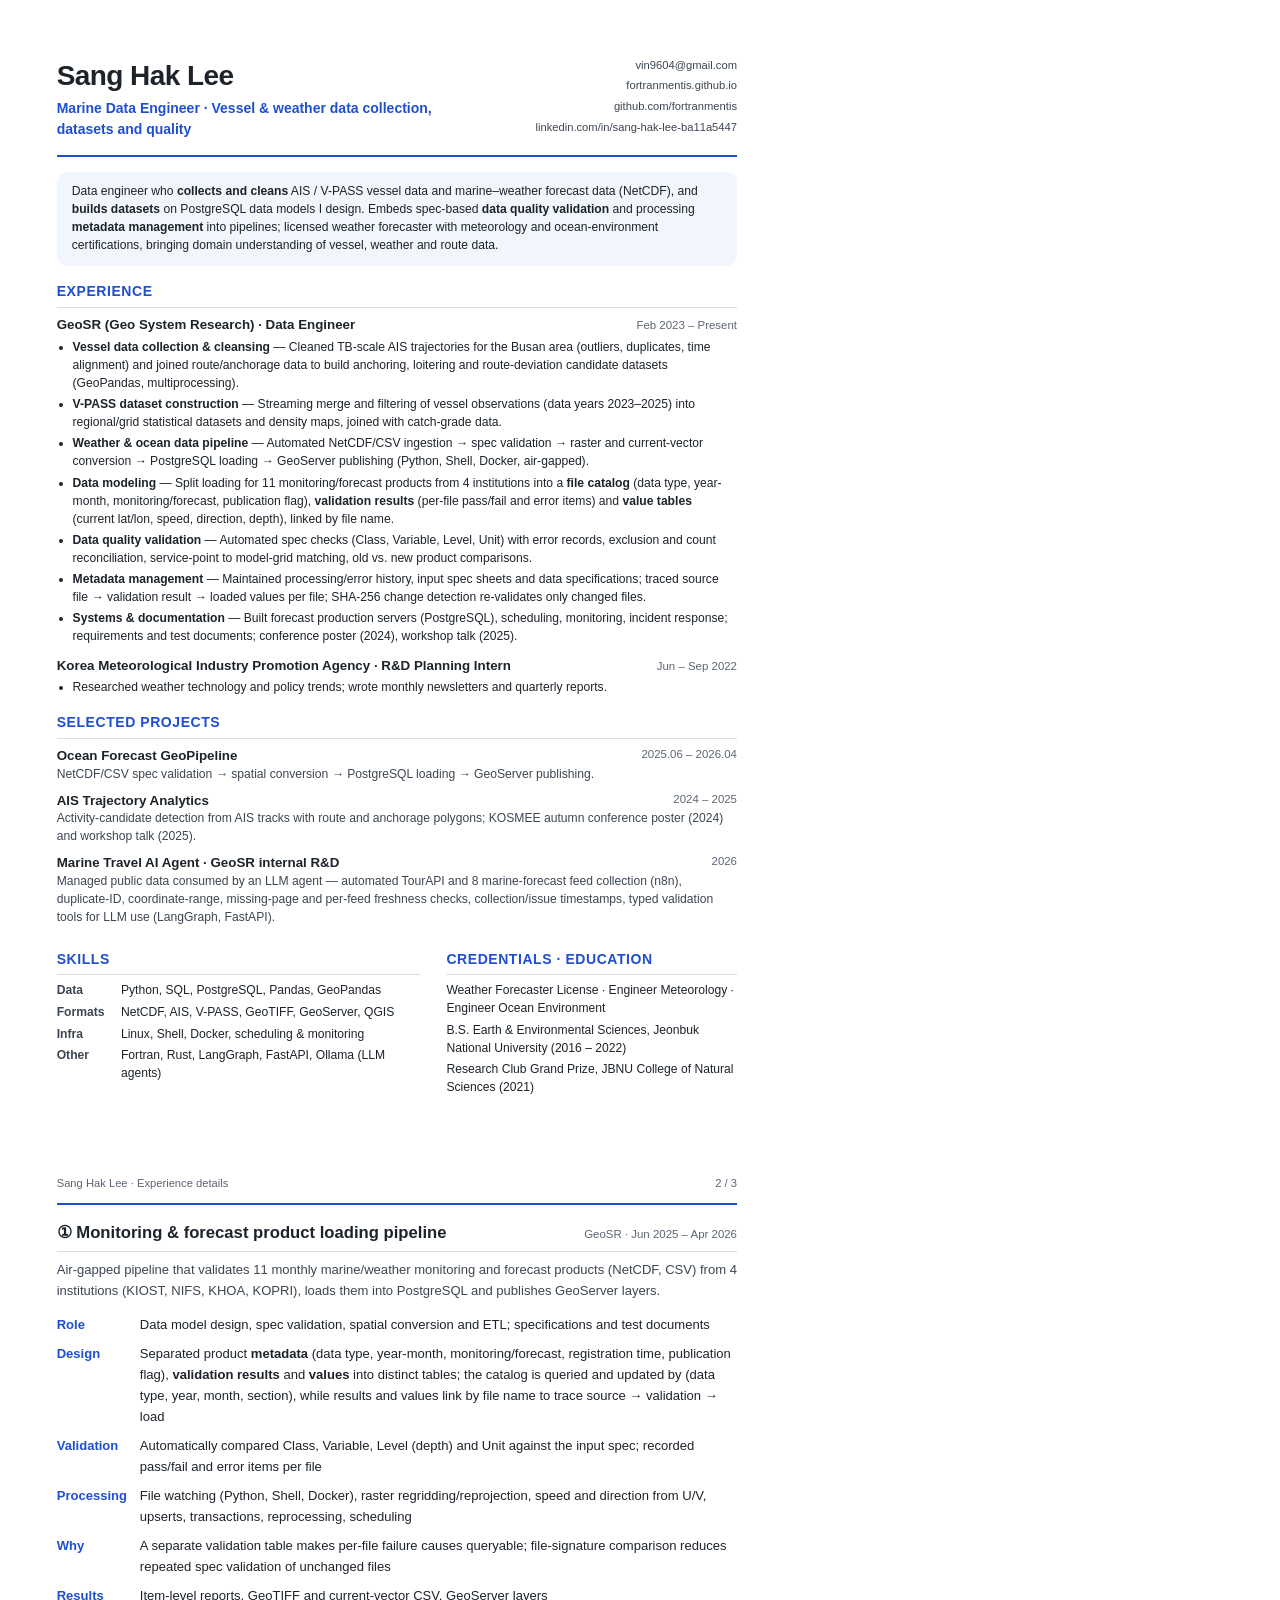
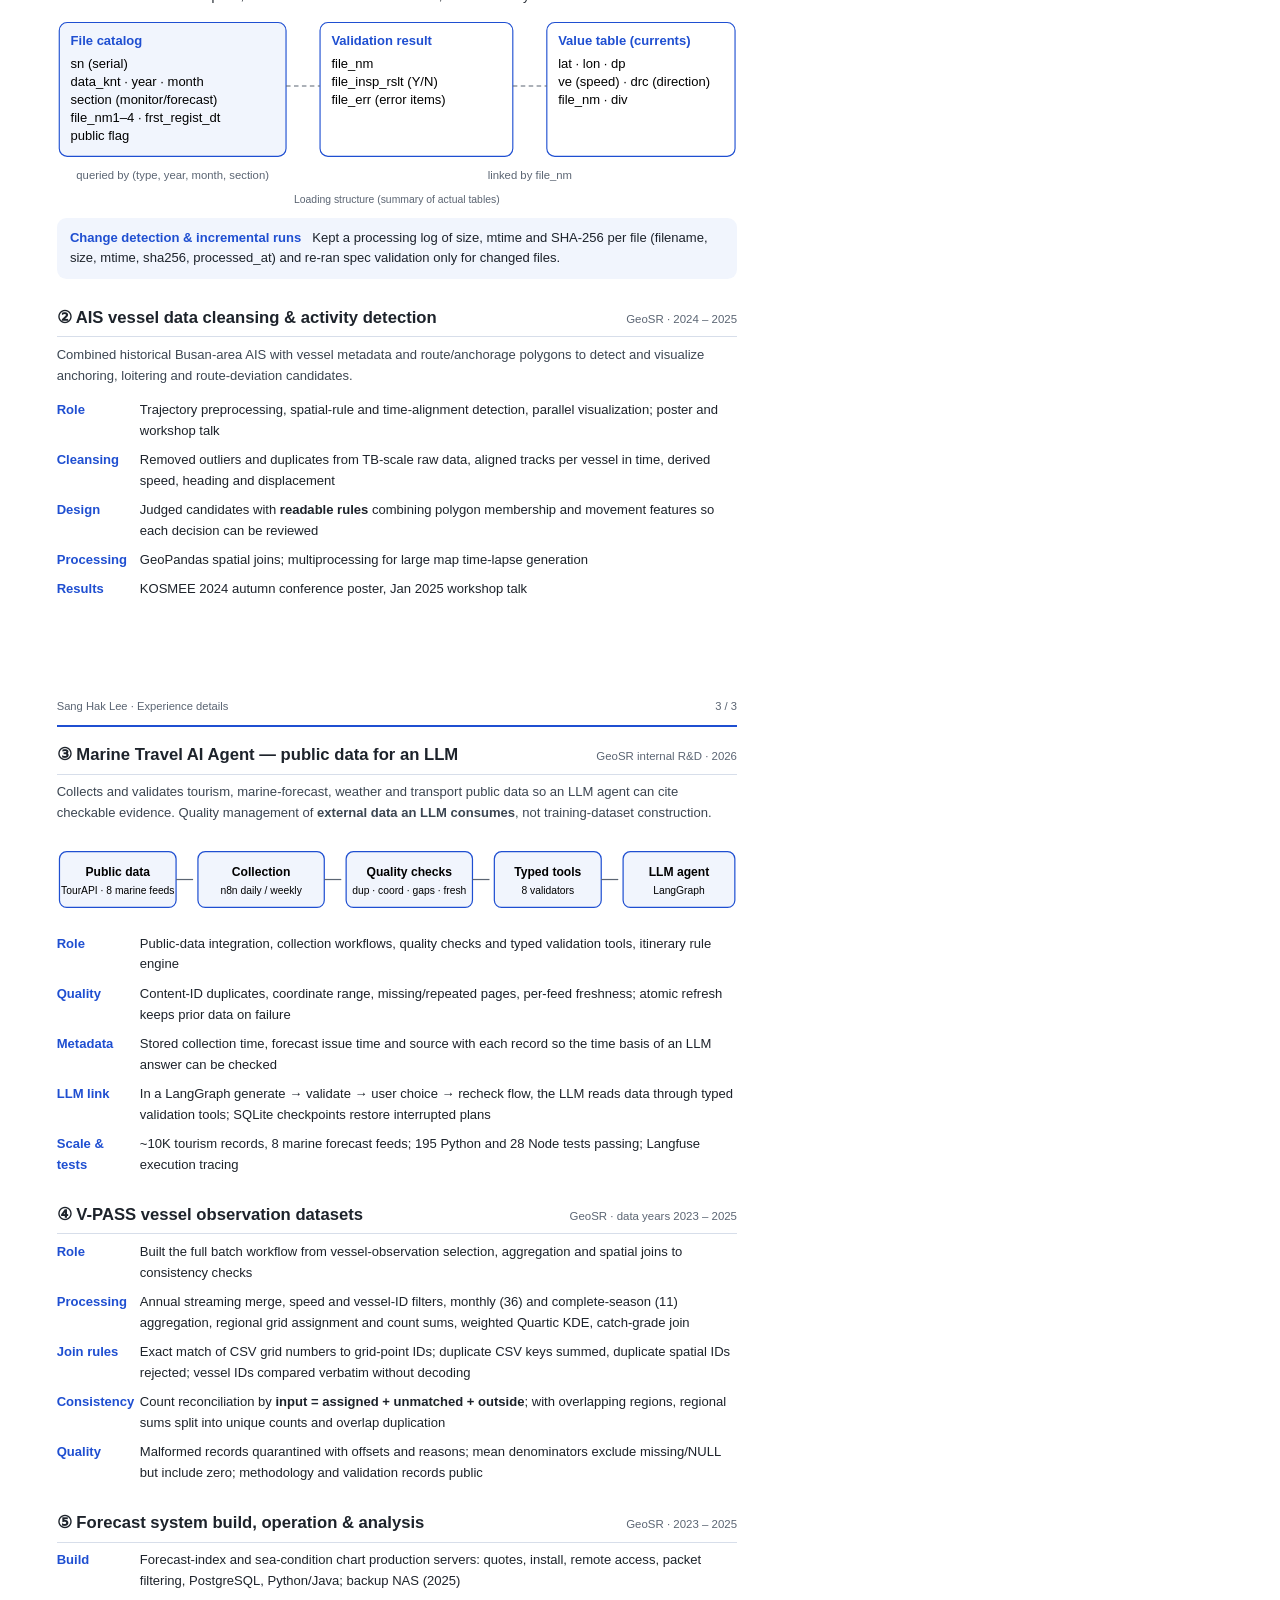
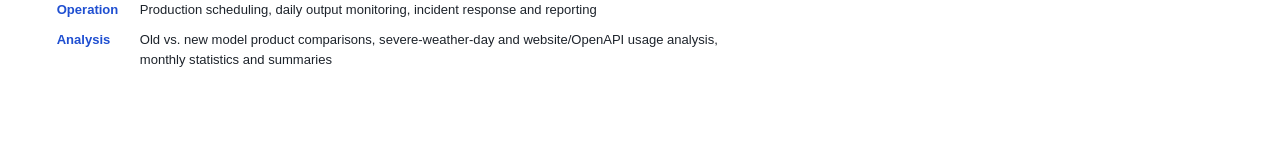
<file: resume/resume-en.html>
<!doctype html>
<html lang="en"><head><meta charset="utf-8"><title>Sang Hak Lee — Resume</title>
<link rel="stylesheet" href="resume.css"></head>
<body><main class="page">
<header>
  <div><h1>Sang Hak Lee</h1>
  <p class="role">Marine Data Engineer · Vessel &amp; weather data collection, datasets and quality</p></div>
  <ul class="contact"><li>vin9604@gmail.com</li><li>fortranmentis.github.io</li><li>github.com/fortranmentis</li><li>linkedin.com/in/sang-hak-lee-ba11a5447</li></ul>
</header>

<section class="summary"><p>Data engineer who <b>collects and cleans</b> AIS / V-PASS vessel data and marine–weather forecast data (NetCDF), and <b>builds datasets</b> on PostgreSQL data models I design. Embeds spec-based <b>data quality validation</b> and processing <b>metadata management</b> into pipelines; licensed weather forecaster with meteorology and ocean-environment certifications, bringing domain understanding of vessel, weather and route data.</p></section>

<section><h2>EXPERIENCE</h2>
<div class="job"><div class="job-head"><h3>GeoSR (Geo System Research) · Data Engineer</h3><span>Feb 2023 – Present</span></div>
<ul>
<li><b>Vessel data collection &amp; cleansing</b> — Cleaned TB-scale AIS trajectories for the Busan area (outliers, duplicates, time alignment) and joined route/anchorage data to build anchoring, loitering and route-deviation candidate datasets (GeoPandas, multiprocessing).</li>
<li><b>V-PASS dataset construction</b> — Streaming merge and filtering of vessel observations (data years 2023–2025) into regional/grid statistical datasets and density maps, joined with catch-grade data.</li>
<li><b>Weather &amp; ocean data pipeline</b> — Automated NetCDF/CSV ingestion → spec validation → raster and current-vector conversion → PostgreSQL loading → GeoServer publishing (Python, Shell, Docker, air-gapped).</li>
<li><b>Data modeling</b> — Split loading for 11 monitoring/forecast products from 4 institutions into a <b>file catalog</b> (data type, year-month, monitoring/forecast, publication flag), <b>validation results</b> (per-file pass/fail and error items) and <b>value tables</b> (current lat/lon, speed, direction, depth), linked by file name.</li>
<li><b>Data quality validation</b> — Automated spec checks (Class, Variable, Level, Unit) with error records, exclusion and count reconciliation, service-point to model-grid matching, old vs. new product comparisons.</li>
<li><b>Metadata management</b> — Maintained processing/error history, input spec sheets and data specifications; traced source file → validation result → loaded values per file; SHA-256 change detection re-validates only changed files.</li>
<li><b>Systems &amp; documentation</b> — Built forecast production servers (PostgreSQL), scheduling, monitoring, incident response; requirements and test documents; conference poster (2024), workshop talk (2025).</li>
</ul></div>
<div class="job"><div class="job-head"><h3>Korea Meteorological Industry Promotion Agency · R&amp;D Planning Intern</h3><span>Jun – Sep 2022</span></div>
<ul><li>Researched weather technology and policy trends; wrote monthly newsletters and quarterly reports.</li></ul></div>
</section>

<section><h2>SELECTED PROJECTS</h2>
<div class="proj"><h3>Ocean Forecast GeoPipeline <span>2025.06 – 2026.04</span></h3><p>NetCDF/CSV spec validation → spatial conversion → PostgreSQL loading → GeoServer publishing.</p></div>
<div class="proj"><h3>AIS Trajectory Analytics <span>2024 – 2025</span></h3><p>Activity-candidate detection from AIS tracks with route and anchorage polygons; KOSMEE autumn conference poster (2024) and workshop talk (2025).</p></div>
<div class="proj"><h3>Marine Travel AI Agent · GeoSR internal R&amp;D <span>2026</span></h3><p>Managed public data consumed by an LLM agent — automated TourAPI and 8 marine-forecast feed collection (n8n), duplicate-ID, coordinate-range, missing-page and per-feed freshness checks, collection/issue timestamps, typed validation tools for LLM use (LangGraph, FastAPI).</p></div>
</section>

<div class="two">
<section><h2>SKILLS</h2>
<dl class="skills"><dt>Data</dt><dd>Python, SQL, PostgreSQL, Pandas, GeoPandas</dd>
<dt>Formats</dt><dd>NetCDF, AIS, V-PASS, GeoTIFF, GeoServer, QGIS</dd>
<dt>Infra</dt><dd>Linux, Shell, Docker, scheduling &amp; monitoring</dd>
<dt>Other</dt><dd>Fortran, Rust, LangGraph, FastAPI, Ollama (LLM agents)</dd></dl>
</section>
<section><h2>CREDENTIALS · EDUCATION</h2>
<ul class="plain"><li>Weather Forecaster License · Engineer Meteorology · Engineer Ocean Environment</li>
<li>B.S. Earth &amp; Environmental Sciences, Jeonbuk National University (2016 – 2022)</li>
<li>Research Club Grand Prize, JBNU College of Natural Sciences (2021)</li></ul>
</section>
</div>
</main>
<main class="page detail">
<div class="detail-head"><span>Sang Hak Lee · Experience details</span><span>2 / 3</span></div>

<article class="case">
<div class="case-title"><h2>① Monitoring &amp; forecast product loading pipeline</h2><span>GeoSR · Jun 2025 – Apr 2026</span></div>
<p class="lead">Air-gapped pipeline that validates 11 monthly marine/weather monitoring and forecast products (NetCDF, CSV) from 4 institutions (KIOST, NIFS, KHOA, KOPRI), loads them into PostgreSQL and publishes GeoServer layers.</p>

<dl class="facts">
<dt>Role</dt><dd>Data model design, spec validation, spatial conversion and ETL; specifications and test documents</dd>
<dt>Design</dt><dd>Separated product <b>metadata</b> (data type, year-month, monitoring/forecast, registration time, publication flag), <b>validation results</b> and <b>values</b> into distinct tables; the catalog is queried and updated by (data type, year, month, section), while results and values link by file name to trace source → validation → load</dd>
<dt>Validation</dt><dd>Automatically compared Class, Variable, Level (depth) and Unit against the input spec; recorded pass/fail and error items per file</dd>
<dt>Processing</dt><dd>File watching (Python, Shell, Docker), raster regridding/reprojection, speed and direction from U/V, upserts, transactions, reprocessing, scheduling</dd>
<dt>Why</dt><dd>A separate validation table makes per-file failure causes queryable; file-signature comparison reduces repeated spec validation of unchanged files</dd>
<dt>Results</dt><dd>Item-level reports, GeoTIFF and current-vector CSV, GeoServer layers</dd>
</dl>
<figure class="erd"><svg viewBox="0 0 600 150" xmlns="http://www.w3.org/2000/svg" font-size="11.5" font-family="inherit"><rect x="2" y="4" width="200" height="118" rx="7" fill="#f1f5fd" stroke="#1f4fd1"/><text x="12" y="24" font-weight="700" fill="#1f4fd1">File catalog</text><text x="12" y="44">sn (serial)</text><text x="12" y="60">data_knt · year · month</text><text x="12" y="76">section (monitor/forecast)</text><text x="12" y="92">file_nm1–4 · frst_regist_dt</text><text x="12" y="108">public flag</text><rect x="232" y="4" width="170" height="118" rx="7" fill="#fff" stroke="#1f4fd1"/><text x="242" y="24" font-weight="700" fill="#1f4fd1">Validation result</text><text x="242" y="44">file_nm</text><text x="242" y="60">file_insp_rslt (Y/N)</text><text x="242" y="76">file_err (error items)</text><rect x="432" y="4" width="166" height="118" rx="7" fill="#fff" stroke="#1f4fd1"/><text x="442" y="24" font-weight="700" fill="#1f4fd1">Value table (currents)</text><text x="442" y="44">lat · lon · dp</text><text x="442" y="60">ve (speed) · drc (direction)</text><text x="442" y="76">file_nm · div</text><g stroke="#5b6573" stroke-dasharray="4 3"><path d="M202 60 H232"/><path d="M402 60 H432"/></g><text x="102" y="142" font-size="10" fill="#5b6573" text-anchor="middle">queried by (type, year, month, section)</text><text x="417" y="142" font-size="10" fill="#5b6573" text-anchor="middle">linked by file_nm</text></svg><figcaption>Loading structure (summary of actual tables)</figcaption></figure>
<p class="next"><b>Change detection &amp; incremental runs</b> Kept a processing log of size, mtime and SHA-256 per file (filename, size, mtime, sha256, processed_at) and re-ran spec validation only for changed files.</p>
</article>

<article class="case">
<div class="case-title"><h2>② AIS vessel data cleansing &amp; activity detection</h2><span>GeoSR · 2024 – 2025</span></div>
<p class="lead">Combined historical Busan-area AIS with vessel metadata and route/anchorage polygons to detect and visualize anchoring, loitering and route-deviation candidates.</p>
<dl class="facts">
<dt>Role</dt><dd>Trajectory preprocessing, spatial-rule and time-alignment detection, parallel visualization; poster and workshop talk</dd>
<dt>Cleansing</dt><dd>Removed outliers and duplicates from TB-scale raw data, aligned tracks per vessel in time, derived speed, heading and displacement</dd>
<dt>Design</dt><dd>Judged candidates with <b>readable rules</b> combining polygon membership and movement features so each decision can be reviewed</dd>
<dt>Processing</dt><dd>GeoPandas spatial joins; multiprocessing for large map time-lapse generation</dd>
<dt>Results</dt><dd>KOSMEE 2024 autumn conference poster, Jan 2025 workshop talk</dd>
</dl>
</article>
</main>

<main class="page detail">
<div class="detail-head"><span>Sang Hak Lee · Experience details</span><span>3 / 3</span></div>

<article class="case">
<div class="case-title"><h2>③ Marine Travel AI Agent — public data for an LLM</h2><span>GeoSR internal R&amp;D · 2026</span></div>
<p class="lead">Collects and validates tourism, marine-forecast, weather and transport public data so an LLM agent can cite checkable evidence. Quality management of <b>external data an LLM consumes</b>, not training-dataset construction.</p>
<figure class="flow"><svg viewBox="0 0 560 70" xmlns="http://www.w3.org/2000/svg" font-size="10">
<g fill="#f1f5fd" stroke="#1f4fd1"><rect x="2" y="12" width="96" height="46" rx="6"/><rect x="116" y="12" width="104" height="46" rx="6"/><rect x="238" y="12" width="104" height="46" rx="6"/><rect x="360" y="12" width="88" height="46" rx="6"/><rect x="466" y="12" width="92" height="46" rx="6"/></g>
<g text-anchor="middle"><text x="50" y="32" font-weight="700">Public data</text><text x="50" y="47" font-size="8.5">TourAPI · 8 marine feeds</text>
<text x="168" y="32" font-weight="700">Collection</text><text x="168" y="47" font-size="8.5">n8n daily / weekly</text>
<text x="290" y="32" font-weight="700">Quality checks</text><text x="290" y="47" font-size="8.5">dup · coord · gaps · fresh</text>
<text x="404" y="32" font-weight="700">Typed tools</text><text x="404" y="47" font-size="8.5">8 validators</text>
<text x="512" y="32" font-weight="700">LLM agent</text><text x="512" y="47" font-size="8.5">LangGraph</text></g>
<g stroke="#5b6573"><path d="M98 35h14"/><path d="M220 35h14"/><path d="M342 35h14"/><path d="M448 35h14"/></g></svg></figure>
<dl class="facts">
<dt>Role</dt><dd>Public-data integration, collection workflows, quality checks and typed validation tools, itinerary rule engine</dd>
<dt>Quality</dt><dd>Content-ID duplicates, coordinate range, missing/repeated pages, per-feed freshness; atomic refresh keeps prior data on failure</dd>
<dt>Metadata</dt><dd>Stored collection time, forecast issue time and source with each record so the time basis of an LLM answer can be checked</dd>
<dt>LLM link</dt><dd>In a LangGraph generate → validate → user choice → recheck flow, the LLM reads data through typed validation tools; SQLite checkpoints restore interrupted plans</dd>
<dt>Scale &amp; tests</dt><dd>~10K tourism records, 8 marine forecast feeds; 195 Python and 28 Node tests passing; Langfuse execution tracing</dd>
</dl>
</article>

<article class="case">
<div class="case-title"><h2>④ V-PASS vessel observation datasets</h2><span>GeoSR · data years 2023 – 2025</span></div>
<dl class="facts">
<dt>Role</dt><dd>Built the full batch workflow from vessel-observation selection, aggregation and spatial joins to consistency checks</dd>
<dt>Processing</dt><dd>Annual streaming merge, speed and vessel-ID filters, monthly (36) and complete-season (11) aggregation, regional grid assignment and count sums, weighted Quartic KDE, catch-grade join</dd>
<dt>Join rules</dt><dd>Exact match of CSV grid numbers to grid-point IDs; duplicate CSV keys summed, duplicate spatial IDs rejected; vessel IDs compared verbatim without decoding</dd>
<dt>Consistency</dt><dd>Count reconciliation by <b>input = assigned + unmatched + outside</b>; with overlapping regions, regional sums split into unique counts and overlap duplication</dd>
<dt>Quality</dt><dd>Malformed records quarantined with offsets and reasons; mean denominators exclude missing/NULL but include zero; methodology and validation records public</dd>
</dl>
</article>

<article class="case">
<div class="case-title"><h2>⑤ Forecast system build, operation &amp; analysis</h2><span>GeoSR · 2023 – 2025</span></div>
<dl class="facts">
<dt>Build</dt><dd>Forecast-index and sea-condition chart production servers: quotes, install, remote access, packet filtering, PostgreSQL, Python/Java; backup NAS (2025)</dd>
<dt>Operation</dt><dd>Production scheduling, daily output monitoring, incident response and reporting</dd>
<dt>Analysis</dt><dd>Old vs. new model product comparisons, severe-weather-day and website/OpenAPI usage analysis, monthly statistics and summaries</dd>
</dl>
</article>
</main>
</body></html>
</file>
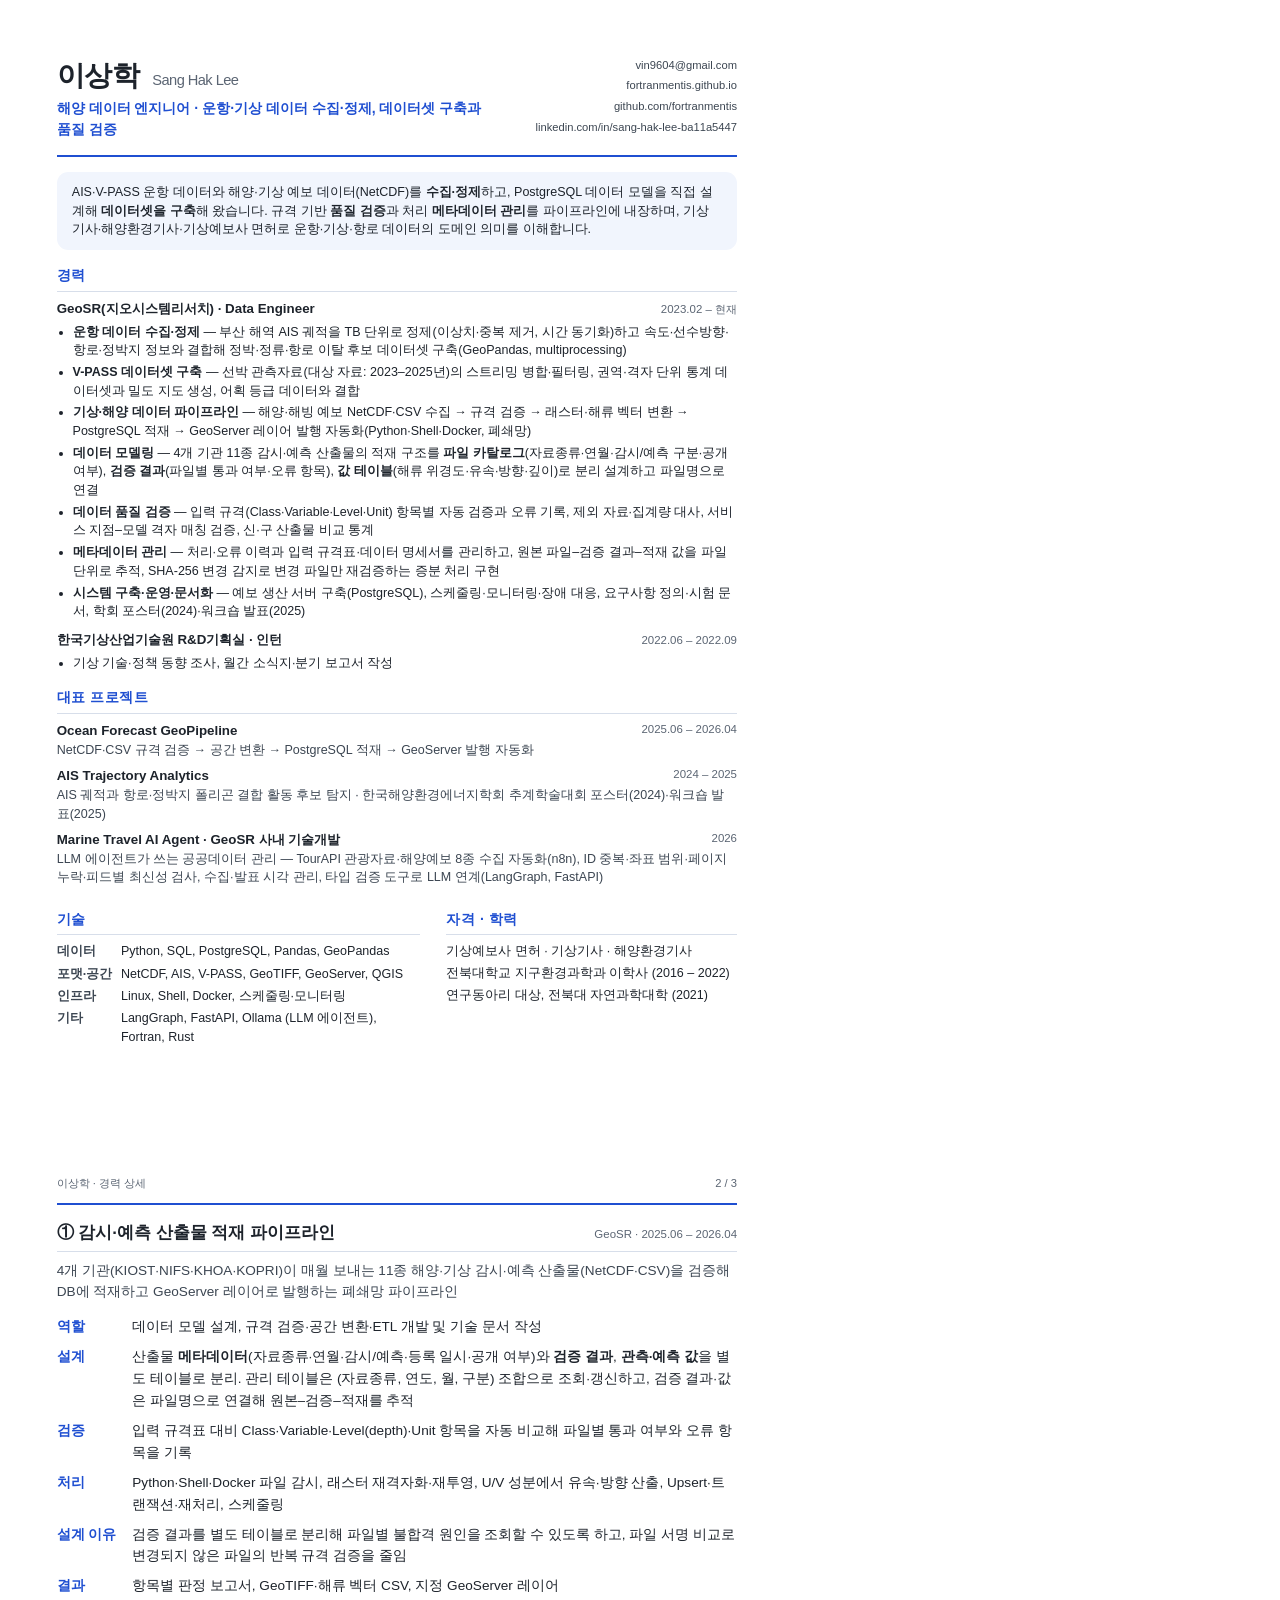
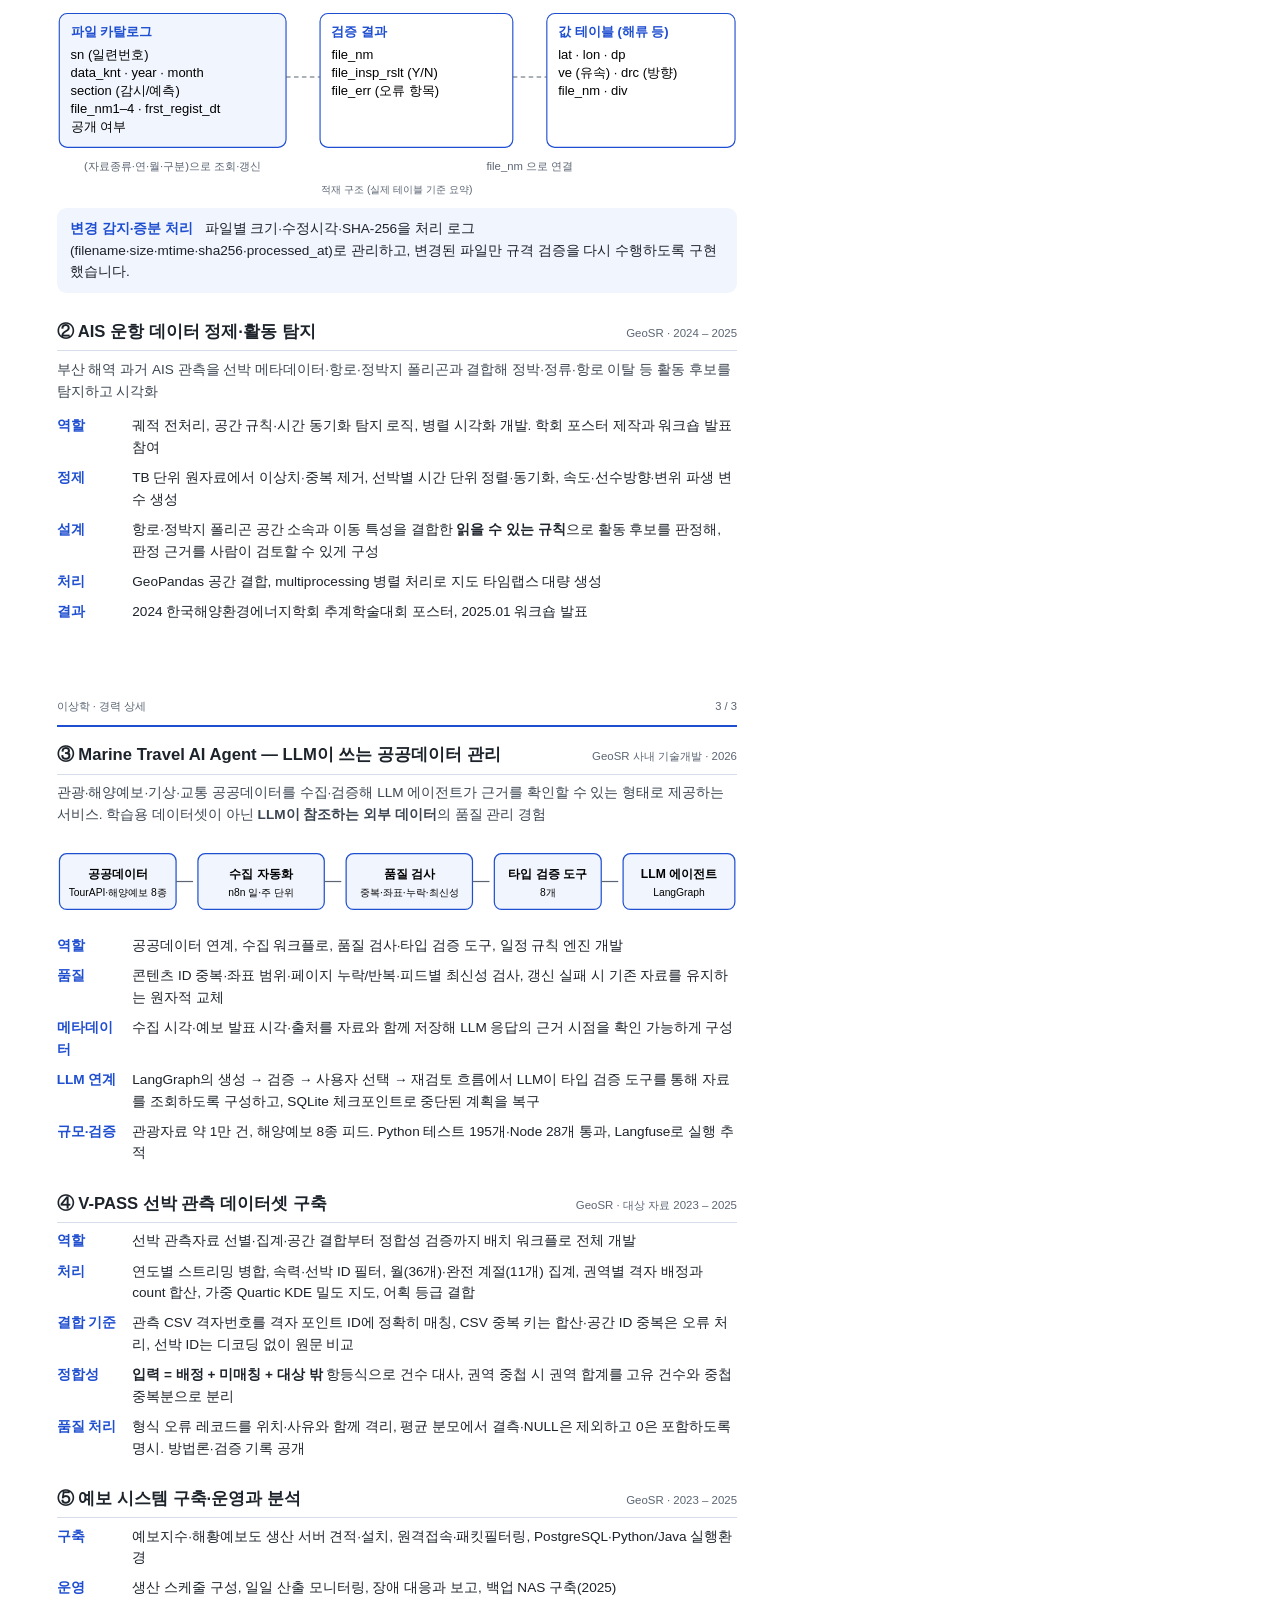
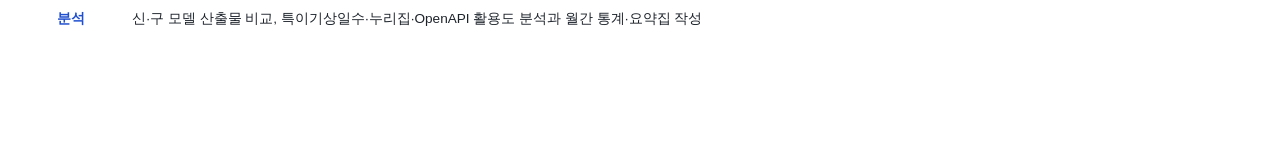
<file: resume/resume-ko.html>
<!doctype html>
<html lang="ko"><head><meta charset="utf-8"><title>이상학 이력서</title>
<link rel="stylesheet" href="resume.css"></head>
<body><main class="page">
<header>
  <div><h1>이상학 <span>Sang Hak Lee</span></h1>
  <p class="role">해양 데이터 엔지니어 · 운항·기상 데이터 수집·정제, 데이터셋 구축과 품질 검증</p></div>
  <ul class="contact"><li>vin9604@gmail.com</li><li>fortranmentis.github.io</li><li>github.com/fortranmentis</li><li>linkedin.com/in/sang-hak-lee-ba11a5447</li></ul>
</header>

<section class="summary"><p>AIS·V-PASS 운항 데이터와 해양·기상 예보 데이터(NetCDF)를 <b>수집·정제</b>하고, PostgreSQL 데이터 모델을 직접 설계해 <b>데이터셋을 구축</b>해 왔습니다. 규격 기반 <b>품질 검증</b>과 처리 <b>메타데이터 관리</b>를 파이프라인에 내장하며, 기상기사·해양환경기사·기상예보사 면허로 운항·기상·항로 데이터의 도메인 의미를 이해합니다.</p></section>

<section><h2>경력</h2>
<div class="job"><div class="job-head"><h3>GeoSR(지오시스템리서치) · Data Engineer</h3><span>2023.02 – 현재</span></div>
<ul>
<li><b>운항 데이터 수집·정제</b> — 부산 해역 AIS 궤적을 TB 단위로 정제(이상치·중복 제거, 시간 동기화)하고 속도·선수방향·항로·정박지 정보와 결합해 정박·정류·항로 이탈 후보 데이터셋 구축(GeoPandas, multiprocessing)</li>
<li><b>V-PASS 데이터셋 구축</b> — 선박 관측자료(대상 자료: 2023–2025년)의 스트리밍 병합·필터링, 권역·격자 단위 통계 데이터셋과 밀도 지도 생성, 어획 등급 데이터와 결합</li>
<li><b>기상·해양 데이터 파이프라인</b> — 해양·해빙 예보 NetCDF·CSV 수집 → 규격 검증 → 래스터·해류 벡터 변환 → PostgreSQL 적재 → GeoServer 레이어 발행 자동화(Python·Shell·Docker, 폐쇄망)</li>
<li><b>데이터 모델링</b> — 4개 기관 11종 감시·예측 산출물의 적재 구조를 <b>파일 카탈로그</b>(자료종류·연월·감시/예측 구분·공개 여부), <b>검증 결과</b>(파일별 통과 여부·오류 항목), <b>값 테이블</b>(해류 위경도·유속·방향·깊이)로 분리 설계하고 파일명으로 연결</li>
<li><b>데이터 품질 검증</b> — 입력 규격(Class·Variable·Level·Unit) 항목별 자동 검증과 오류 기록, 제외 자료·집계량 대사, 서비스 지점–모델 격자 매칭 검증, 신·구 산출물 비교 통계</li>
<li><b>메타데이터 관리</b> — 처리·오류 이력과 입력 규격표·데이터 명세서를 관리하고, 원본 파일–검증 결과–적재 값을 파일 단위로 추적, SHA-256 변경 감지로 변경 파일만 재검증하는 증분 처리 구현</li>
<li><b>시스템 구축·운영·문서화</b> — 예보 생산 서버 구축(PostgreSQL), 스케줄링·모니터링·장애 대응, 요구사항 정의·시험 문서, 학회 포스터(2024)·워크숍 발표(2025)</li>
</ul></div>
<div class="job"><div class="job-head"><h3>한국기상산업기술원 R&amp;D기획실 · 인턴</h3><span>2022.06 – 2022.09</span></div>
<ul><li>기상 기술·정책 동향 조사, 월간 소식지·분기 보고서 작성</li></ul></div>
</section>

<section><h2>대표 프로젝트</h2>
<div class="proj"><h3>Ocean Forecast GeoPipeline <span>2025.06 – 2026.04</span></h3><p>NetCDF·CSV 규격 검증 → 공간 변환 → PostgreSQL 적재 → GeoServer 발행 자동화</p></div>
<div class="proj"><h3>AIS Trajectory Analytics <span>2024 – 2025</span></h3><p>AIS 궤적과 항로·정박지 폴리곤 결합 활동 후보 탐지 · 한국해양환경에너지학회 추계학술대회 포스터(2024)·워크숍 발표(2025)</p></div>
<div class="proj"><h3>Marine Travel AI Agent · GeoSR 사내 기술개발 <span>2026</span></h3><p>LLM 에이전트가 쓰는 공공데이터 관리 — TourAPI 관광자료·해양예보 8종 수집 자동화(n8n), ID 중복·좌표 범위·페이지 누락·피드별 최신성 검사, 수집·발표 시각 관리, 타입 검증 도구로 LLM 연계(LangGraph, FastAPI)</p></div>
</section>

<div class="two">
<section><h2>기술</h2>
<dl class="skills"><dt>데이터</dt><dd>Python, SQL, PostgreSQL, Pandas, GeoPandas</dd>
<dt>포맷·공간</dt><dd>NetCDF, AIS, V-PASS, GeoTIFF, GeoServer, QGIS</dd>
<dt>인프라</dt><dd>Linux, Shell, Docker, 스케줄링·모니터링</dd>
<dt>기타</dt><dd>LangGraph, FastAPI, Ollama (LLM 에이전트), Fortran, Rust</dd></dl>
</section>
<section><h2>자격 · 학력</h2>
<ul class="plain"><li>기상예보사 면허 · 기상기사 · 해양환경기사</li>
<li>전북대학교 지구환경과학과 이학사 (2016 – 2022)</li>
<li>연구동아리 대상, 전북대 자연과학대학 (2021)</li></ul>
</section>
</div>
</main>
<main class="page detail">
<div class="detail-head"><span>이상학 · 경력 상세</span><span>2 / 3</span></div>

<article class="case">
<div class="case-title"><h2>① 감시·예측 산출물 적재 파이프라인</h2><span>GeoSR · 2025.06 – 2026.04</span></div>
<p class="lead">4개 기관(KIOST·NIFS·KHOA·KOPRI)이 매월 보내는 11종 해양·기상 감시·예측 산출물(NetCDF·CSV)을 검증해 DB에 적재하고 GeoServer 레이어로 발행하는 폐쇄망 파이프라인</p>

<dl class="facts">
<dt>역할</dt><dd>데이터 모델 설계, 규격 검증·공간 변환·ETL 개발 및 기술 문서 작성</dd>
<dt>설계</dt><dd>산출물 <b>메타데이터</b>(자료종류·연월·감시/예측·등록 일시·공개 여부)와 <b>검증 결과</b>, <b>관측·예측 값</b>을 별도 테이블로 분리. 관리 테이블은 (자료종류, 연도, 월, 구분) 조합으로 조회·갱신하고, 검증 결과·값은 파일명으로 연결해 원본–검증–적재를 추적</dd>
<dt>검증</dt><dd>입력 규격표 대비 Class·Variable·Level(depth)·Unit 항목을 자동 비교해 파일별 통과 여부와 오류 항목을 기록</dd>
<dt>처리</dt><dd>Python·Shell·Docker 파일 감시, 래스터 재격자화·재투영, U/V 성분에서 유속·방향 산출, Upsert·트랜잭션·재처리, 스케줄링</dd>
<dt>설계 이유</dt><dd>검증 결과를 별도 테이블로 분리해 파일별 불합격 원인을 조회할 수 있도록 하고, 파일 서명 비교로 변경되지 않은 파일의 반복 규격 검증을 줄임</dd>
<dt>결과</dt><dd>항목별 판정 보고서, GeoTIFF·해류 벡터 CSV, 지정 GeoServer 레이어</dd>
</dl>
<figure class="erd"><svg viewBox="0 0 600 150" xmlns="http://www.w3.org/2000/svg" font-size="11.5" font-family="inherit"><rect x="2" y="4" width="200" height="118" rx="7" fill="#f1f5fd" stroke="#1f4fd1"/><text x="12" y="24" font-weight="700" fill="#1f4fd1">파일 카탈로그</text><text x="12" y="44">sn (일련번호)</text><text x="12" y="60">data_knt · year · month</text><text x="12" y="76">section (감시/예측)</text><text x="12" y="92">file_nm1–4 · frst_regist_dt</text><text x="12" y="108">공개 여부</text><rect x="232" y="4" width="170" height="118" rx="7" fill="#fff" stroke="#1f4fd1"/><text x="242" y="24" font-weight="700" fill="#1f4fd1">검증 결과</text><text x="242" y="44">file_nm</text><text x="242" y="60">file_insp_rslt (Y/N)</text><text x="242" y="76">file_err (오류 항목)</text><rect x="432" y="4" width="166" height="118" rx="7" fill="#fff" stroke="#1f4fd1"/><text x="442" y="24" font-weight="700" fill="#1f4fd1">값 테이블 (해류 등)</text><text x="442" y="44">lat · lon · dp</text><text x="442" y="60">ve (유속) · drc (방향)</text><text x="442" y="76">file_nm · div</text><g stroke="#5b6573" stroke-dasharray="4 3"><path d="M202 60 H232"/><path d="M402 60 H432"/></g><text x="102" y="142" font-size="10" fill="#5b6573" text-anchor="middle">(자료종류·연·월·구분)으로 조회·갱신</text><text x="417" y="142" font-size="10" fill="#5b6573" text-anchor="middle">file_nm 으로 연결</text></svg><figcaption>적재 구조 (실제 테이블 기준 요약)</figcaption></figure>
<p class="next"><b>변경 감지·증분 처리</b> 파일별 크기·수정시각·SHA-256을 처리 로그(filename·size·mtime·sha256·processed_at)로 관리하고, 변경된 파일만 규격 검증을 다시 수행하도록 구현했습니다.</p>
</article>

<article class="case">
<div class="case-title"><h2>② AIS 운항 데이터 정제·활동 탐지</h2><span>GeoSR · 2024 – 2025</span></div>
<p class="lead">부산 해역 과거 AIS 관측을 선박 메타데이터·항로·정박지 폴리곤과 결합해 정박·정류·항로 이탈 등 활동 후보를 탐지하고 시각화</p>
<dl class="facts">
<dt>역할</dt><dd>궤적 전처리, 공간 규칙·시간 동기화 탐지 로직, 병렬 시각화 개발. 학회 포스터 제작과 워크숍 발표 참여</dd>
<dt>정제</dt><dd>TB 단위 원자료에서 이상치·중복 제거, 선박별 시간 단위 정렬·동기화, 속도·선수방향·변위 파생 변수 생성</dd>
<dt>설계</dt><dd>항로·정박지 폴리곤 공간 소속과 이동 특성을 결합한 <b>읽을 수 있는 규칙</b>으로 활동 후보를 판정해, 판정 근거를 사람이 검토할 수 있게 구성</dd>
<dt>처리</dt><dd>GeoPandas 공간 결합, multiprocessing 병렬 처리로 지도 타임랩스 대량 생성</dd>
<dt>결과</dt><dd>2024 한국해양환경에너지학회 추계학술대회 포스터, 2025.01 워크숍 발표</dd>
</dl>
</article>
</main>

<main class="page detail">
<div class="detail-head"><span>이상학 · 경력 상세</span><span>3 / 3</span></div>

<article class="case">
<div class="case-title"><h2>③ Marine Travel AI Agent — LLM이 쓰는 공공데이터 관리</h2><span>GeoSR 사내 기술개발 · 2026</span></div>
<p class="lead">관광·해양예보·기상·교통 공공데이터를 수집·검증해 LLM 에이전트가 근거를 확인할 수 있는 형태로 제공하는 서비스. 학습용 데이터셋이 아닌 <b>LLM이 참조하는 외부 데이터</b>의 품질 관리 경험</p>
<figure class="flow"><svg viewBox="0 0 560 70" xmlns="http://www.w3.org/2000/svg" font-size="10">
<g fill="#f1f5fd" stroke="#1f4fd1"><rect x="2" y="12" width="96" height="46" rx="6"/><rect x="116" y="12" width="104" height="46" rx="6"/><rect x="238" y="12" width="104" height="46" rx="6"/><rect x="360" y="12" width="88" height="46" rx="6"/><rect x="466" y="12" width="92" height="46" rx="6"/></g>
<g text-anchor="middle"><text x="50" y="32" font-weight="700">공공데이터</text><text x="50" y="47" font-size="8.5">TourAPI·해양예보 8종</text>
<text x="168" y="32" font-weight="700">수집 자동화</text><text x="168" y="47" font-size="8.5">n8n 일·주 단위</text>
<text x="290" y="32" font-weight="700">품질 검사</text><text x="290" y="47" font-size="8.5">중복·좌표·누락·최신성</text>
<text x="404" y="32" font-weight="700">타입 검증 도구</text><text x="404" y="47" font-size="8.5">8개</text>
<text x="512" y="32" font-weight="700">LLM 에이전트</text><text x="512" y="47" font-size="8.5">LangGraph</text></g>
<g stroke="#5b6573" fill="#5b6573"><path d="M98 35h14"/><path d="M220 35h14"/><path d="M342 35h14"/><path d="M448 35h14"/></g></svg></figure>
<dl class="facts">
<dt>역할</dt><dd>공공데이터 연계, 수집 워크플로, 품질 검사·타입 검증 도구, 일정 규칙 엔진 개발</dd>
<dt>품질</dt><dd>콘텐츠 ID 중복·좌표 범위·페이지 누락/반복·피드별 최신성 검사, 갱신 실패 시 기존 자료를 유지하는 원자적 교체</dd>
<dt>메타데이터</dt><dd>수집 시각·예보 발표 시각·출처를 자료와 함께 저장해 LLM 응답의 근거 시점을 확인 가능하게 구성</dd>
<dt>LLM 연계</dt><dd>LangGraph의 생성 → 검증 → 사용자 선택 → 재검토 흐름에서 LLM이 타입 검증 도구를 통해 자료를 조회하도록 구성하고, SQLite 체크포인트로 중단된 계획을 복구</dd>
<dt>규모·검증</dt><dd>관광자료 약 1만 건, 해양예보 8종 피드. Python 테스트 195개·Node 28개 통과, Langfuse로 실행 추적</dd>
</dl>
</article>

<article class="case">
<div class="case-title"><h2>④ V-PASS 선박 관측 데이터셋 구축</h2><span>GeoSR · 대상 자료 2023 – 2025</span></div>
<dl class="facts">
<dt>역할</dt><dd>선박 관측자료 선별·집계·공간 결합부터 정합성 검증까지 배치 워크플로 전체 개발</dd>
<dt>처리</dt><dd>연도별 스트리밍 병합, 속력·선박 ID 필터, 월(36개)·완전 계절(11개) 집계, 권역별 격자 배정과 count 합산, 가중 Quartic KDE 밀도 지도, 어획 등급 결합</dd>
<dt>결합 기준</dt><dd>관측 CSV 격자번호를 격자 포인트 ID에 정확히 매칭, CSV 중복 키는 합산·공간 ID 중복은 오류 처리, 선박 ID는 디코딩 없이 원문 비교</dd>
<dt>정합성</dt><dd><b>입력 = 배정 + 미매칭 + 대상 밖</b> 항등식으로 건수 대사, 권역 중첩 시 권역 합계를 고유 건수와 중첩 중복분으로 분리</dd>
<dt>품질 처리</dt><dd>형식 오류 레코드를 위치·사유와 함께 격리, 평균 분모에서 결측·NULL은 제외하고 0은 포함하도록 명시. 방법론·검증 기록 공개</dd>
</dl>
</article>

<article class="case">
<div class="case-title"><h2>⑤ 예보 시스템 구축·운영과 분석</h2><span>GeoSR · 2023 – 2025</span></div>
<dl class="facts">
<dt>구축</dt><dd>예보지수·해황예보도 생산 서버 견적·설치, 원격접속·패킷필터링, PostgreSQL·Python/Java 실행환경</dd>
<dt>운영</dt><dd>생산 스케줄 구성, 일일 산출 모니터링, 장애 대응과 보고, 백업 NAS 구축(2025)</dd>
<dt>분석</dt><dd>신·구 모델 산출물 비교, 특이기상일수·누리집·OpenAPI 활용도 분석과 월간 통계·요약집 작성</dd>
</dl>
</article>
</main>
</body></html>
</file>
<file: style.css>
@charset "UTF-8";
:root{--ink:#1d1d1f;--muted:#6e6e73;--paper:#fff;--soft:#f5f5f7;--blue:#0071e3;--line:#d2d2d7;--sans:-apple-system,BlinkMacSystemFont,"Segoe UI","Noto Sans KR",Arial,sans-serif;--mono:ui-monospace,SFMono-Regular,Consolas,monospace;font-family:var(--sans);color:var(--ink);background:var(--paper);color-scheme:light;scroll-behavior:smooth;scroll-padding-top:80px;font-synthesis:none}
*{box-sizing:border-box}body{margin:0}a{color:inherit;text-decoration:none}button{font:inherit}img{display:block;max-width:100%;height:auto}p{line-height:1.6;margin:0 0 1em}h1,h2,h3,h4{margin:0;line-height:1.05;letter-spacing:-.045em;font-weight:650}h1{font-size:clamp(64px,7.5vw,112px)}h2{font-size:clamp(40px,4.5vw,64px)}h3{font-size:30px}h4{font-size:19px}em{font-style:normal;background:linear-gradient(100deg,#0879bd 0%,#3176d2 40%,#25a197 95%);color:transparent;background-clip:text;-webkit-background-clip:text}.wrap{width:min(1200px,calc(100% - 100px));margin-inline:auto}[hidden]{display:none!important}a:focus-visible,button:focus-visible,summary:focus-visible{outline:3px solid #0071e3;outline-offset:5px}.skip{position:fixed;left:20px;top:-100px;background:white;color:var(--blue);padding:12px;z-index:100}.skip:focus{top:12px}.header{height:64px;position:sticky;top:0;z-index:20;display:flex;align-items:center;justify-content:space-between;gap:25px;padding:0 max(40px,calc((100vw - 1200px)/2));background:#ffffffd9;border-bottom:1px solid #0000000e;backdrop-filter:blur(24px) saturate(180%);-webkit-backdrop-filter:blur(24px) saturate(180%)}.wordmark{display:flex;align-items:center;gap:10px;font-size:13px;font-weight:650;letter-spacing:-.02em}.wordmark small{display:none}.monogram{font-size:30px;letter-spacing:-4px;line-height:1;padding:0 5px 3px 0}.monogram span{color:var(--blue)}nav{display:flex;align-items:center;gap:36px;font-size:12px;color:#424245}.language{font-size:11px;display:flex;gap:8px;align-items:center;color:var(--muted)}.language a[aria-current]{color:var(--ink);font-weight:600}.language span{color:#c2c2c7}nav a:hover,.language a:hover{color:var(--blue)}.eyebrow{font-size:12px;font-weight:600;letter-spacing:.045em;color:var(--muted);margin-bottom:22px;line-height:1.5}.hero{padding-top:89px;padding-bottom:0;text-align:center;display:block}.hero-copy{max-width:1000px;margin:auto}.hero .eyebrow{font-size:13px;color:#77777c;letter-spacing:.08em;margin-bottom:22px}.status-dot{display:none}.hero h1{line-height:1.02;letter-spacing:-.065em}.intro{font-size:25px;line-height:1.4;color:var(--muted);max-width:680px;margin:29px auto 0;letter-spacing:-.025em}.actions{display:flex;justify-content:center;align-items:center;gap:25px;flex-wrap:wrap;margin-top:30px}.button{display:inline-flex;align-items:center;justify-content:center;gap:14px;padding:13px 23px;border-radius:999px;min-height:46px;font-size:14px;font-weight:500;transition:background .2s,transform .2s}.primary{color:white;background:var(--blue)}.primary:hover{background:#0077ed;transform:translateY(-1px)}.text-link{color:var(--blue);font-size:15px;display:inline-flex;align-items:center;gap:9px;line-height:1.5}.text-link:hover{text-decoration:underline;text-underline-offset:4px}.hero-name{font-size:10px;font-weight:500;color:#8c8c92;letter-spacing:.1em;margin:28px auto 0}.system{position:relative;isolation:isolate;margin:30px auto 0;min-height:340px;max-width:1050px;display:grid;grid-template-columns:repeat(4,1fr);gap:25px;align-items:center;padding:68px 50px 78px;background:radial-gradient(ellipse at 48% 60%,#bfe5ee8c,transparent 64%);overflow:visible}.system:before{content:'';position:absolute;inset:50px 0 5px;background:linear-gradient(120deg,#76b2f440,#8ee2d64a);filter:blur(45px);border-radius:50%;z-index:-1}.system-top{position:absolute;top:15px;left:0;right:0;font-size:9px;letter-spacing:.1em;display:flex;justify-content:center;color:#8b9ca4}.system-top>span:last-child{display:none}.system-path{position:absolute;inset:20px 0;width:100%;height:calc(100% - 40px);opacity:.2;transform:scaleY(.7);z-index:-1}.node{background:linear-gradient(150deg,#ffffffef,#f4f8fbd9);border:1px solid #fff;box-shadow:0 22px 40px -12px #185c7a35,inset 0 0 15px #fff;border-radius:24px;text-align:center;padding:25px 15px;font-size:15px;font-weight:600;letter-spacing:-.02em;min-height:155px;display:flex;flex-direction:column;align-items:center;justify-content:center;position:relative;backdrop-filter:blur(14px)}.node-icon{font-size:35px;font-weight:400;color:#168fc0;margin-bottom:15px;line-height:1}.node small{font:9px var(--mono);color:#7f929c;margin-top:11px;font-weight:400}.n0{transform:translateY(11px) rotate(-5deg)}.n1{transform:translateY(-9px) rotate(-2deg)}.n2{transform:translateY(-6px) rotate(2deg)}.n3{transform:translateY(14px) rotate(5deg)}.system-caption{position:absolute;bottom:18px;left:0;right:0;font-size:11px;color:#7c8f98;letter-spacing:-.01em;margin:0}.focus-strip{background:var(--soft);margin-top:16px}.focus-strip .wrap{display:flex;justify-content:center;gap:55px;align-items:center;padding-block:20px;color:#69696e;font-size:11px}.focus-strip span:before{content:'·';padding-right:15px;color:#a4a4aa}.focus-strip span:first-child:before{display:none}.apps-section{width:100%;max-width:none;padding:89px 0 0}.apps-section>.eyebrow,.apps-section>h2,.apps-section>.section-intro{text-align:center}.apps-section>.eyebrow{margin-bottom:17px}.apps-section>h2{max-width:1000px;margin-inline:auto}.section-intro{font-size:23px;color:var(--muted);max-width:700px;margin:22px auto 55px;letter-spacing:-.02em;line-height:1.4}.app{display:flex;flex-direction:column;gap:0;align-items:center;text-align:center;position:relative;overflow:hidden;padding:70px 50px 0;margin:12px 12px 0;background:#000;color:#f5f5f7;min-width:0}.app-copy{order:0;max-width:760px;position:relative;z-index:2}.app-copy .eyebrow{font-size:17px;color:#f5f5f7;letter-spacing:.015em;margin-bottom:20px}.app-copy h3{font-size:clamp(40px,4.8vw,68px);margin-bottom:25px;line-height:1.04}.app-copy>p:not(.eyebrow):not(.stack):not(.caption){font-size:21px;line-height:1.45;color:#a1a1a6;max-width:720px;margin-inline:auto;letter-spacing:-.02em}.stack{font-size:11px!important;line-height:1.65!important;color:#85858d!important;letter-spacing:.005em!important}.app .actions{margin-top:25px}.app .text-link{color:#2997ff;font-size:14px}.app .caption{font-size:10px;line-height:1.5;color:#7d7d83;max-width:650px;margin:25px auto 0}.app-image{order:1;width:min(100%,980px);position:relative;margin-top:47px;padding:0 8px;background:transparent}.app-image:before{content:'';position:absolute;inset:0 40px;background:#328bd348;filter:blur(75px);z-index:0}.app-image img{position:relative;width:100%;box-shadow:0 0 0 1px #ffffff35,0 20px 80px #0006;border-radius:13px 13px 0 0;transform:perspective(1600px) rotateX(6deg);transform-origin:center bottom}.image-caption{display:block;font-size:8px;letter-spacing:.07em;color:#8b8b93;position:relative;margin:18px auto 24px}.app-reverse{background:#f5f5f7;color:var(--ink);padding-top:72px}.app-reverse .app-copy .eyebrow{color:#45454a;font-size:15px}.app-reverse .app-copy>p:not(.eyebrow):not(.stack):not(.caption){color:#6e6e73}.app-reverse .app-copy h3{max-width:850px}.app-reverse .app-copy{max-width:830px}.app-reverse .text-link{color:var(--blue)}.app-reverse .app-image{width:min(100%,960px)}.app-reverse .app-image:before{background:#6ae7d027;filter:blur(60px)}.app-reverse .app-image img{border-radius:26px;transform:perspective(1600px) rotateX(6deg);box-shadow:0 25px 60px -20px #0c68664a;margin-bottom:25px}.app-reverse .image-caption{color:#8b9394}.case-section{padding-top:110px;padding-bottom:100px}.case-section>.eyebrow{text-align:center}.case-heading{display:block;text-align:center;max-width:920px;margin:auto}.case-heading h2{line-height:1.1;max-width:950px;margin:auto}.case-heading>p{font-size:23px;color:var(--muted);max-width:760px;letter-spacing:-.02em;margin:28px auto 0;line-height:1.45}.steps{display:grid;grid-template-columns:repeat(3,1fr);gap:22px;margin:50px 0 35px}.step{padding:30px;border-radius:25px;background:var(--soft)}.step-mark{display:inline-flex;width:42px;height:42px;align-items:center;justify-content:center;border-radius:50%;background:linear-gradient(135deg,#0678e1,#3ca69f);font-size:13px;color:white;margin-bottom:26px}.step h3{font-size:25px;line-height:1.1;margin-bottom:17px}.step p{font-size:15px;color:var(--muted);line-height:1.55;margin:0}.case-section>.text-link{display:flex;justify-content:center}.work-section{padding:90px 0 100px;background:var(--soft)}.section-heading{display:block;text-align:center}.section-heading .eyebrow{margin-bottom:17px}.section-heading>p{font-size:22px;color:var(--muted);max-width:760px;margin:25px auto 0;line-height:1.45;letter-spacing:-.02em}.filters{display:flex;justify-content:center;flex-wrap:wrap;gap:8px;margin:35px auto 0}.filters button{font:12px var(--sans);border:0;background:#e8e8ed;color:#55555b;padding:11px 18px;border-radius:999px;cursor:pointer;transition:background .2s}.filters button:hover{background:#dddde4}.filters button[aria-pressed=true]{color:white;background:var(--ink)}.result-count{text-align:center;color:#8a8a90;font-size:10px;margin:20px 0 24px;min-height:14px}.project-grid{display:grid;grid-template-columns:repeat(2,1fr);gap:24px}.project{padding:36px;background:white;border-radius:28px;display:flex;flex-direction:column;align-items:start;position:relative;overflow:hidden}.project-meta{display:flex;justify-content:space-between;width:100%;font-size:9px;font-weight:600;letter-spacing:.08em;color:#8c8c93;margin-bottom:23px}.project-meta>span:last-child{color:#a0a0a8;font-size:17px}.project h3{font-size:28px;line-height:1.14;margin-bottom:13px;overflow-wrap:anywhere}.project h3 a:hover{color:var(--blue)}.project-headline{font-size:17px;line-height:1.35;font-weight:500;color:#4d4d53;margin-bottom:18px;letter-spacing:-.02em}.project>p:not(.project-headline):not(.stack){font-size:15px;line-height:1.6;color:var(--muted)}.project .stack{color:#8b8b92!important;font-size:10px!important;margin-bottom:20px}.project>img{width:100%;aspect-ratio:1.9;object-fit:cover;object-position:top;border-radius:12px;margin-bottom:20px;box-shadow:0 2px 12px #00000009}.project details{margin-top:auto;padding-top:16px;width:100%;border-top:1px solid #eeeef0;margin-bottom:23px}.project summary{cursor:pointer;font-size:11px;color:#6e6e73;list-style:none;line-height:1.5}.project summary:after{content:'+';display:inline-flex;float:right;border-radius:50%;height:20px;width:20px;align-items:center;justify-content:center;background:#f0f0f3;color:#6e6e73;font-size:16px;line-height:1}.project details[open] summary:after{content:'−'}.project details p{font-size:12px;color:var(--muted);margin:15px 0 0}.project .text-link{font-size:13px}.about-section{padding:105px 0;background:white}.about-section>.wrap>.eyebrow{margin-bottom:30px}.about-grid{display:grid;grid-template-columns:1.1fr 1fr;gap:90px}.about-grid h2{font-size:clamp(38px,3.8vw,55px);margin-bottom:28px;line-height:1.08}.about-body{font-size:21px;color:var(--muted);line-height:1.5;letter-spacing:-.02em;margin-bottom:38px}.about-grid h3{font-size:20px;line-height:1.2;margin-bottom:20px;letter-spacing:-.025em}.methods{padding:0;list-style:none}.methods li{padding:20px 0;border-top:1px solid #e8e8ed}.methods h4{font-size:17px;letter-spacing:-.02em;line-height:1.2}.methods p{font-size:14px;color:var(--muted);margin:10px 0 0;line-height:1.5}.background{padding:35px;background:var(--soft);border-radius:28px}.timeline{list-style:none;padding:0;margin:0 0 20px}.timeline li{padding:22px 0;border-top:1px solid #dedee3}.timeline time{font-size:10px;color:var(--muted);display:block;margin-bottom:12px}.timeline h4{font-size:19px;line-height:1.2;letter-spacing:-.025em}.timeline p,.credentials p{font-size:13px;color:var(--muted);margin:10px 0 0;line-height:1.5}.credentials{border-top:1px solid #dedee3;padding-top:23px}.credentials h3{margin-bottom:12px}.credentials ul{list-style:none;padding:0;line-height:2;font-size:13px;color:var(--muted);margin:0 0 24px}.credentials ul li:before{content:'✓';color:var(--blue);margin-right:9px}.credentials h4{font-size:15px;letter-spacing:-.02em;line-height:1.2}.contact{padding-top:83px;padding-bottom:85px;border-top:1px solid #eeeef0;text-align:center;display:block}.contact h2{font-size:clamp(40px,5vw,70px);line-height:1.08}.contact p:not(.eyebrow){font-size:21px;color:var(--muted);margin:25px auto 0;max-width:700px;line-height:1.4}.contact-links{display:flex;gap:20px;justify-content:center;margin-top:35px}.contact-links>a{color:var(--blue);font-size:17px;display:flex;align-items:center;gap:10px}.contact-links>a:hover{text-decoration:underline}.contact-links>a>span:not([aria-hidden]){display:none}.footer{padding-top:23px;padding-bottom:24px;display:flex;justify-content:space-between;gap:28px;color:#86868b;font-size:9px;border-top:1px solid #e5e5ea}.footer p{margin:0}.footer p:nth-child(2){max-width:480px}.footer a{white-space:nowrap}html[lang=ko] h1{font-size:clamp(55px,6.8vw,96px);line-height:1.13;letter-spacing:-.065em}html[lang=ko] h2{font-size:clamp(36px,4vw,57px);line-height:1.15}html[lang=ko] .app-copy h3{font-size:clamp(38px,4.7vw,64px);line-height:1.12}html[lang=ko] .project h3{font-size:28px}html[lang=ko] .node{font-size:14px}html[lang=ko] .case-heading h2{max-width:1000px}
@media(min-width:1600px){.hero{padding-top:100px}.hero .intro{max-width:750px}.system{margin-top:43px;min-height:370px}}
@media(max-width:1050px){.wrap{width:calc(100% - 64px)}.header{padding-inline:32px}.hero{padding-top:70px}.hero h1{font-size:90px}.intro{font-size:23px}.system{gap:18px;padding-inline:25px}.node{font-size:13px;padding:23px 12px;min-height:145px}.node small{font-size:8px}.apps-section{padding-top:75px}.app{padding-inline:35px}.app-copy h3{font-size:55px}.case-heading h2{font-size:50px}.steps{gap:17px}.step{padding:25px}.step p{font-size:14px}.project{padding:30px}.project h3{font-size:26px}.about-grid{gap:45px}.about-body{font-size:19px}.background{padding:28px}.about-grid h2{font-size:45px}html[lang=ko] h1{font-size:77px}}
@media(max-width:760px){.header{height:60px}.wordmark{font-size:11px}nav{gap:24px;font-size:11px}.language{font-size:10px}.wrap{width:calc(100% - 48px)}.hero{padding-top:62px}.hero h1{font-size:72px}.intro{font-size:21px;max-width:580px;margin-top:24px}.hero .eyebrow{font-size:11px}.system{min-height:320px;gap:15px;padding:55px 7px 65px}.node{min-height:128px;font-size:11px;padding:18px 8px;border-radius:19px}.node-icon{font-size:29px}.node small{font-size:7px;margin-top:8px}.system-caption{font-size:9px}.focus-strip .wrap{gap:23px;font-size:9px}.focus-strip span:before{padding-right:9px}.app{padding:60px 26px 0;margin:10px 10px 0}.app-copy h3{font-size:46px}.app-copy>p:not(.eyebrow):not(.stack):not(.caption){font-size:19px}.app-image{margin-top:38px}.app-copy .eyebrow{font-size:15px}.app .caption{font-size:9px}.case-section{padding-block:75px}.case-heading h2{font-size:42px}.case-heading>p{font-size:20px}.steps{grid-template-columns:1fr;gap:14px;margin-top:35px}.step{padding:27px 30px;display:grid;grid-template-columns:50px 1fr;gap:0 18px}.step-mark{grid-row:1/3;margin-top:1px;margin-bottom:0}.step h3{font-size:23px;margin:0 0 12px}.step p{grid-column:2;font-size:15px}.work-section{padding-block:70px}.section-heading>p{font-size:19px}.filters button{font-size:11px;padding:10px 15px}.project-grid{gap:18px}.project{padding:26px;border-radius:24px}.project h3{font-size:24px}.project-headline{font-size:16px}.project>p:not(.project-headline):not(.stack){font-size:14px}.about-section{padding-block:75px}.about-grid{grid-template-columns:1fr;gap:30px}.about-grid h2{font-size:48px}.about-body{max-width:650px;font-size:21px}.background{padding:30px}.contact{padding-block:70px}.footer{flex-wrap:wrap;font-size:8px;gap:20px}.footer p:nth-child(2){order:3;max-width:none;width:100%}html[lang=ko] h1{font-size:60px}html[lang=ko] h2{font-size:40px}html[lang=ko] .app-copy h3{font-size:45px}}
@media(max-width:540px){:root{scroll-padding-top:74px}.header{height:57px;padding-inline:21px;gap:18px}.wordmark>span:last-child{display:none}.monogram{font-size:28px}nav{gap:21px;font-size:10px}.language{font-size:9px;gap:6px}.wrap{width:calc(100% - 40px)}.hero{padding-top:57px}.hero .eyebrow{font-size:9px;letter-spacing:.065em;margin-bottom:22px}.hero h1{font-size:55px;line-height:1.04;letter-spacing:-.06em}.intro{font-size:19px;line-height:1.45;margin-top:22px}.hero .actions{gap:18px;margin-top:26px}.button{font-size:12px;padding:12px 19px;min-height:42px;gap:12px}.hero .text-link{font-size:11px;gap:6px}.hero-name{font-size:7px;margin-top:25px;letter-spacing:.07em}.system{margin-top:23px;min-height:320px;padding:43px 21px 47px;grid-template-columns:repeat(2,1fr);gap:13px 20px;max-width:380px;background:radial-gradient(ellipse,#cae8f183,transparent 75%)}.system-top{top:7px;font-size:7px}.node{padding:14px 8px;min-height:103px;font-size:10px;border-radius:18px}.node-icon{font-size:24px;margin-bottom:10px}.node small{font-size:7px;margin-top:7px}.n0{transform:rotate(-5deg)}.n1{transform:translateY(8px) rotate(5deg)}.n2{transform:rotate(-5deg)}.n3{transform:translateY(8px) rotate(5deg)}.system-caption{font-size:7px;bottom:4px;line-height:1.5}.focus-strip{margin-top:14px}.focus-strip .wrap{gap:12px 21px;display:grid;grid-template-columns:1fr 1fr;text-align:center;padding-block:19px;font-size:9px}.focus-strip span:before{display:none}.apps-section{padding-top:58px}.apps-section>.eyebrow{font-size:10px;margin-bottom:16px}.apps-section>h2{font-size:37px;padding-inline:25px;line-height:1.08}.section-intro{font-size:19px;line-height:1.4;margin:20px 30px 34px}.app{padding:48px 23px 0;margin:8px 8px 0}.app-copy .eyebrow{font-size:14px;margin-bottom:17px}.app-copy h3{font-size:39px;margin-bottom:21px}.app-copy>p:not(.eyebrow):not(.stack):not(.caption){font-size:17px;line-height:1.5}.app .stack{font-size:9px!important;line-height:1.7!important}.app .actions{gap:19px;margin-top:22px}.app .text-link{font-size:11px}.app .caption{font-size:8px;line-height:1.6;margin-top:20px}.app-image{margin-top:31px;width:calc(100% + 10px);padding:0}.app-image img{border-radius:8px 8px 0 0;transform:none}.app-image:before{inset:0;filter:blur(40px)}.image-caption{font-size:6px;letter-spacing:.04em;margin:15px 0 18px}.app-reverse .app-image img{border-radius:15px;margin-bottom:15px}.app-reverse .app-copy .eyebrow{font-size:12px}.case-section{padding-block:65px}.case-section>.eyebrow{font-size:8px}.case-heading h2{font-size:34px;line-height:1.12}.case-heading>p{font-size:18px;line-height:1.5;margin-top:23px}.steps{margin-top:29px}.step{padding:24px;grid-template-columns:40px 1fr;gap:0 15px;border-radius:21px}.step-mark{width:36px;height:36px;font-size:11px}.step h3{font-size:21px}.step p{font-size:14px}.case-section>.text-link{font-size:13px}.work-section{padding-block:62px}.section-heading h2{font-size:37px}.section-heading .eyebrow{font-size:10px}.section-heading>p{font-size:18px;line-height:1.5;margin-top:22px}.filters{gap:7px;margin-top:28px}.filters button{font-size:10px;padding:10px 14px}.result-count{font-size:8px;margin:18px 0 21px}.project-grid{grid-template-columns:1fr;gap:16px}.project{padding:28px;border-radius:24px}.project-meta{font-size:8px;margin-bottom:21px}.project h3{font-size:27px;line-height:1.1}.project-headline{font-size:16px}.project>p:not(.project-headline):not(.stack){font-size:14px}.project .stack{font-size:9px!important}.project .text-link{font-size:12px}.project details{margin-top:7px}.about-section{padding-block:65px}.about-section>.wrap>.eyebrow{font-size:10px}.about-grid h2{font-size:37px;line-height:1.1}.about-body{font-size:19px}.about-grid h3{font-size:19px}.methods h4{font-size:16px}.methods p{font-size:13px}.background{padding:26px;border-radius:24px}.timeline p,.credentials p{font-size:12px}.timeline h4{font-size:18px}.credentials ul{font-size:12px;line-height:2.2}.contact{padding-block:62px}.contact .eyebrow{font-size:9px}.contact h2{font-size:38px;line-height:1.1}.contact p:not(.eyebrow){font-size:18px;line-height:1.5}.contact-links{gap:25px}.contact-links>a{font-size:15px}.footer{font-size:8px;padding-block:24px;line-height:1.5;gap:16px}html[lang=ko] h1{font-size:46px;line-height:1.14}html[lang=ko] h2{font-size:34px;line-height:1.16}html[lang=ko] .app-copy h3{font-size:36px;line-height:1.14}html[lang=ko] .project h3{font-size:26px}html[lang=ko] .node{font-size:10px}}
@media(prefers-reduced-motion:reduce){:root{scroll-behavior:auto}*{transition:none!important}}
html[lang=ko] body{word-break:keep-all;overflow-wrap:break-word}html[lang=ko] .project h3{overflow-wrap:anywhere}
/* Readable supporting type across diagrams, navigation and project metadata. */
.hero-name{font-size:13px;color:#6e6e73}
.system-top{font-size:12px;color:#657b85}
.system-caption{font-size:14px;color:#627b85}
.system{min-height:385px;padding-block:75px 85px}
.node{font-size:20px;line-height:1.25;min-height:185px;padding:26px 14px}
.node small{font-size:14px;line-height:1.45;color:#627b85}
.node-icon{font-size:40px}
.focus-strip .wrap{font-size:14px;gap:40px}
nav{font-size:14px}.language{font-size:13px}
.eyebrow{font-size:14px}.hero .eyebrow{font-size:14px}
.stack{font-size:14px!important}.project .stack{font-size:13px!important;color:#6e6e73!important}
.app .caption{font-size:13px;color:#a1a1a6}.app-reverse .caption{color:#6e6e73}
.image-caption{font-size:11px}.project-meta{font-size:12px}.project summary{font-size:14px}
.result-count{font-size:12px}.timeline time{font-size:13px}.footer{font-size:12px}
html[lang=ko] .node{font-size:20px}
@media(max-width:1050px){
 .node{font-size:18px;padding:24px 12px;min-height:185px}.node small{font-size:13px}
 html[lang=ko] .node{font-size:18px}.focus-strip .wrap{font-size:13px;gap:24px}
}
@media(max-width:760px){
 .node{font-size:16px;min-height:175px;padding:20px 9px}.node small{font-size:12px}.node-icon{font-size:34px}
 html[lang=ko] .node{font-size:16px}.system{min-height:365px;padding:65px 7px 75px}
 .system-top{font-size:11px}.system-caption{font-size:13px}.hero-name{font-size:12px}
 .focus-strip .wrap{font-size:12px;gap:18px}.app .caption{font-size:12px}.image-caption{font-size:10px}
 .filters button{font-size:13px}.footer{font-size:11px}
}
@media(max-width:540px){
 nav{font-size:12px;gap:18px}.language{font-size:11px}.hero .eyebrow{font-size:12px}
 .hero-name{font-size:11px;letter-spacing:.04em}.hero .text-link{font-size:14px}.button{font-size:14px}
 .system{min-height:425px;padding:50px 15px 55px;gap:18px}
 .system-top{font-size:11px}.system-caption{font-size:12px;bottom:2px}
 .node{font-size:16px;min-height:140px;padding:20px 10px}.node small{font-size:12px;margin-top:10px}.node-icon{font-size:30px}
 html[lang=ko] .node{font-size:16px}.focus-strip .wrap{font-size:12px;gap:15px}
 .apps-section>.eyebrow,.case-section>.eyebrow,.section-heading .eyebrow,.about-section>.wrap>.eyebrow,.contact .eyebrow{font-size:12px}
 .app .stack{font-size:12px!important}.app .caption{font-size:12px;line-height:1.65}.app .text-link{font-size:13px}
 .image-caption{font-size:10px;line-height:1.5}.project-meta{font-size:11px}.project .stack{font-size:12px!important}
 .project summary{font-size:13px}.result-count{font-size:12px}.filters button{font-size:12px}.timeline time{font-size:12px}
 .footer{font-size:11px;line-height:1.6}
}
@media(max-width:540px){.node small{font-size:14px}.system-caption{font-size:14px;line-height:1.5}.system-top{font-size:12px}.hero-name{font-size:12px}.system{padding-bottom:65px}}
/* App Store originals: uncropped screens, readable at phone size. */
.app-media{order:1;width:min(100%,960px);margin-top:44px;position:relative;min-width:0}
.store-gallery{display:flex;gap:28px;justify-content:center;align-items:flex-start;padding:16px 12px 30px;overflow-x:auto;scroll-snap-type:x mandatory;scrollbar-width:thin;scrollbar-color:#555 #181818}
.store-shot{flex:0 0 calc((100% - 56px)/3);max-width:285px;min-width:0;margin:0;scroll-snap-align:center}
.store-shot a{display:block;border:5px solid #34363b;border-radius:29px;background:#0c141b;overflow:hidden;box-shadow:0 18px 44px #0005;transition:transform .2s}
.store-shot a:hover{transform:translateY(-5px)}
.store-shot img{width:100%;height:auto;display:block;aspect-ratio:720/1561;object-fit:contain}
.store-shot figcaption{font-size:14px;color:#b0b0b7;line-height:1.45;margin-top:19px}
.store-source{font-size:12px;color:#919199;line-height:1.5;margin:3px 0 31px}
.gallery-hint{display:none}
.app-reverse .store-gallery{scrollbar-color:#aaa #e8e8ed}
.app-reverse .store-shot a{border-color:white;background:white;box-shadow:0 18px 45px #183b451c}
.app-reverse .store-shot figcaption{color:#6e6e73}.app-reverse .store-source{color:#6e6e73}
@media(max-width:760px){.app-media{width:calc(100% + 22px);margin-top:31px}.store-gallery{justify-content:flex-start;gap:22px;padding:16px 10px 27px}.store-shot{flex:0 0 65%;max-width:285px}.gallery-hint{display:block;font-size:13px;color:#a1a1a6;margin:0 0 10px}.app-reverse .gallery-hint{color:#6e6e73}.store-shot figcaption{font-size:14px}.store-source{font-size:12px;margin-bottom:25px}}
@media(max-width:540px){.app-media{width:calc(100% + 22px)}.store-shot{flex-basis:82%;max-width:275px}.store-gallery{gap:20px;padding-inline:8px}.store-shot a{border-width:4px;border-radius:26px}.store-shot figcaption{font-size:14px;margin-top:16px}}
.service-duties{margin:15px 0 0;padding-left:18px;color:var(--muted);font-size:14px;line-height:1.65}.service-duties li{padding:0 0 8px;border:0}.service-duties li:last-child{padding-bottom:0}.service-entry strong{color:var(--ink);font-weight:600}
@media(max-width:540px){.service-duties{font-size:14px;line-height:1.7}.service-entry h4{font-size:18px}}
/* Research artifacts and source-grounded professional experience. */
.research-section{padding-block:95px;text-align:center}.research-section h2{max-width:1000px;margin:auto;font-size:clamp(35px,4vw,57px);line-height:1.13}.research-intro{max-width:850px;margin:26px auto 40px;color:var(--muted);font-size:20px;line-height:1.55}.poster-grid{display:grid;grid-template-columns:1fr 1fr;gap:26px;text-align:left}.poster-card{background:var(--soft);border-radius:27px;overflow:hidden}.poster-preview{display:flex;justify-content:center;align-items:center;padding:30px 25px 20px;background:#edf0f4}.poster-preview img{height:420px;width:100%;object-fit:contain;filter:drop-shadow(0 7px 10px #0002)}.poster-copy{padding:26px 30px 30px}.poster-copy h3{font-size:24px;line-height:1.2}.poster-copy p{font-size:15px;line-height:1.5;color:var(--muted);margin:13px 0 21px}.research-note{font-size:14px;line-height:1.6;color:var(--muted);max-width:900px;margin:28px auto 22px}.poster-project-link{margin-top:16px}.profile-shortcuts{display:flex;justify-content:flex-start;flex-wrap:wrap;gap:12px;margin-bottom:38px}.profile-shortcuts a{font-size:14px;padding:10px 16px;border-radius:24px;background:var(--soft);color:var(--blue)}.career-details{padding-top:85px;scroll-margin-top:85px}.career-details .section-heading h3{font-size:clamp(32px,3.7vw,50px);line-height:1.1;max-width:900px;margin:auto}.career-details .section-heading>p:not(.eyebrow){font-size:17px;margin-top:21px}.career-case-grid{display:grid;grid-template-columns:1fr 1fr;gap:24px;margin-top:37px}.career-case{padding:32px;background:var(--soft);border-radius:26px;display:flex;flex-direction:column;align-items:flex-start}.career-case .eyebrow{font-size:12px;margin-bottom:19px}.career-case h4{font-size:27px;line-height:1.17;letter-spacing:-.035em}.career-case ul{padding-left:18px;font-size:15px;line-height:1.65;color:var(--muted);margin:23px 0 26px}.career-case li{margin-bottom:12px}.career-case li:last-child{margin-bottom:0}.career-case>.text-link{margin-top:auto;font-size:14px}.profile-panels{display:grid;grid-template-columns:1fr 1fr;gap:24px;padding-top:60px;scroll-margin-top:90px}.profile-panel{padding:34px;background:var(--soft);border-radius:26px}.profile-panel h3{font-size:30px;line-height:1.15;margin-bottom:26px}.profile-panel h4{font-size:20px;line-height:1.3;letter-spacing:-.025em}.profile-panel ol{list-style:none;padding:0;margin:0}.profile-panel li{border-top:1px solid #dedee3;padding:22px 0}.profile-panel li:last-child{padding-bottom:0}.profile-panel time{font-size:13px;color:var(--muted);display:block;margin-bottom:12px}.profile-panel p{font-size:15px;line-height:1.6;color:var(--muted);margin:12px 0 0}.profile-panel .reserve-rank{color:var(--ink);font-size:16px;margin:-12px 0 23px}.reserve-list p{margin:0;color:#4b4b52}.honors-list h4+p{font-size:14px}.honors-list p+p{font-size:14px}
@media(max-width:760px){.research-section{padding-block:70px}.research-intro{font-size:18px}.poster-preview{padding:23px 18px 15px}.poster-preview img{height:335px}.poster-copy{padding:24px}.career-details{padding-top:60px}.career-case-grid{gap:18px}.career-case{padding:25px}.career-case h4{font-size:24px}.profile-panels{gap:18px}.profile-panel{padding:27px}.profile-panel h3{font-size:27px}.profile-panel h4{font-size:19px}}
@media(max-width:540px){.research-section{padding-block:60px}.research-section h2{font-size:33px}.research-intro{font-size:18px;line-height:1.6}.poster-grid{grid-template-columns:1fr;gap:20px}.poster-preview img{height:390px}.poster-copy h3{font-size:24px}.poster-copy p{font-size:15px}.research-note{font-size:14px}.profile-shortcuts{gap:9px;margin-bottom:30px}.profile-shortcuts a{font-size:13px;padding:10px 14px}.career-details .section-heading h3{font-size:32px;line-height:1.2}.career-details .section-heading>p:not(.eyebrow){font-size:16px}.career-case-grid{grid-template-columns:1fr;margin-top:28px}.career-case{padding:27px}.career-case h4{font-size:25px}.career-case ul{font-size:15px}.career-case .eyebrow{font-size:11px}.profile-panels{grid-template-columns:1fr;padding-top:35px;gap:20px}.profile-panel{padding:27px}.profile-panel h3{font-size:28px}.profile-panel h4{font-size:19px}.profile-panel p{font-size:15px}.profile-panel time{font-size:13px}html[lang=ko] .research-section h2{font-size:31px}}
.internship-detail{margin-top:30px;padding:38px;background:var(--soft);border-radius:26px;display:grid;grid-template-columns:1fr 1.25fr;gap:45px;scroll-margin-top:90px}.internship-detail h3{font-size:32px;line-height:1.15}.internship-org{color:var(--muted);font-size:16px;line-height:1.6;margin:21px 0 0}.internship-detail>ul{margin:0;padding-left:18px;color:var(--muted);font-size:15px;line-height:1.7}.internship-detail li{margin-bottom:15px}.internship-detail li:last-child{margin-bottom:0}.academic-studies{padding-top:75px;text-align:left}.academic-studies>h3{font-size:38px;line-height:1.15;max-width:900px}.academic-studies .career-case-grid{margin-top:30px}.camp-note{margin:27px 0 0;font-size:16px;line-height:1.65;color:var(--muted);max-width:1000px}
@media(max-width:760px){.internship-detail{grid-template-columns:1fr;gap:28px;padding:30px}.academic-studies>h3{font-size:34px}}
@media(max-width:540px){.internship-detail{padding:27px;margin-top:20px}.internship-detail h3{font-size:28px}.internship-org{font-size:15px}.internship-detail>ul{font-size:15px}.academic-studies{padding-top:55px}.academic-studies>h3{font-size:30px}.camp-note{font-size:15px}}
.project-grid{align-items:start}.project{align-self:start;min-height:440px}.project details.project-detail{margin-top:18px}.project-detail summary{font-size:15px;font-weight:600;color:var(--ink);min-height:30px}.project-detail summary:after{width:26px;height:26px;font-size:20px}.project-detail-body{padding-top:18px}.project-detail dl{margin:0}.project-detail dl>div{margin-bottom:19px}.project-detail dt{font-size:14px;font-weight:650;color:var(--ink);margin-bottom:7px}.project-detail dd{font-size:15px;line-height:1.65;color:var(--muted);margin:0}.project-example{margin:22px 0 0;min-width:0}.project-example a{display:block;background:#eceef2;border-radius:14px;overflow:hidden}.project-example img{width:100%;height:auto;max-height:380px;object-fit:contain;padding:10px}.project-example figcaption{font-size:13px;line-height:1.6;color:var(--muted);margin-top:11px}.project details .project-boundary{font-size:14px;line-height:1.6;margin-top:22px;padding-top:18px;border-top:1px solid var(--line)}.project-boundary strong{display:block;color:var(--ink);font-weight:600;margin-bottom:6px}.thesis-study{padding-top:85px;text-align:left;scroll-margin-top:90px}.thesis-study>h3{font-size:clamp(30px,3.5vw,48px);line-height:1.15;max-width:1000px}.thesis-lead{font-size:20px;color:var(--muted);line-height:1.65;margin:27px 0 35px;max-width:1000px}.thesis-methods{display:grid;grid-template-columns:repeat(3,1fr);gap:30px;border-top:1px solid var(--line);padding-top:30px}.thesis-methods .eyebrow{margin-bottom:15px;font-size:12px}.thesis-methods h4{font-size:23px;line-height:1.25}.thesis-methods p:last-child{font-size:16px;line-height:1.7;color:var(--muted);margin:18px 0 0}.thesis-figures{display:grid;grid-template-columns:1fr 1fr;gap:25px;margin-top:25px}.thesis-figures .project-example a{padding:22px;background:var(--soft)}.thesis-figures img{max-height:530px;padding:0}.thesis-figures figcaption{font-size:14px}.thesis-links{display:flex;gap:27px;flex-wrap:wrap;margin-top:30px}.thesis-note{color:var(--muted);font-size:14px;line-height:1.7;margin:25px 0 0;max-width:1000px}.about-grid>.background{align-self:start}.about-grid>.background>.credentials{border:0;padding:0}.experience-section{padding-top:95px;scroll-margin-top:90px}.experience-section>h2{font-size:clamp(35px,4vw,54px);line-height:1.15;max-width:1000px}.experience-intro{font-size:20px;color:var(--muted);max-width:800px;margin:25px 0 36px}.experience-overview{margin-top:60px;scroll-margin-top:90px}.experience-overview>h3{font-size:32px;margin-bottom:25px}.experience-overview .timeline{display:grid;grid-template-columns:1fr 1fr;gap:25px}.experience-overview .timeline>li{background:var(--soft);border:0;border-radius:25px;padding:30px}.experience-overview .timeline time{font-size:14px;margin-bottom:17px}.experience-overview .timeline h4{font-size:24px;line-height:1.2}.experience-overview .timeline p,.experience-overview .service-duties{font-size:16px;line-height:1.7}.experience-overview .text-link{margin-top:20px}.career-gantt{margin:0;padding:30px;background:var(--soft);border-radius:27px}.career-gantt>figcaption{font-size:25px;font-weight:650;letter-spacing:-.025em}.gantt-hint{font-size:14px;color:var(--muted);margin:12px 0 25px}.gantt-scroll{overflow-x:auto;padding-bottom:10px;border-radius:8px}.gantt-scroll:focus-visible{outline:3px solid var(--blue);outline-offset:5px}.gantt-grid{min-width:920px}.gantt-axis,.gantt-row{display:grid;grid-template-columns:245px 1fr}.gantt-axis{font-size:12px;color:var(--muted);margin-bottom:12px}.gantt-axis>div{display:grid;grid-template-columns:repeat(11,1fr)}.gantt-axis>div>span{text-align:center}.gantt-label{padding:14px 18px 14px 0;line-height:1.4}.gantt-label strong{font-size:14px;font-weight:600;display:block}.gantt-label>span{display:block;font-size:12px;margin-top:4px;color:var(--muted)}.gantt-track{position:relative;min-height:72px;border-top:1px solid #ddddE4;background:repeating-linear-gradient(to right,#d9dce3 0,#d9dce3 1px,transparent 1px,transparent calc(100% / 11))}.gantt-bar{display:flex;align-items:center;justify-content:flex-end;position:absolute;left:var(--start);width:var(--span);top:23px;height:25px;min-width:9px;border-radius:8px;box-shadow:0 3px 8px #0001;transition:filter .2s}.gantt-bar:hover{filter:brightness(1.15)}.gantt-bar>span{color:white;font-size:19px;padding-right:7px}.education{background:#2679c7}.service{background:#178b83}.reserve{background:#ac6529}.work{background:#7761be}.honor{background:#b08b11}.gantt-milestone{position:absolute;top:23px;transform:translateX(-50%);color:#967100;font-size:22px;line-height:1}.gantt-legend{display:flex;flex-wrap:wrap;gap:20px;list-style:none;margin:22px 0 17px;padding:0;font-size:13px;color:#52525a}.gantt-legend li{display:flex;align-items:center;gap:8px}.gantt-legend i{width:12px;height:12px;display:inline-block;border-radius:4px}.gantt-note{font-size:13px;line-height:1.65;color:var(--muted);max-width:1000px;margin:0}.header nav{gap:26px}
@media(max-width:760px){.thesis-methods{grid-template-columns:1fr;gap:25px}.thesis-figures{gap:18px}.experience-overview .timeline{grid-template-columns:1fr}.career-gantt{padding:25px}.experience-section{padding-top:65px}.header nav{gap:15px}}
@media(max-width:540px){.project{min-height:0}.project-detail summary{font-size:15px!important}.project-detail dd{font-size:15px}.project-example img{max-height:330px}.thesis-study{padding-top:60px}.thesis-study>h3{font-size:30px}.thesis-lead{font-size:18px}.thesis-figures{grid-template-columns:1fr}.thesis-figures img{max-height:460px}.thesis-figures .project-example a{padding:18px}.thesis-methods h4{font-size:23px}.thesis-links{gap:18px}.experience-section>h2{font-size:33px!important}.experience-intro{font-size:18px}.career-gantt{padding:23px 18px;margin-inline:-4px}.career-gantt>figcaption{font-size:23px;line-height:1.3}.gantt-hint{font-size:14px}.gantt-legend{gap:12px 16px;font-size:13px}.gantt-note{font-size:13px}.experience-overview .timeline>li{padding:26px}.experience-overview .timeline h4{font-size:23px}.header nav{gap:12px}.header nav a{font-size:11px}}

@media(max-width:540px){.gantt-grid{min-width:0}.gantt-axis{display:block}.gantt-axis>span{display:none}.gantt-axis>div>span{font-size:10px;letter-spacing:-.04em}.gantt-row{display:block}.gantt-label{padding:16px 0 9px}.gantt-label>span{margin-top:3px}.gantt-track{min-height:37px}.gantt-bar{top:7px;height:22px}.gantt-milestone{top:7px}.gantt-legend{margin-top:18px}}
.experience-overview>.profile-panels{padding-top:8px}.ais-workshop{padding-top:80px;text-align:left;scroll-margin-top:90px}.ais-workshop>h3{font-size:clamp(32px,3.8vw,49px);line-height:1.15;max-width:1000px}.workshop-intro{font-size:20px;line-height:1.65;color:var(--muted);margin:26px 0 32px;max-width:1000px}.workshop-methods{display:grid;grid-template-columns:repeat(3,1fr);gap:30px;padding-top:28px;border-top:1px solid var(--line)}.workshop-methods h4,.workshop-followup h4{font-size:23px;line-height:1.25}.workshop-methods p{font-size:16px;line-height:1.7;color:var(--muted);margin:17px 0 0}.workshop-gallery{display:grid;grid-template-columns:1fr 1fr;gap:25px;margin-top:35px}.workshop-gallery figure{min-width:0;margin:0}.workshop-gallery a{display:block;overflow:hidden;border-radius:20px;background:var(--soft);padding:15px}.workshop-gallery img{width:100%;height:auto;object-fit:contain;border-radius:8px}.workshop-gallery figcaption{font-size:14px;line-height:1.6;margin-top:16px;color:var(--muted)}.workshop-gallery figcaption strong{display:block;font-size:18px;line-height:1.4;font-weight:600;color:var(--ink);margin-bottom:8px}.workshop-gallery figcaption span{display:block}.workshop-followup{padding:28px 30px;border-radius:22px;background:var(--soft);margin-top:32px}.workshop-followup p{font-size:16px;line-height:1.7;color:var(--muted);margin:18px 0 0}.workshop-note{font-size:14px;line-height:1.7;color:var(--muted);margin:25px 0 0;max-width:1000px}.workshop-links{display:flex;flex-wrap:wrap;gap:25px;margin-top:25px}
@media(max-width:760px){.workshop-methods{grid-template-columns:1fr;gap:25px}.workshop-gallery{gap:18px}.ais-workshop{padding-top:60px}}
@media(max-width:540px){.experience-overview>.profile-panels{padding-top:0}.ais-workshop>h3{font-size:31px}.workshop-intro{font-size:18px}.workshop-gallery{grid-template-columns:1fr;gap:27px}.workshop-gallery a{padding:10px}.workshop-followup{padding:25px}.workshop-links{gap:18px}}

/* Direct case navigation and explicit project attribution. */
.hero-cases{display:flex;justify-content:center;align-items:center;flex-wrap:wrap;gap:12px;margin:32px auto 0;max-width:900px}.hero-cases>span{font-size:12px;font-weight:600;letter-spacing:.06em;color:var(--muted);margin-right:4px}.hero-cases>a,.research-shortcuts>a{display:inline-flex;align-items:center;justify-content:center;gap:13px;min-height:44px;padding:11px 18px;border:1px solid #dce5ef;border-radius:999px;background:#f5f9ff;color:#075aa5;font-size:15px;line-height:1.4}.hero-cases>a:hover,.research-shortcuts>a:hover{background:#eaf3ff}.research-shortcuts{display:flex;justify-content:center;flex-wrap:wrap;gap:12px;margin:30px 0 35px}.project-attribution{margin:20px 0 23px;text-align:left}.context-label{display:inline-block;border-radius:7px;padding:6px 10px;background:#edf3fa;color:#345a7c;font-size:12px;font-weight:600;line-height:1.5;letter-spacing:.015em}.contribution{font-size:15px;line-height:1.65;color:#62626a;margin:12px 0 0}.contribution strong{display:block;color:var(--ink);font-weight:600;margin-bottom:3px}.project .project-attribution{padding-bottom:19px;border-bottom:1px solid var(--line)}.project .contribution{font-size:15px}.case-context{font-size:14px;line-height:1.6;color:#345a7c;margin:0 0 22px;font-weight:600}.career-case .case-context{margin:17px 0 0}.case-facts{margin:30px 0;display:grid;gap:22px;text-align:left}.case-facts>div{display:grid;grid-template-columns:140px minmax(0,1fr);gap:18px;padding-top:20px;border-top:1px solid var(--line)}.case-facts dt{font-size:15px;font-weight:650;line-height:1.5;color:var(--ink)}.case-facts dd{margin:0;font-size:16px;line-height:1.7;color:#62626a}.career-case .case-facts{gap:17px;margin:25px 0 28px}.career-case .case-facts>div{grid-template-columns:1fr;gap:6px;padding-top:17px}.career-case .case-facts dt{font-size:14px}.career-case .case-facts dd{font-size:15px}.case-source-note{font-size:15px;line-height:1.7;color:var(--muted);max-width:900px;margin:25px 0}.research-section>.project-attribution,.thesis-study>.project-attribution{max-width:1000px;margin:24px auto 32px}.thesis-study>.project-attribution{margin-left:0}.app-copy .project-attribution{margin:0 0 25px}.app:not(.app-reverse) .context-label{background:#153e5a;color:#c1e5ff}.app:not(.app-reverse) .contribution{color:#b3bcc9}.app:not(.app-reverse) .contribution strong{color:#f5f5f7}.app-reverse .contribution{color:#62626a}
@media(max-width:760px){.hero-cases{gap:10px}.hero-cases>span{width:100%;margin:0 0 2px}.case-facts>div{grid-template-columns:115px minmax(0,1fr);gap:15px}}
@media(max-width:540px){.hero-cases{margin-top:27px;gap:9px}.hero-cases>a{font-size:14px;padding:10px 14px;min-height:44px}.hero-cases>span{font-size:12px}.research-shortcuts{gap:9px;margin-block:25px}.research-shortcuts>a{font-size:14px;padding:10px 14px}.case-facts>div{grid-template-columns:1fr;gap:7px}.case-facts{gap:19px}.case-facts dd{font-size:16px}.project-attribution{margin:18px 0 21px}.context-label{font-size:12px}.project .contribution,.contribution{font-size:15px}.case-context{font-size:14px}}

.internship-detail>.case-facts{margin:0}.internship-detail>.case-facts>div{grid-template-columns:1fr;gap:7px}.academic-studies .career-case .case-context{margin-bottom:14px}.academic-studies .career-case>.contribution{margin:0 0 20px}

#pipeline>.case-context{text-align:center}

/* Private engineering summaries and research-club source figures. */
.private-jump{text-align:center;margin:32px 0}.private-projects{padding:80px 12px 0;scroll-margin-top:90px}.private-projects>h3{font-size:clamp(32px,4vw,48px);line-height:1.15;max-width:900px}.private-intro{font-size:18px;line-height:1.65;color:var(--muted);max-width:950px;margin:25px 0 35px}.private-case-grid{display:grid;grid-template-columns:1fr 1fr;gap:24px}.private-case{padding:32px;background:var(--soft);border-radius:26px;scroll-margin-top:90px}.private-case h4{font-size:28px;line-height:1.2}.private-case .stack{margin-top:18px;line-height:1.6}.private-case details{margin:25px 0}.private-case summary{cursor:pointer;font-size:16px;font-weight:600;line-height:1.5}.private-case .case-facts>div{grid-template-columns:1fr;gap:7px}.private-case .case-facts dd{font-size:15px}.private-case .eyebrow{font-size:12px}.private-case .text-link{font-size:15px}.sahel-study{padding-top:85px;text-align:left;scroll-margin-top:90px}.sahel-study>h3{font-size:clamp(32px,4vw,48px);line-height:1.15}.sahel-figures{display:grid;grid-template-columns:1fr 1fr;gap:25px}.sahel-figures .project-example a{background:#000;padding:16px}.sahel-figures img{width:100%;max-height:440px;object-fit:contain;padding:0}.sahel-figures figcaption{font-size:14px}.sahel-study .research-note{margin-top:30px}.sahel-study .case-facts{margin-block:30px}
@media(max-width:760px){.private-case-grid{grid-template-columns:1fr}.sahel-figures{gap:18px}}
@media(max-width:540px){.private-projects{padding:60px 0 0}.private-projects>h3,.sahel-study>h3{font-size:31px}.private-case{padding:25px}.private-case h4{font-size:25px}.private-intro{font-size:17px}.sahel-study{padding-top:60px}.sahel-figures{grid-template-columns:1fr}.sahel-figures .project-example a{padding:10px}.sahel-figures img{max-height:400px}.private-case summary{font-size:15px}}

.private-projects{width:min(1200px,calc(100% - 100px));margin-inline:auto;padding-inline:0}
@media(max-width:540px){.private-projects{width:calc(100% - 40px)}}
.tech-badges{display:flex;flex-wrap:wrap;gap:8px;margin:18px 0}
.tech-badges img{height:32px;width:auto;max-width:100%;object-fit:contain}
.seminar-update{padding-top:48px;padding-bottom:56px;border-top:1px solid var(--line,#ddd)}
.seminar-update h3{font-size:clamp(25px,3vw,38px);line-height:1.3;margin:12px 0}
.seminar-update p{max-width:760px;line-height:1.8}

/* Supporting career evidence stays expandable beside the main case studies. */
.career-supplement{margin-top:28px;padding:28px 32px;background:var(--soft);border-radius:26px}.career-supplement summary{font-size:19px;font-weight:600;cursor:pointer;line-height:1.5}.career-supplement h4{font-size:24px;line-height:1.3;margin:26px 0 12px}.career-supplement .case-facts{margin-bottom:0}@media(max-width:540px){.career-supplement{padding:24px}.career-supplement summary{font-size:17px}.career-supplement h4{font-size:21px}}
.summary-band{margin-top:28px}
.summary-grid{display:grid;grid-template-columns:repeat(4,1fr);gap:0;border:1px solid var(--line);border-radius:22px;overflow:hidden;background:var(--paper)}
.summary-grid>div{padding:22px 24px;border-left:1px solid var(--line)}
.summary-grid>div:first-child{border-left:0}
.summary-grid dt{font-size:11px;letter-spacing:.08em;text-transform:uppercase;color:var(--blue);font-weight:600;margin-bottom:8px}
.summary-grid dd{margin:0;font-size:15px;line-height:1.5;color:var(--ink)}
.summary-links{display:flex;flex-wrap:wrap;gap:6px 16px}
.summary-links a{color:var(--blue);text-decoration:none;font-weight:600}
.summary-links a:hover{text-decoration:underline}
.career-top{padding-top:30px}
.career-top .career-details{padding-top:40px}
@media(max-width:1050px){.summary-grid{grid-template-columns:1fr 1fr}.summary-grid>div:nth-child(3){border-left:0}.summary-grid>div:nth-child(n+3){border-top:1px solid var(--line)}}
@media(max-width:540px){.summary-grid{grid-template-columns:1fr}.summary-grid>div{border-left:0}.summary-grid>div+div{border-top:1px solid var(--line)}.summary-grid dd{font-size:14px}}
.project-metric{margin:14px 0 4px;padding:8px 12px;background:#eef5ff;border-radius:10px;font-size:13px;color:var(--ink)}.project-metric strong{color:var(--blue)}

/* Recruiter overview and progressive disclosure; mobile navigation remains unchanged. */
.hero-summary{width:100%;margin:26px auto 24px;text-align:left}.hero-summary .summary-grid{margin:0}.hero-summary .summary-grid>div{padding:16px}.hero-summary .summary-grid dd{font-size:14px}.hero-summary .summary-grid dt{margin-bottom:5px}
.capability-section{padding-top:38px;padding-bottom:8px}.capability-grid{display:grid;grid-template-columns:repeat(3,1fr);gap:22px}.capability-grid article{padding:26px;border:1px solid var(--line);border-radius:22px}.capability-grid h3{font-size:21px;line-height:1.3;margin-bottom:12px}.capability-grid p{font-size:16px;line-height:1.6;color:var(--muted)}
.additional-projects{margin-top:28px}.additional-projects>summary,.career-disclosure>summary{cursor:pointer;font-size:20px;font-weight:600;padding:23px 26px;background:var(--soft);border-radius:18px;line-height:1.5}.additional-projects[open]>summary,.career-disclosure[open]>summary{margin-bottom:24px}.career-disclosure .career-case-grid{margin-top:0}.career-top .career-details{padding-top:30px;padding-bottom:25px}.career-top .section-heading{margin-bottom:28px}#pipeline{scroll-margin-top:90px}
@media(min-width:1051px){.hero.wrap{padding-top:70px}.hero h1{font-size:76px}.hero-summary{max-width:1080px}.hero-copy{max-width:1100px}.hero .system{display:none}.hero .hero-name{margin-bottom:20px}}
@media(max-width:760px){.capability-grid{grid-template-columns:1fr}.capability-grid article{padding:22px}.hero-summary .summary-grid>div{padding:18px}.additional-projects>summary,.career-disclosure>summary{font-size:18px}}

/* Named identity and inspectable deliverables for the three featured cases. */
.hero-identity{display:flex;justify-content:center;align-items:baseline;flex-wrap:wrap;gap:8px 16px;margin:0 auto 24px;line-height:1.5}.hero-identity strong{font-size:24px;font-weight:650;color:var(--ink);letter-spacing:-.025em}.hero-identity span{font-size:17px;font-weight:550;color:var(--muted)}.project .project-output{padding:14px 16px;margin:18px 0;background:#eef5ff;border-radius:12px;line-height:1.6;color:var(--ink)}.project-output strong{display:block;font-size:13px;color:var(--blue);margin-bottom:4px}.project-output span{font-size:15px}

/* Metric as plain accent line so it doesn't repeat the output box; email in contact. */
.project .project-metric{background:none;border-radius:0;padding:0 0 0 12px;border-left:3px solid var(--blue);margin:14px 0 6px}
.summary-links a[href^="mailto:"]{word-break:break-all}

/* Let each expanded career case follow its own content height. */
.career-case-grid{align-items:start}
</file>
<file: resume/resume.css>
@page{size:A4;margin:0}
*{box-sizing:border-box;margin:0;padding:0}
body{font-family:"Pretendard","Apple SD Gothic Neo","Noto Sans KR","Helvetica Neue",Arial,sans-serif;color:#1d232b;background:#fff;-webkit-print-color-adjust:exact;print-color-adjust:exact}
.page{width:210mm;height:297mm;padding:14mm 15mm 12mm;font-size:9.4pt;line-height:1.48;overflow:hidden}
header{display:flex;justify-content:space-between;align-items:flex-end;gap:10mm;padding-bottom:4mm;border-bottom:2px solid #1f4fd1}
h1{font-size:21pt;letter-spacing:-.02em;font-weight:700}h1 span{font-size:11pt;font-weight:500;color:#5b6573;margin-left:6px}
.role{margin-top:2px;font-size:10.5pt;font-weight:600;color:#1f4fd1}
.contact{list-style:none;text-align:right;font-size:8.4pt;color:#3c4652;line-height:1.55}
.summary{margin:4mm 0 1mm;padding:3mm 4mm;background:#f1f5fd;border-radius:3mm}
section{margin-top:4mm}
h2{font-size:10.5pt;font-weight:700;color:#1f4fd1;letter-spacing:.04em;padding-bottom:1.2mm;margin-bottom:2mm;border-bottom:1px solid #d7deea}
h3{font-size:10pt;font-weight:700}
.job{margin-bottom:2.5mm}.job-head{display:flex;justify-content:space-between;align-items:baseline}.job-head span,.proj h3 span{font-size:8.6pt;color:#5b6573;font-weight:500}
ul{padding-left:4.2mm;margin-top:1mm}li{margin-bottom:.9mm}li b{font-weight:650}
.proj{margin-bottom:1.8mm}.proj h3{display:flex;justify-content:space-between}.proj p{color:#3c4652}
.two{display:grid;grid-template-columns:1.25fr 1fr;gap:7mm}
.skills{display:grid;grid-template-columns:17mm 1fr;row-gap:1mm}.skills dt{font-weight:650;color:#3c4652}
ul.plain{list-style:none;padding-left:0}
html[lang=en] .page{font-size:9.1pt}
.contact{white-space:nowrap;flex:none}

/* Detail pages 2–3 (page 1 unchanged) */
.page{break-after:page}.page:last-of-type{break-after:auto}
.detail-head{display:flex;justify-content:space-between;font-size:8.4pt;color:#5b6573;padding-bottom:2.5mm;border-bottom:2px solid #1f4fd1;margin-bottom:4mm}
.case{margin-bottom:5mm}.case-title{display:flex;justify-content:space-between;align-items:baseline;gap:4mm;border-bottom:1px solid #d7deea;padding-bottom:1.2mm;margin-bottom:2mm}
.case-title h2{border:0;padding:0;margin:0;font-size:11.5pt;color:#1d232b;letter-spacing:0}.case-title span{font-size:8.6pt;color:#5b6573;white-space:nowrap}
.lead{margin-bottom:2.5mm;color:#3c4652}
.facts{display:grid;grid-template-columns:18mm 1fr;row-gap:1.6mm;column-gap:2mm}.facts dt{font-weight:700;color:#1f4fd1}
html[lang=en] .facts{grid-template-columns:20mm 1fr}
.case-body{display:grid;grid-template-columns:1fr 64mm;gap:5mm;align-items:start}
.erd svg,.flow svg{width:100%;height:auto;display:block}.erd figcaption{font-size:7.8pt;color:#5b6573;text-align:center;margin-top:1mm}
.flow{margin:1mm 0 3mm}
.next{margin-top:2.5mm;padding:2.5mm 3.5mm;background:#f1f5fd;border-radius:2.5mm}.next b{color:#1f4fd1;margin-right:2mm}
/* Detail pages: fill space, larger ERD text */
.detail{font-size:10.2pt;line-height:1.6}html[lang=en] .detail{font-size:9.8pt}
.detail .case{margin-bottom:7mm}.detail .facts{row-gap:2.2mm}.detail .lead{margin-bottom:3.5mm}
.detail .case-title h2{font-size:12.5pt}
.detail .case-body{grid-template-columns:1fr 72mm}
.erd{margin-top:3mm}
</file>
